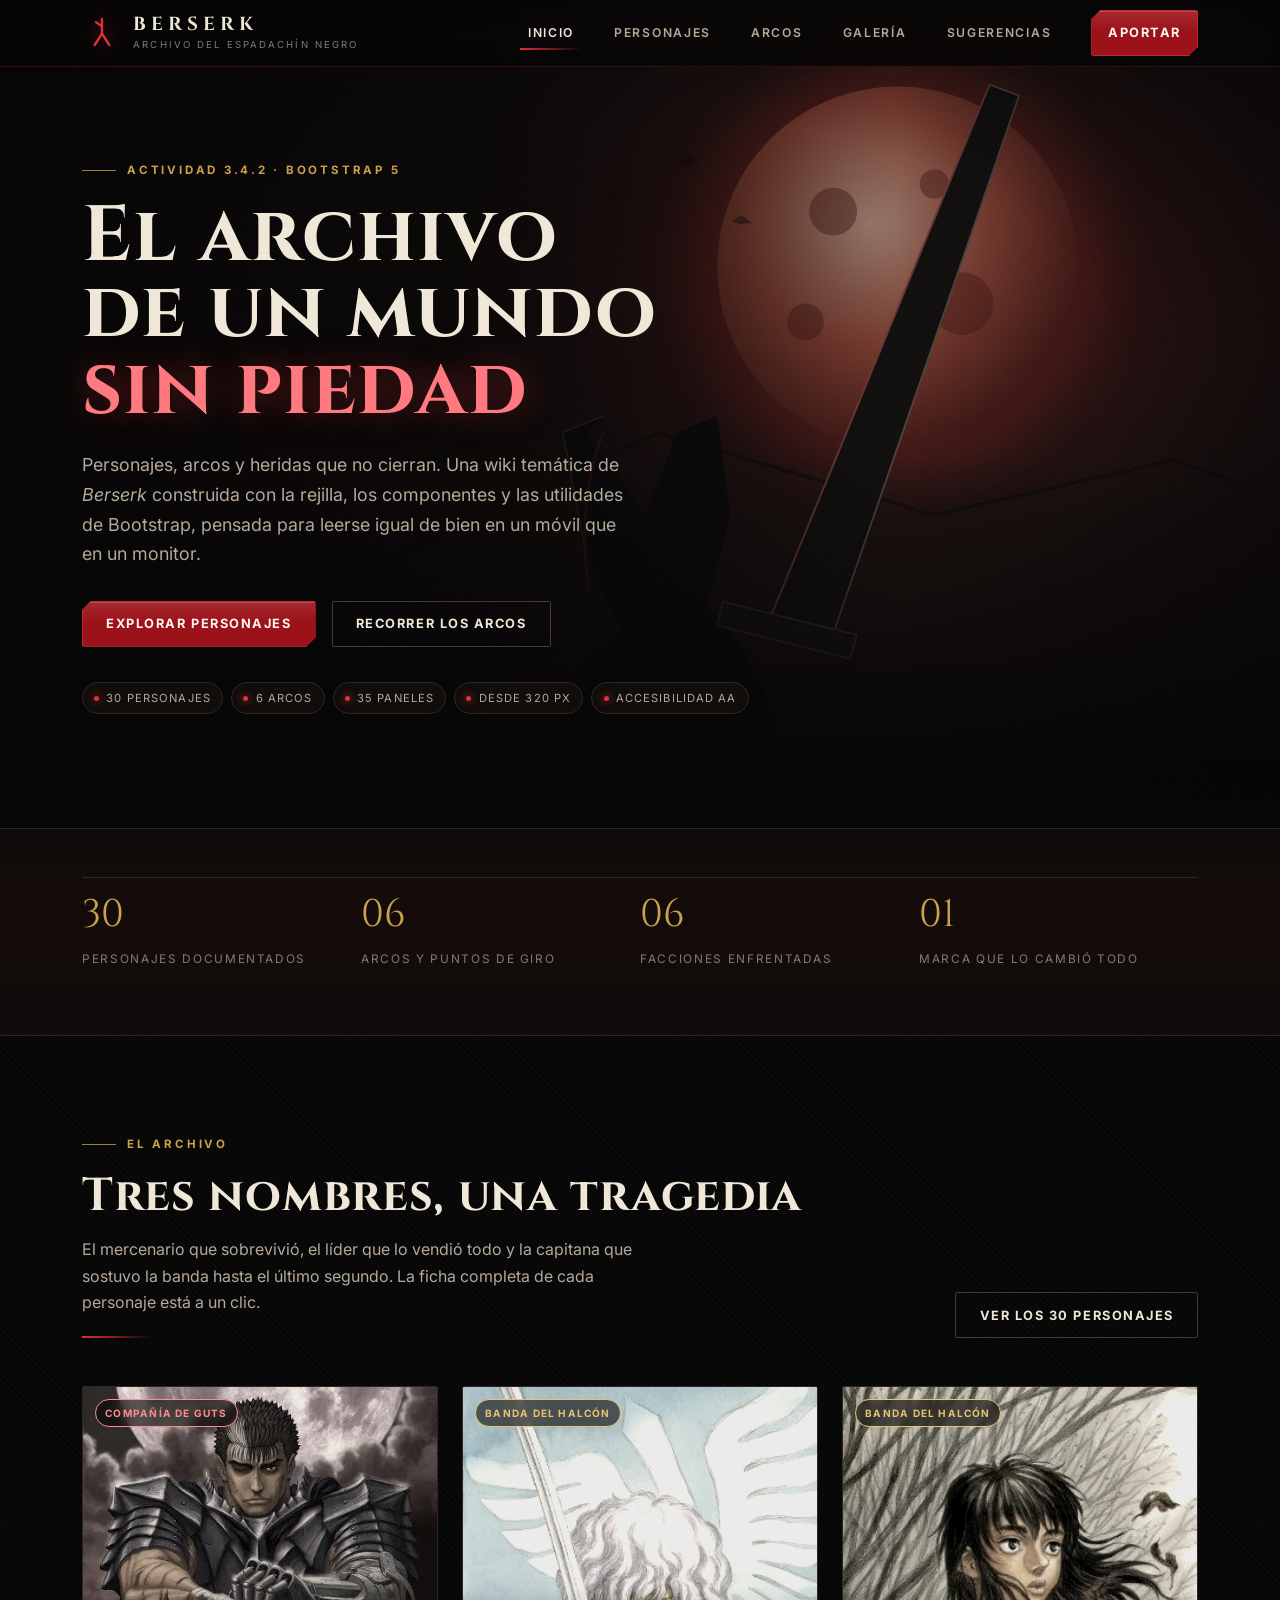
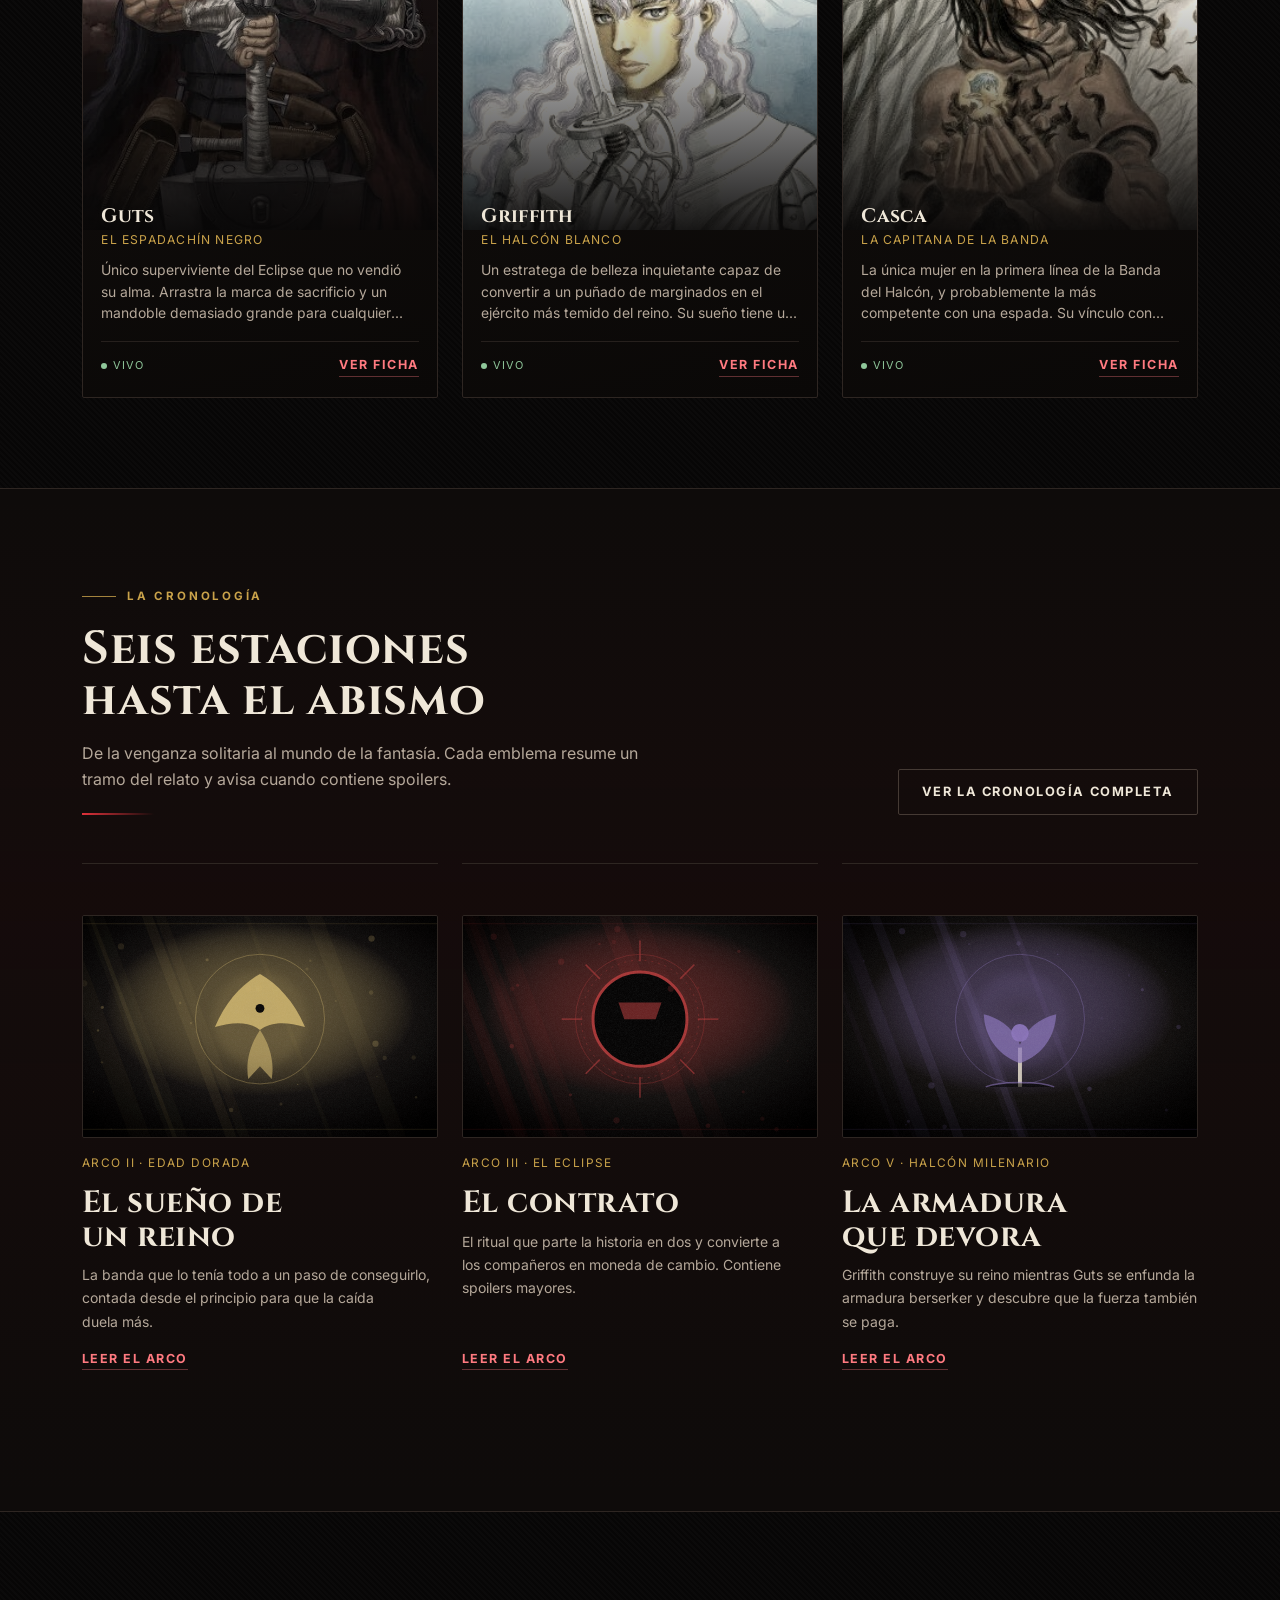
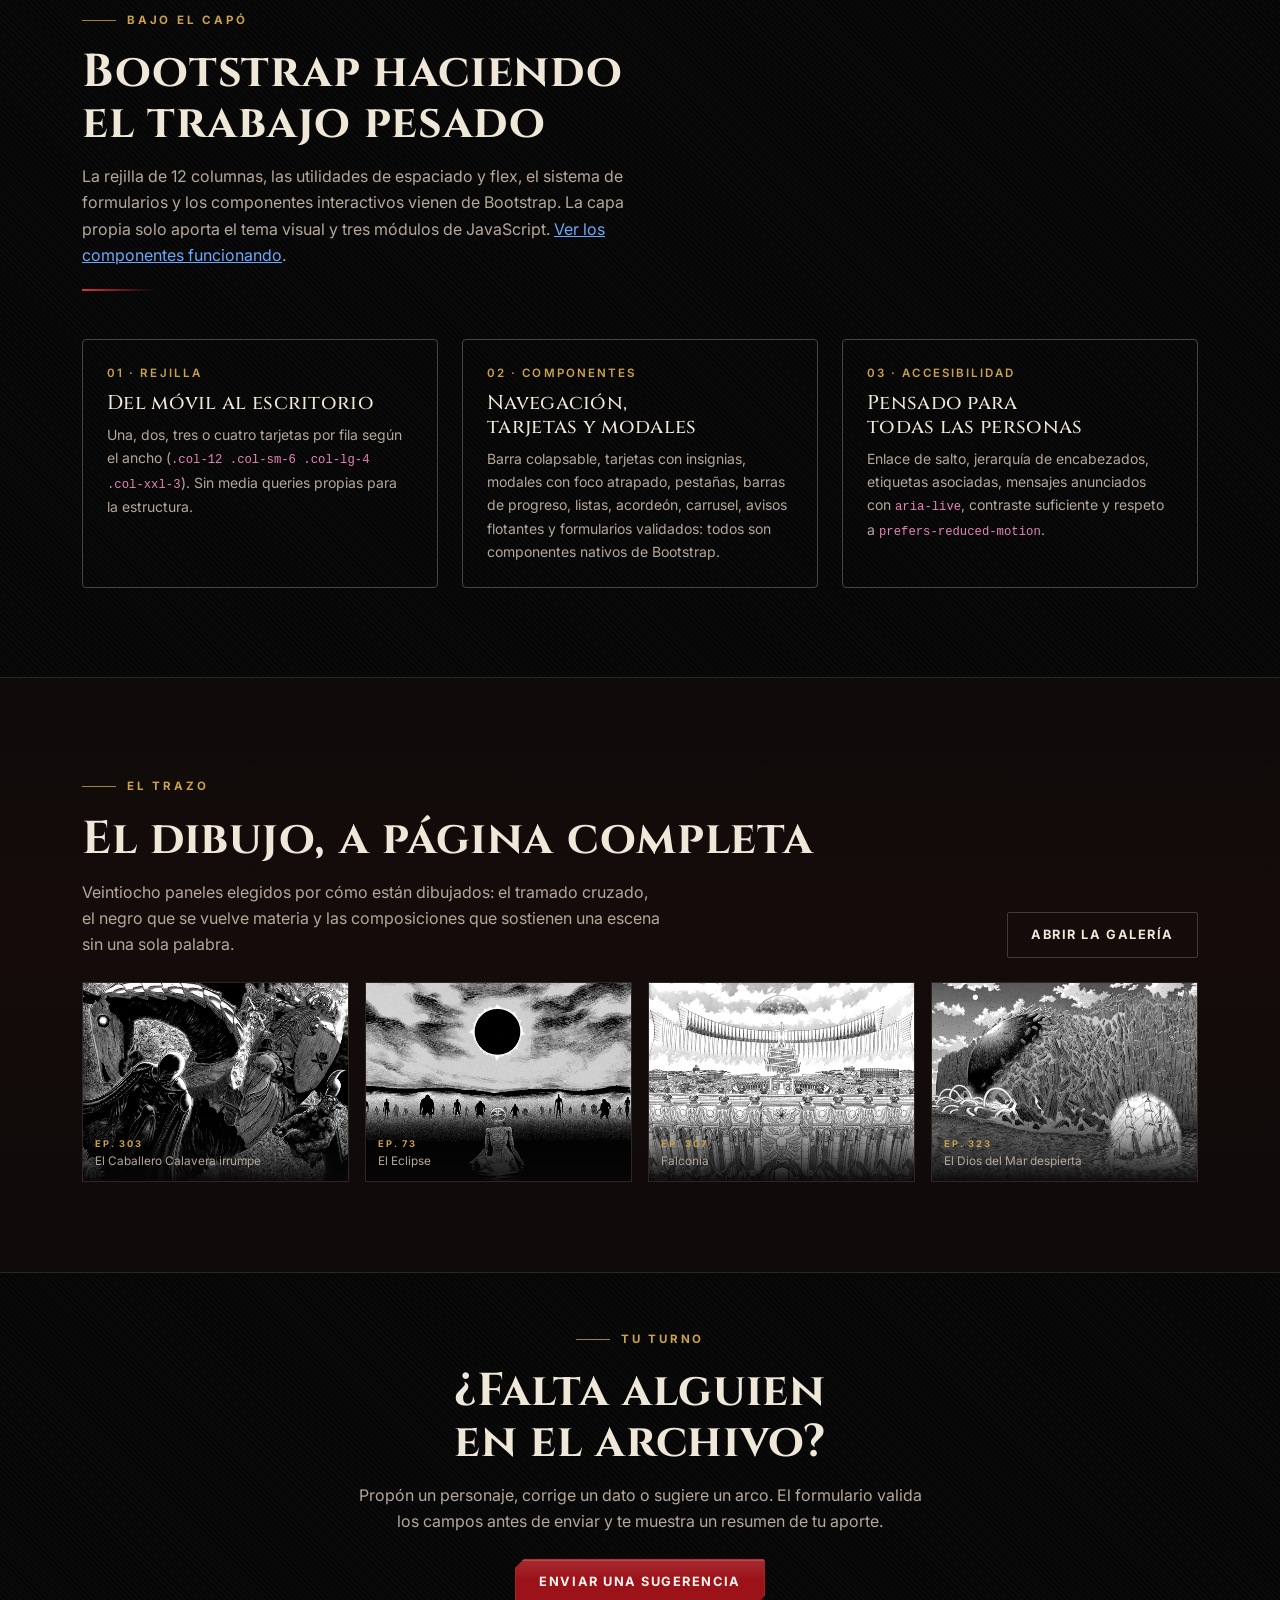
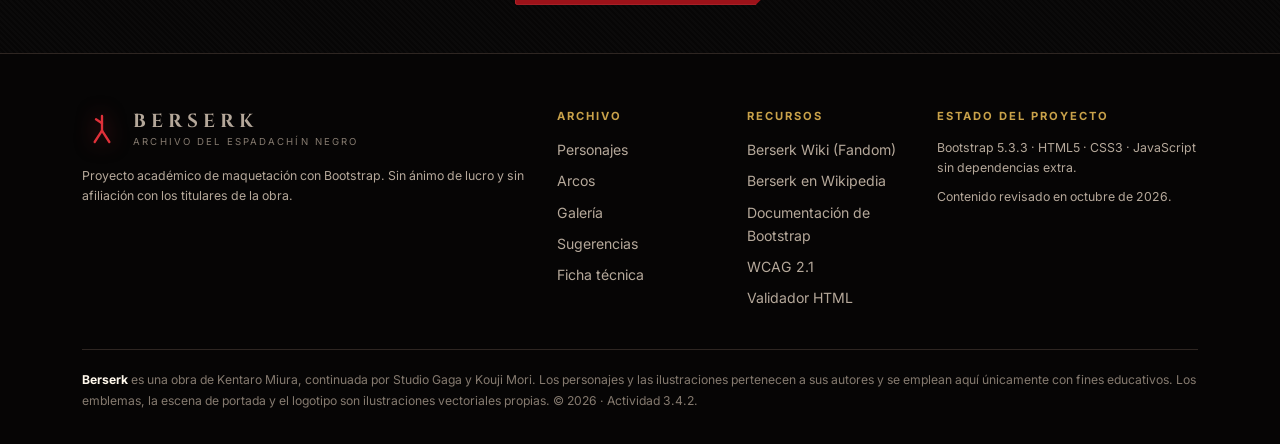
<file: index.html>
<!DOCTYPE html>
<html lang="es" data-bs-theme="dark">
<head>
  <meta charset="utf-8">
  <meta name="viewport" content="width=device-width, initial-scale=1">
  <title>Archivo del Espadachín Negro · Wiki de Berserk</title>
  <meta name="description" content="Archivo ilustrado de Berserk: personajes, arcos argumentales y formulario de sugerencias. Interfaz responsiva construida con Bootstrap 5.3.3 para la actividad 3.4.2.">
  <meta name="author" content="Luis · Actividad 3.4.2">
  <meta name="theme-color" content="#070606">

  <!-- Open Graph: cómo se verá el enlace al compartirlo -->
  <meta property="og:type" content="website">
  <meta property="og:title" content="Archivo del Espadachín Negro · Wiki de Berserk">
  <meta property="og:description" content="Personajes, arcos y formularios de una wiki temática de Berserk hecha con Bootstrap.">
  <meta property="og:image" content="assets/img/heroe.svg">

  <link rel="icon" href="assets/img/favicon.svg" type="image/svg+xml">

  <!-- Tipografías: Cinzel para títulos e Inter para texto. Si no hay conexión,
       el navegador usa las familias de reserva declaradas en la hoja de estilos. -->
  <link rel="preconnect" href="https://fonts.googleapis.com">
  <link rel="preconnect" href="https://fonts.gstatic.com" crossorigin>
  <link href="https://fonts.googleapis.com/css2?family=Cinzel:wght@600;700&family=Inter:wght@400;500;600;700&display=swap" rel="stylesheet">

  <!-- Bootstrap 5.3.3 alojado en el propio proyecto: funciona sin conexión. -->
  <link rel="stylesheet" href="assets/vendor/bootstrap.min.css">
  <link rel="stylesheet" href="assets/css/estilos.css">
  <!-- Marca que JavaScript está activo: sin él, el contenido se muestra sin animaciones. -->
  <script>document.documentElement.classList.add("js");</script>
</head>
<body>
  <a class="emi-skip" href="#contenido">Saltar al contenido principal</a>

  <!-- =====================================================================
       CABECERA Y NAVEGACIÓN
       ===================================================================== -->
  <header>
    <nav class="navbar navbar-expand-lg fixed-top emi-navbar" aria-label="Navegación principal">
      <div class="container">
        <a class="navbar-brand emi-marca" href="index.html" aria-label="Archivo del Espadachín Negro, ir al inicio">
          <svg class="emi-marca__sello" viewBox="0 0 120 120" aria-hidden="true" focusable="false">
            <g fill="none" stroke="currentColor" stroke-width="7" stroke-linecap="round" stroke-linejoin="round">
              <path d="M60 18 L60 62"/><path d="M60 62 L38 96"/><path d="M60 62 L82 96"/><path d="M60 40 L42 28"/>
            </g>
          </svg>
          <span class="emi-marca__texto">
            <span class="emi-marca__titulo">Berserk</span>
            <span class="emi-marca__sub">Archivo del Espadachín Negro</span>
          </span>
        </a>

        <button class="navbar-toggler" type="button" data-bs-toggle="collapse" data-bs-target="#menuPrincipal"
                aria-controls="menuPrincipal" aria-expanded="false" aria-label="Abrir o cerrar el menú">
          <span class="navbar-toggler-icon"></span>
        </button>

        <div class="collapse navbar-collapse" id="menuPrincipal">
          <ul class="navbar-nav ms-auto align-items-lg-center gap-lg-4">
            <li class="nav-item"><a class="nav-link" href="index.html" aria-current="page">Inicio</a></li>
            <li class="nav-item"><a class="nav-link" href="personajes.html">Personajes</a></li>
            <li class="nav-item"><a class="nav-link" href="arcos.html">Arcos</a></li>
            <li class="nav-item"><a class="nav-link" href="galeria.html">Galería</a></li>
            <li class="nav-item"><a class="nav-link" href="sugerencias.html">Sugerencias</a></li>
            <li class="nav-item ms-lg-2">
              <a class="btn btn-sangre btn-sm px-3" href="sugerencias.html">Aportar</a>
            </li>
          </ul>
        </div>
      </div>
    </nav>
  </header>

  <main id="contenido">
    <!-- ===================================================================
         PORTADA
         =================================================================== -->
    <section class="emi-hero" aria-labelledby="tituloPortada">
      <div class="container">
        <div class="row">
          <div class="col-12 col-lg-10 col-xl-8">
            <div class="emi-hero__contenido">
              <p class="emi-eyebrow">Actividad 3.4.2 · Bootstrap 5</p>
              <h1 id="tituloPortada">El archivo de un mundo <em>sin piedad</em></h1>
              <p class="emi-hero__entradilla">
                Personajes, arcos y heridas que no cierran. Una wiki temática de
                <cite>Berserk</cite> construida con la rejilla, los componentes y las utilidades
                de Bootstrap, pensada para leerse igual de bien en un móvil que en un monitor.
              </p>

              <div class="d-flex flex-column flex-sm-row gap-3 emi-acciones">
                <a class="btn btn-sangre" href="personajes.html">Explorar personajes</a>
                <a class="btn btn-fantasma" href="arcos.html">Recorrer los arcos</a>
              </div>

              <ul class="emi-chips" aria-label="Datos del proyecto">
                <li class="emi-chip">30 personajes</li>
                <li class="emi-chip">6 arcos</li>
                <li class="emi-chip">35 paneles</li>
                <li class="emi-chip">Desde 320 px</li>
                <li class="emi-chip">Accesibilidad AA</li>
              </ul>
            </div>
          </div>
        </div>
      </div>
    </section>

    <!-- ===================================================================
         CIFRAS DEL ARCHIVO
         =================================================================== -->
    <section class="emi-seccion--alterna py-4 py-md-5" aria-label="Cifras del archivo">
      <div class="container">
        <div class="row g-0">
          <div class="col-6 col-lg-3">
            <div class="emi-dato reveal">
              <p class="emi-dato__cifra">30</p>
              <p class="emi-dato__texto">Personajes documentados</p>
            </div>
          </div>
          <div class="col-6 col-lg-3">
            <div class="emi-dato reveal">
              <p class="emi-dato__cifra">06</p>
              <p class="emi-dato__texto">Arcos y puntos de giro</p>
            </div>
          </div>
          <div class="col-6 col-lg-3">
            <div class="emi-dato reveal">
              <p class="emi-dato__cifra">06</p>
              <p class="emi-dato__texto">Facciones enfrentadas</p>
            </div>
          </div>
          <div class="col-6 col-lg-3">
            <div class="emi-dato reveal">
              <p class="emi-dato__cifra">01</p>
              <p class="emi-dato__texto">Marca que lo cambió todo</p>
            </div>
          </div>
        </div>
      </div>
    </section>

    <!-- ===================================================================
         PERSONAJES DESTACADOS
         =================================================================== -->
    <section class="emi-seccion" id="destacados" aria-labelledby="tituloDestacados">
      <div class="container">
        <div class="row align-items-end gy-4 mb-4 mb-lg-5">
          <div class="col-12 col-lg-8">
            <p class="emi-eyebrow">El archivo</p>
            <h2 class="emi-titulo" id="tituloDestacados">Tres nombres, una tragedia</h2>
            <p class="emi-seccion__intro mb-0">
              El mercenario que sobrevivió, el líder que lo vendió todo y la capitana
              que sostuvo la banda hasta el último segundo. La ficha completa de cada
              personaje está a un clic.
            </p>
            <hr class="emi-filete">
          </div>
          <div class="col-12 col-lg-4 text-lg-end">
            <a class="btn btn-fantasma" href="personajes.html">Ver los 30 personajes</a>
          </div>
        </div>

        <div class="row g-4">
          <div class="col-12 col-md-6 col-lg-4 reveal">
            <article class="card-archivo">
              <div class="card-archivo__media">
                <img src="assets/img/personajes/guts.jpg" alt="Guts, el Espadachín Negro, con su armadura y su enorme espada"
                     width="400" height="500" loading="lazy" decoding="async">
                <span class="emi-badge emi-badge--guts emi-badge--posicion">Compañía de Guts</span>
              </div>
              <div class="card-archivo__cuerpo">
                <h3 class="card-archivo__nombre">Guts</h3>
                <p class="card-archivo__epiteto">El Espadachín Negro</p>
                <p class="card-archivo__resumen">
                  Único superviviente del Eclipse que no vendió su alma. Arrastra la marca
                  de sacrificio y un mandoble demasiado grande para cualquier otra persona.
                </p>
                <div class="card-archivo__pie">
                  <span class="emi-estado emi-estado--vivo">Vivo</span>
                  <a class="btn-enlace" href="personajes.html#guts">Ver ficha</a>
                </div>
              </div>
            </article>
          </div>

          <div class="col-12 col-md-6 col-lg-4 reveal">
            <article class="card-archivo">
              <div class="card-archivo__media">
                <img src="assets/img/personajes/griffith.jpg" alt="Griffith, el Halcón Blanco, con armadura blanca y espada"
                     width="400" height="500" loading="lazy" decoding="async">
                <span class="emi-badge emi-badge--halcon emi-badge--posicion">Banda del Halcón</span>
              </div>
              <div class="card-archivo__cuerpo">
                <h3 class="card-archivo__nombre">Griffith</h3>
                <p class="card-archivo__epiteto">El Halcón Blanco</p>
                <p class="card-archivo__resumen">
                  Un estratega de belleza inquietante capaz de convertir a un puñado de
                  marginados en el ejército más temido del reino. Su sueño tiene un precio.
                </p>
                <div class="card-archivo__pie">
                  <span class="emi-estado emi-estado--vivo">Vivo</span>
                  <a class="btn-enlace" href="personajes.html#griffith">Ver ficha</a>
                </div>
              </div>
            </article>
          </div>

          <div class="col-12 col-md-6 col-lg-4 reveal">
            <article class="card-archivo">
              <div class="card-archivo__media">
                <img src="assets/img/personajes/casca.jpg" alt="Casca junto a Puck, con su armadura y mirada cansada"
                     width="400" height="500" loading="lazy" decoding="async">
                <span class="emi-badge emi-badge--halcon emi-badge--posicion">Banda del Halcón</span>
              </div>
              <div class="card-archivo__cuerpo">
                <h3 class="card-archivo__nombre">Casca</h3>
                <p class="card-archivo__epiteto">La Capitana de la Banda</p>
                <p class="card-archivo__resumen">
                  La única mujer en la primera línea de la Banda del Halcón, y probablemente
                  la más competente con una espada. Su vínculo con Guts cambia el rumbo.
                </p>
                <div class="card-archivo__pie">
                  <span class="emi-estado emi-estado--vivo">Vivo</span>
                  <a class="btn-enlace" href="personajes.html#casca">Ver ficha</a>
                </div>
              </div>
            </article>
          </div>
        </div>
      </div>
    </section>

    <!-- ===================================================================
         ARCOS DESTACADOS
         =================================================================== -->
    <section class="emi-seccion emi-seccion--alterna" id="arcos-destacados" aria-labelledby="tituloArcos">
      <div class="container">
        <div class="row align-items-end gy-4 mb-4 mb-lg-5">
          <div class="col-12 col-lg-8">
            <p class="emi-eyebrow">La cronología</p>
            <h2 class="emi-titulo" id="tituloArcos">Seis estaciones hasta el abismo</h2>
            <p class="emi-seccion__intro mb-0">
              De la venganza solitaria al mundo de la fantasía. Cada emblema resume un
              tramo del relato y avisa cuando contiene spoilers.
            </p>
            <hr class="emi-filete">
          </div>
          <div class="col-12 col-lg-4 text-lg-end">
            <a class="btn btn-fantasma" href="arcos.html">Ver la cronología completa</a>
          </div>
        </div>

        <div class="row g-4">
          <div class="col-12 col-md-4 reveal">
            <article class="arco h-100 d-flex flex-column">
              <div class="arco__imagen mb-3">
                <img src="assets/img/arcos/edad-dorada.svg" alt="Emblema con la silueta de un halcón"
                     width="800" height="450" loading="lazy" decoding="async">
              </div>
              <p class="arco__meta">Arco II · Edad Dorada</p>
              <h3 class="arco__titulo">El sueño de un reino</h3>
              <p class="emi-texto-tenue small mb-3">
                La banda que lo tenía todo a un paso de conseguirlo, contada desde el
                principio para que la caída duela más.
              </p>
              <a class="btn-enlace mt-auto align-self-start" href="arcos.html#edad-dorada">Leer el arco</a>
            </article>
          </div>

          <div class="col-12 col-md-4 reveal">
            <article class="arco h-100 d-flex flex-column">
              <div class="arco__imagen mb-3">
                <img src="assets/img/arcos/eclipse.svg" alt="Emblema de un eclipse con corona de rayos"
                     width="800" height="450" loading="lazy" decoding="async">
              </div>
              <p class="arco__meta">Arco III · El Eclipse</p>
              <h3 class="arco__titulo">El contrato</h3>
              <p class="emi-texto-tenue small mb-3">
                El ritual que parte la historia en dos y convierte a los compañeros en
                moneda de cambio. Contiene spoilers mayores.
              </p>
              <a class="btn-enlace mt-auto align-self-start" href="arcos.html#eclipse">Leer el arco</a>
            </article>
          </div>

          <div class="col-12 col-md-4 reveal">
            <article class="arco h-100 d-flex flex-column">
              <div class="arco__imagen mb-3">
                <img src="assets/img/arcos/halcon-milenario.svg" alt="Emblema con un árbol y una luna creciente"
                     width="800" height="450" loading="lazy" decoding="async">
              </div>
              <p class="arco__meta">Arco V · Halcón Milenario</p>
              <h3 class="arco__titulo">La armadura que devora</h3>
              <p class="emi-texto-tenue small mb-3">
                Griffith construye su reino mientras Guts se enfunda la armadura berserker
                y descubre que la fuerza también se paga.
              </p>
              <a class="btn-enlace mt-auto align-self-start" href="arcos.html#halcon-milenario">Leer el arco</a>
            </article>
          </div>
        </div>
      </div>
    </section>

    <!-- ===================================================================
         CÓMO ESTÁ CONSTRUIDO (rastro técnico para la evaluación)
         =================================================================== -->
    <section class="emi-seccion" id="tecnica" aria-labelledby="tituloTecnica">
      <div class="container">
        <div class="row gy-4 mb-4 mb-lg-5">
          <div class="col-12 col-lg-8">
            <p class="emi-eyebrow">Bajo el capó</p>
            <h2 class="emi-titulo" id="tituloTecnica">Bootstrap haciendo el trabajo pesado</h2>
            <p class="emi-seccion__intro mb-0">
              La rejilla de 12 columnas, las utilidades de espaciado y flex, el sistema de
              formularios y los componentes interactivos vienen de Bootstrap. La capa
              propia solo aporta el tema visual y tres módulos de JavaScript.
              <a href="personajes.html#radiografia">Ver los componentes funcionando</a>.
            </p>
            <hr class="emi-filete">
          </div>
        </div>

        <div class="row g-4">
          <div class="col-12 col-md-4 reveal">
            <div class="h-100 p-4 border border-secondary-subtle rounded-1">
              <p class="emi-mini emi-texto-oro mb-2">01 · Rejilla</p>
              <h3 class="h5 mb-2">Del móvil al escritorio</h3>
              <p class="emi-texto-tenue small mb-0">
                Una, dos, tres o cuatro tarjetas por fila según el ancho
                (<code>.col-12 .col-sm-6 .col-lg-4 .col-xxl-3</code>). Sin media queries
                propias para la estructura.
              </p>
            </div>
          </div>
          <div class="col-12 col-md-4 reveal">
            <div class="h-100 p-4 border border-secondary-subtle rounded-1">
              <p class="emi-mini emi-texto-oro mb-2">02 · Componentes</p>
              <h3 class="h5 mb-2">Navegación, tarjetas y modales</h3>
              <p class="emi-texto-tenue small mb-0">
                Barra colapsable, tarjetas con insignias, modales con foco atrapado,
                pestañas, barras de progreso, listas, acordeón, carrusel, avisos flotantes
                y formularios validados: todos son componentes nativos de Bootstrap.
              </p>
            </div>
          </div>
          <div class="col-12 col-md-4 reveal">
            <div class="h-100 p-4 border border-secondary-subtle rounded-1">
              <p class="emi-mini emi-texto-oro mb-2">03 · Accesibilidad</p>
              <h3 class="h5 mb-2">Pensado para todas las personas</h3>
              <p class="emi-texto-tenue small mb-0">
                Enlace de salto, jerarquía de encabezados, etiquetas asociadas, mensajes
                anunciados con <code>aria-live</code>, contraste suficiente y respeto a
                <code>prefers-reduced-motion</code>.
              </p>
            </div>
          </div>
        </div>
      </div>
    </section>

    <!-- ===================================================================
         GALERÍA (avance)
         =================================================================== -->
    <section class="emi-seccion emi-seccion--alterna" id="galeria-avance" aria-labelledby="tituloGaleria">
      <div class="container">
        <div class="row align-items-end gy-3 mb-4">
          <div class="col-12 col-lg-8">
            <p class="emi-eyebrow">El trazo</p>
            <h2 class="emi-titulo" id="tituloGaleria">El dibujo, a página completa</h2>
            <p class="emi-seccion__intro mb-0">
              Veintiocho paneles elegidos por cómo están dibujados: el tramado cruzado, el
              negro que se vuelve materia y las composiciones que sostienen una escena sin
              una sola palabra.
            </p>
          </div>
          <div class="col-12 col-lg-4 text-lg-end">
            <a class="btn btn-fantasma" href="galeria.html">Abrir la galería</a>
          </div>
        </div>

        <div class="row g-3">
          <div class="col-6 col-lg-3">
            <a class="emi-avance" href="galeria.html?panel=skull-knight-femto">
              <img src="assets/img/paneles/skull-knight-femto-min.webp"
                   alt="El Caballero Calavera frente a Femto" width="520" height="383" loading="lazy" decoding="async">
              <span class="emi-avance__pie"><strong>Ep. 303</strong> El Caballero Calavera irrumpe</span>
            </a>
          </div>
          <div class="col-6 col-lg-3">
            <a class="emi-avance" href="galeria.html?panel=eclipse">
              <img src="assets/img/paneles/eclipse-min.webp"
                   alt="El Eclipse: un sol negro sobre un campo de figuras" width="520" height="466" loading="lazy" decoding="async">
              <span class="emi-avance__pie"><strong>Ep. 73</strong> El Eclipse</span>
            </a>
          </div>
          <div class="col-6 col-lg-3">
            <a class="emi-avance" href="galeria.html?panel=falconia">
              <img src="assets/img/paneles/falconia-min.webp"
                   alt="Vista panorámica de Falconia" width="520" height="369" loading="lazy" decoding="async">
              <span class="emi-avance__pie"><strong>Ep. 307</strong> Falconia</span>
            </a>
          </div>
          <div class="col-6 col-lg-3">
            <a class="emi-avance" href="galeria.html?panel=dios-del-mar">
              <img src="assets/img/paneles/dios-del-mar-min.webp"
                   alt="El Dios del Mar rompe la superficie" width="520" height="370" loading="lazy" decoding="async">
              <span class="emi-avance__pie"><strong>Ep. 323</strong> El Dios del Mar despierta</span>
            </a>
          </div>
        </div>
      </div>
    </section>

    <!-- ===================================================================
         LLAMADA A LA ACCIÓN
         =================================================================== -->
    <section class="py-5" aria-labelledby="tituloCta">
      <div class="container">
        <div class="row justify-content-center text-center">
          <div class="col-12 col-lg-8 reveal">
            <p class="emi-eyebrow justify-content-center">Tu turno</p>
            <h2 class="emi-titulo" id="tituloCta">¿Falta alguien en el archivo?</h2>
            <p class="emi-seccion__intro mx-auto mb-4">
              Propón un personaje, corrige un dato o sugiere un arco. El formulario valida
              los campos antes de enviar y te muestra un resumen de tu aporte.
            </p>
            <a class="btn btn-sangre" href="sugerencias.html">Enviar una sugerencia</a>
          </div>
        </div>
      </div>
    </section>
  </main>

  <!-- =====================================================================
       PIE DE PÁGINA
       ===================================================================== -->
  <footer class="emi-footer">
    <div class="container">
      <div class="row g-4">
        <div class="col-12 col-lg-5">
          <a class="emi-marca mb-3" href="index.html" aria-label="Archivo del Espadachín Negro, ir al inicio">
            <svg class="emi-marca__sello" viewBox="0 0 120 120" aria-hidden="true" focusable="false">
              <g fill="none" stroke="currentColor" stroke-width="7" stroke-linecap="round" stroke-linejoin="round">
                <path d="M60 18 L60 62"/><path d="M60 62 L38 96"/><path d="M60 62 L82 96"/><path d="M60 40 L42 28"/>
              </g>
            </svg>
            <span class="emi-marca__texto">
              <span class="emi-marca__titulo">Berserk</span>
              <span class="emi-marca__sub">Archivo del Espadachín Negro</span>
            </span>
          </a>
          <p class="small mb-0">
            Proyecto académico de maquetación con Bootstrap. Sin ánimo de lucro y sin
            afiliación con los titulares de la obra.
          </p>
        </div>

        <div class="col-6 col-lg-2">
          <h2>Archivo</h2>
          <ul class="emi-footer__lista">
            <li><a href="personajes.html">Personajes</a></li>
            <li><a href="arcos.html">Arcos</a></li>
            <li><a href="galeria.html">Galería</a></li>
            <li><a href="sugerencias.html">Sugerencias</a></li>
            <li><a href="index.html#tecnica">Ficha técnica</a></li>
          </ul>
        </div>

        <div class="col-6 col-lg-2">
          <h2>Recursos</h2>
          <ul class="emi-footer__lista">
            <li><a href="https://berserk.fandom.com/wiki/Berserk_Wiki" target="_blank" rel="noopener noreferrer">Berserk Wiki (Fandom)</a></li>
            <li><a href="https://es.wikipedia.org/wiki/Berserk_(manga)" target="_blank" rel="noopener noreferrer">Berserk en Wikipedia</a></li>
            <li><a href="https://getbootstrap.com/docs/5.3/" target="_blank" rel="noopener noreferrer">Documentación de Bootstrap</a></li>
            <li><a href="https://www.w3.org/WAI/WCAG21/quickref/" target="_blank" rel="noopener noreferrer">WCAG 2.1</a></li>
            <li><a href="https://validator.w3.org/" target="_blank" rel="noopener noreferrer">Validador HTML</a></li>
          </ul>
        </div>

        <div class="col-12 col-lg-3">
          <h2>Estado del proyecto</h2>
          <p class="small mb-2">Bootstrap 5.3.3 · HTML5 · CSS3 · JavaScript sin dependencias extra.</p>
          <p class="small mb-0">
            Contenido revisado en <time datetime="2026-10-26">octubre de 2026</time>.
          </p>
        </div>
      </div>

      <p class="emi-footer__legal mb-0">
        <strong>Berserk</strong> es una obra de Kentaro Miura, continuada por Studio Gaga y
        Kouji Mori. Los personajes y las ilustraciones pertenecen a sus autores y se emplean
        aquí únicamente con fines educativos. Los emblemas, la escena de portada y el
        logotipo son ilustraciones vectoriales propias. © <span data-anio>2026</span> ·
        Actividad 3.4.2.
      </p>
    </div>
  </footer>

  <script src="assets/vendor/bootstrap.bundle.min.js"></script>
  <script src="assets/js/datos.js"></script>
  <script src="assets/js/comun.js"></script>
</body>
</html>
</file>
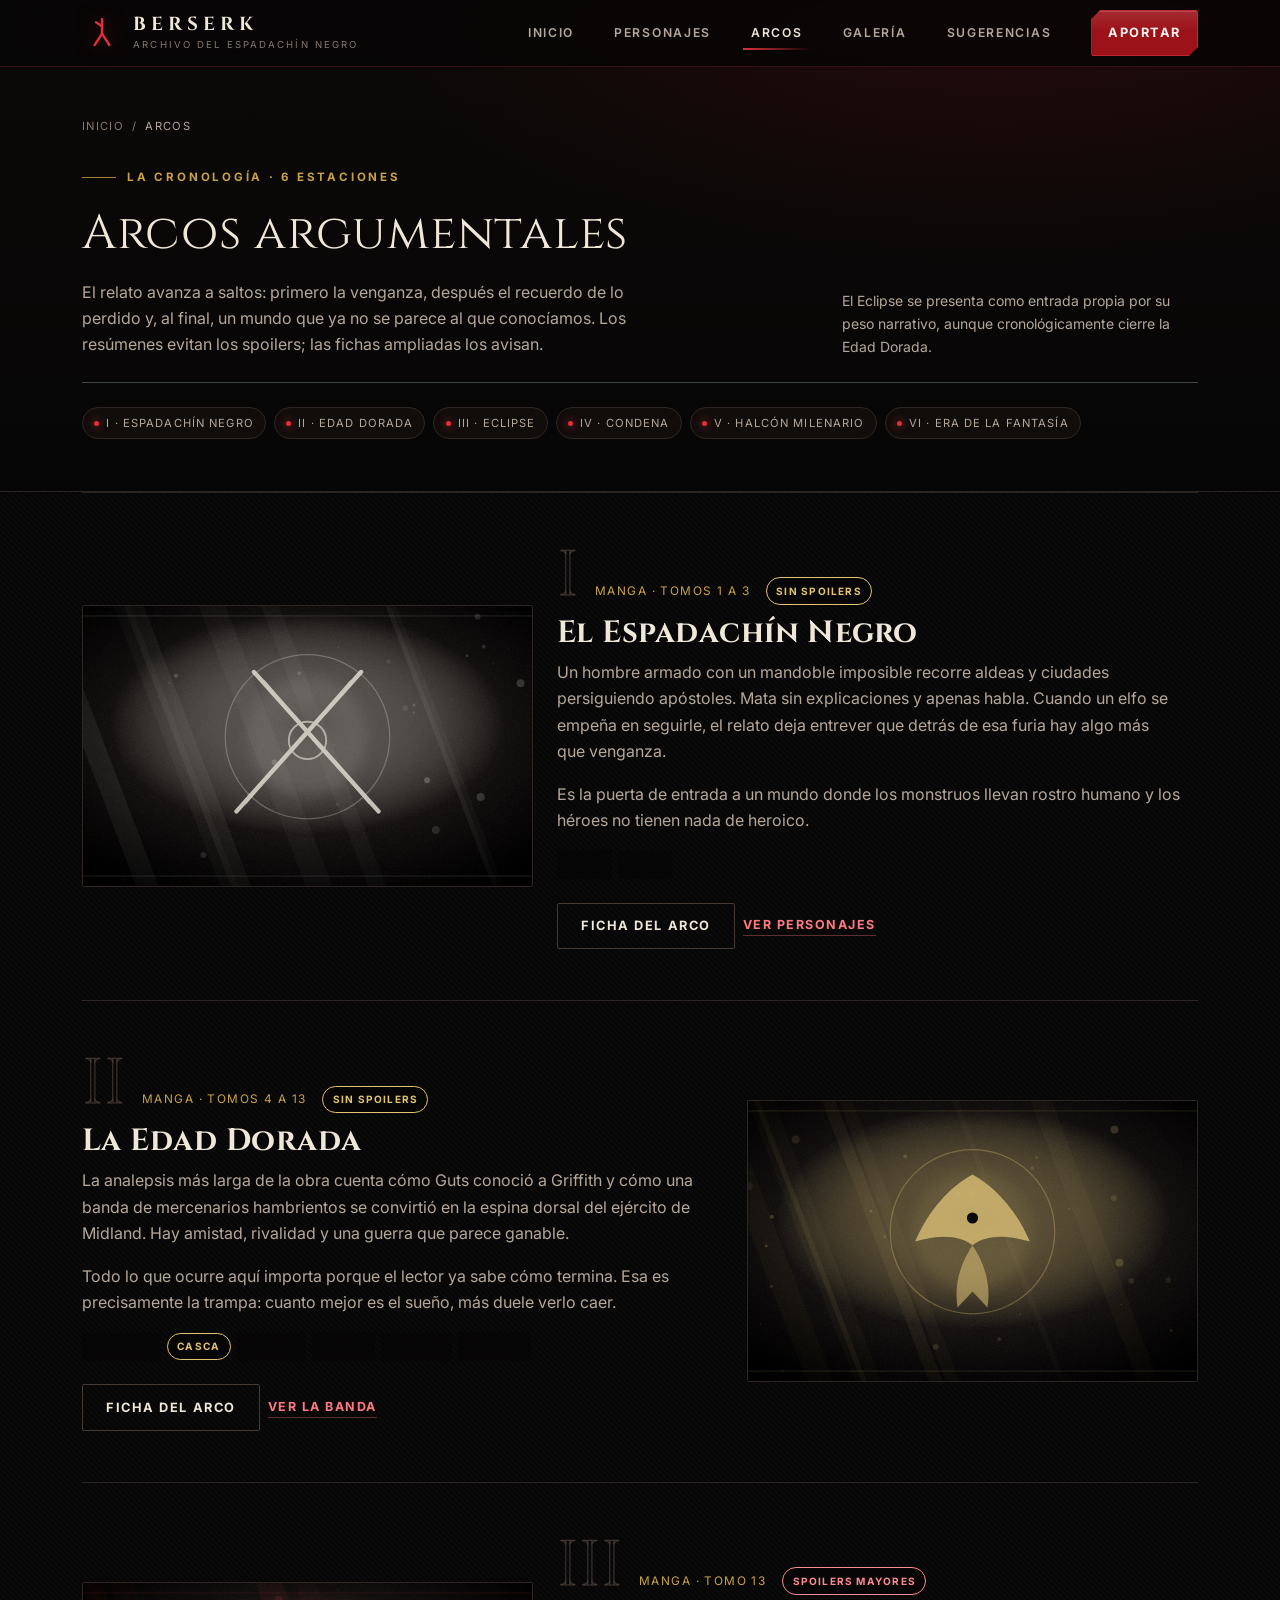
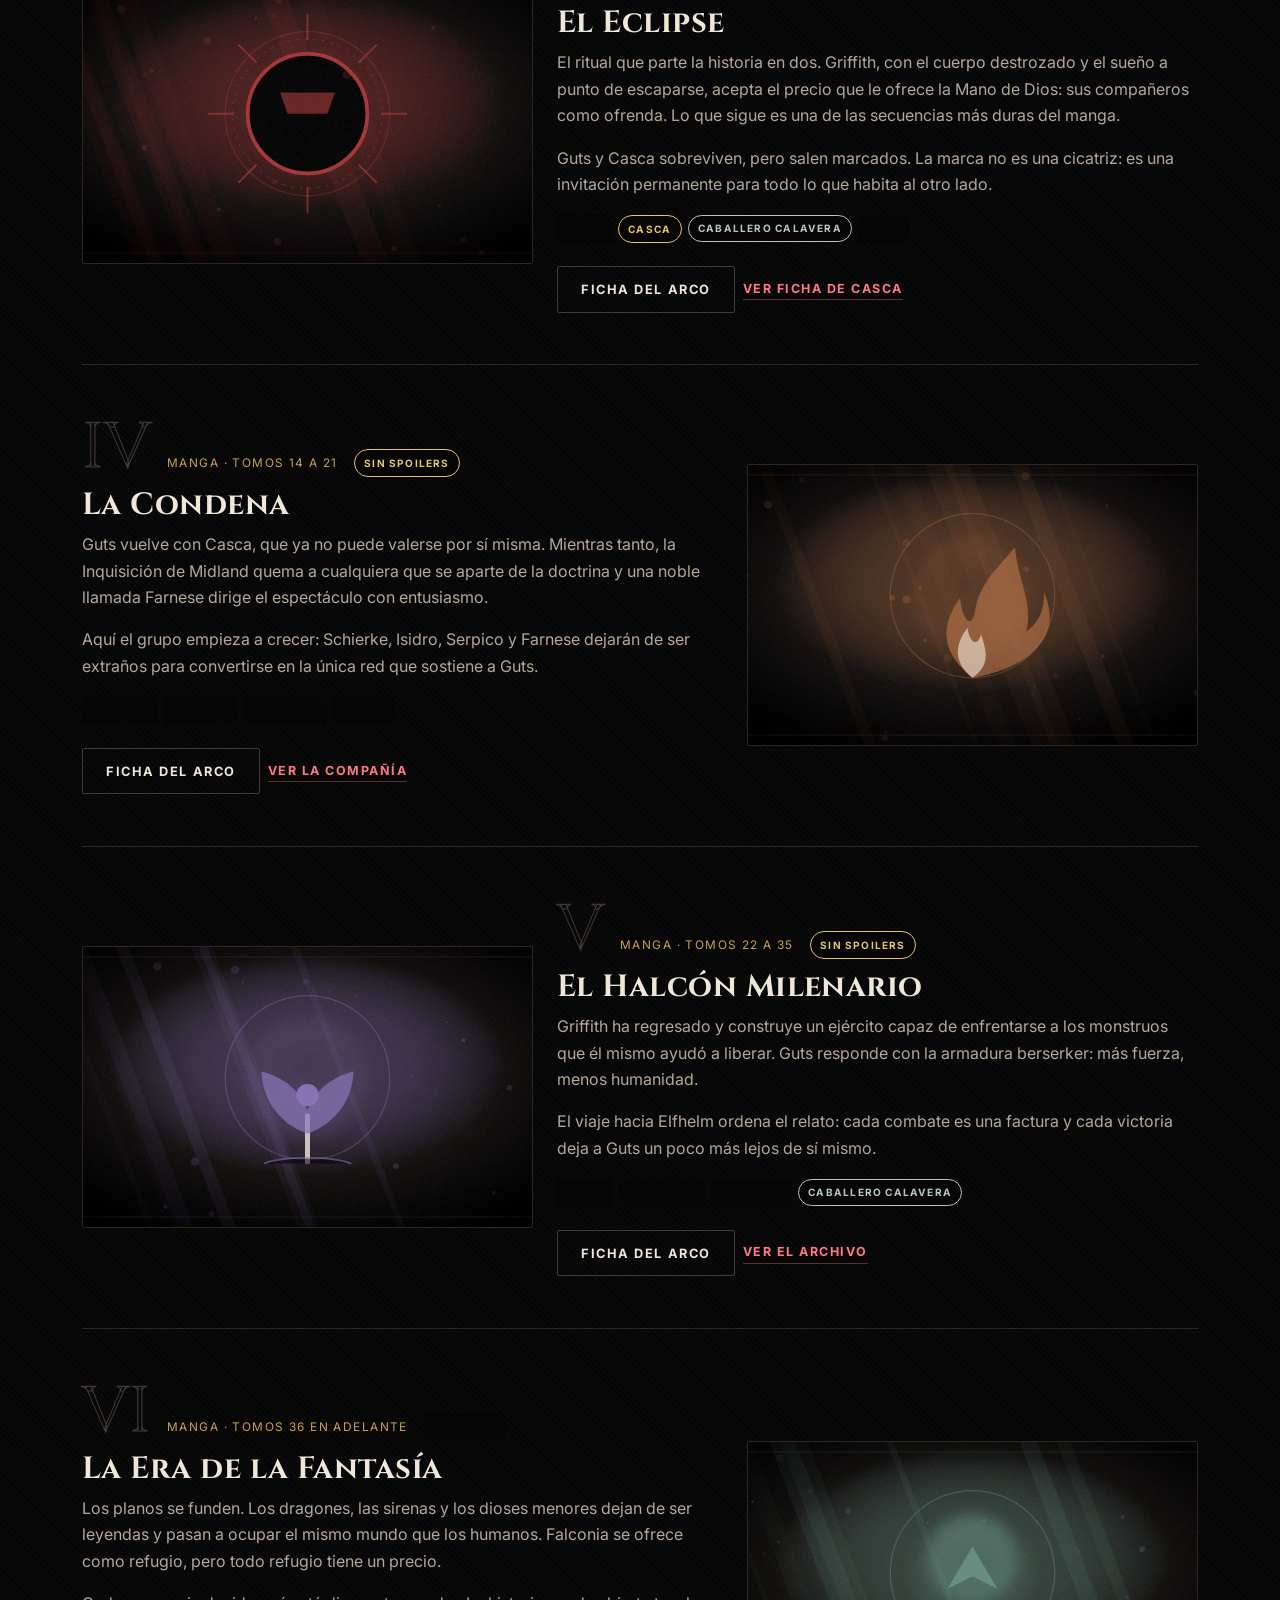
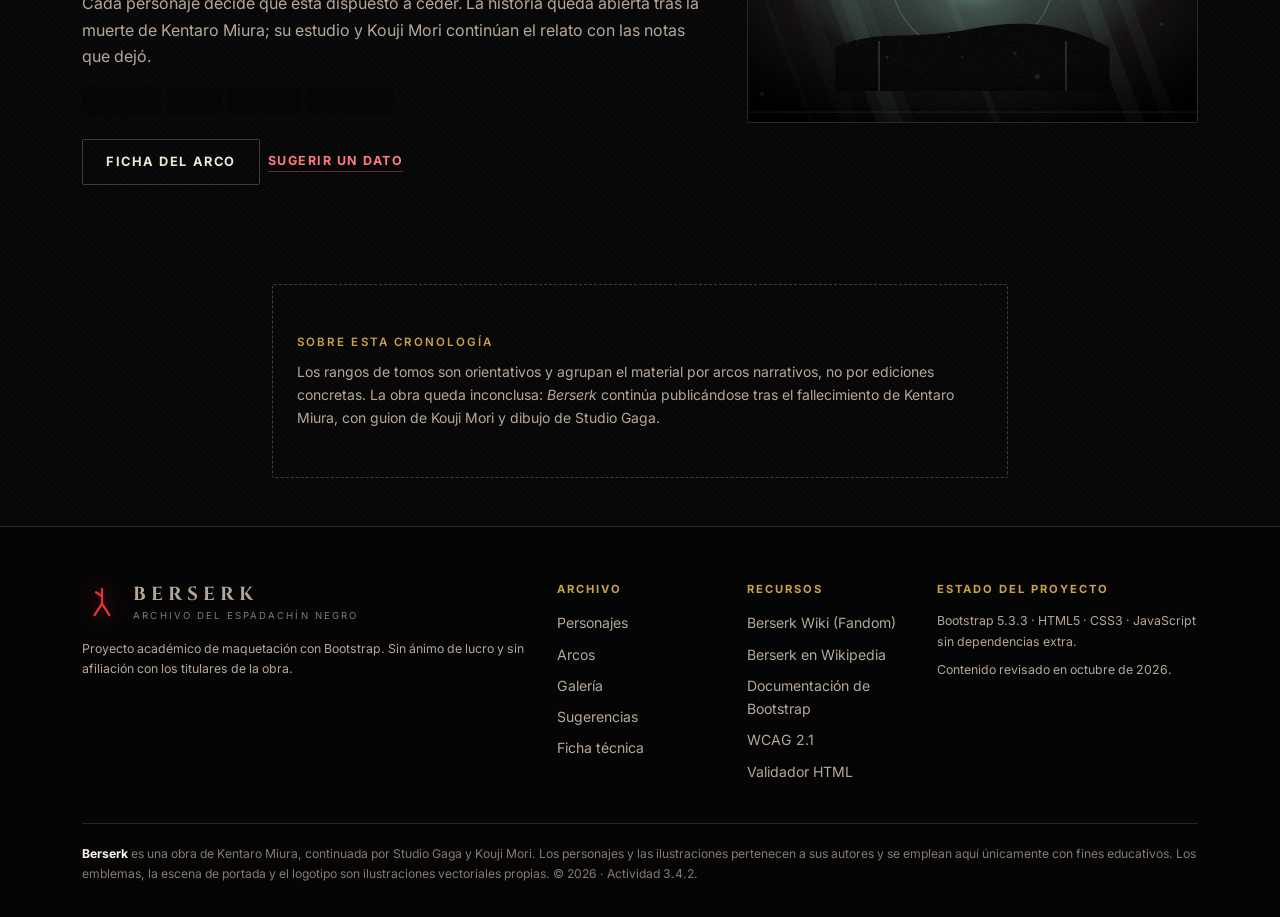
<file: arcos.html>
<!DOCTYPE html>
<html lang="es" data-bs-theme="dark">
<head>
  <meta charset="utf-8">
  <meta name="viewport" content="width=device-width, initial-scale=1">
  <title>Arcos argumentales · Archivo del Espadachín Negro</title>
  <meta name="description" content="Cronología de los arcos de Berserk: Espadachín Negro, Edad Dorada, Eclipse, Condena, Halcón Milenario y Era de la Fantasía, con fichas ampliadas en modal.">
  <meta name="author" content="Luis · Actividad 3.4.2">
  <meta name="theme-color" content="#070606">
  <link rel="icon" href="assets/img/favicon.svg" type="image/svg+xml">
  <link rel="preconnect" href="https://fonts.googleapis.com">
  <link rel="preconnect" href="https://fonts.gstatic.com" crossorigin>
  <link href="https://fonts.googleapis.com/css2?family=Cinzel:wght@600;700&family=Inter:wght@400;500;600;700&display=swap" rel="stylesheet">
  <link rel="stylesheet" href="assets/vendor/bootstrap.min.css">
  <link rel="stylesheet" href="assets/css/estilos.css">
  <!-- Marca que JavaScript está activo: sin él, el contenido se muestra sin animaciones. -->
  <script>document.documentElement.classList.add("js");</script>
</head>
<body>
  <a class="emi-skip" href="#contenido">Saltar al contenido principal</a>

  <header>
    <nav class="navbar navbar-expand-lg fixed-top emi-navbar" aria-label="Navegación principal">
      <div class="container">
        <a class="navbar-brand emi-marca" href="index.html" aria-label="Archivo del Espadachín Negro, ir al inicio">
          <svg class="emi-marca__sello" viewBox="0 0 120 120" aria-hidden="true" focusable="false">
            <g fill="none" stroke="currentColor" stroke-width="7" stroke-linecap="round" stroke-linejoin="round">
              <path d="M60 18 L60 62"/><path d="M60 62 L38 96"/><path d="M60 62 L82 96"/><path d="M60 40 L42 28"/>
            </g>
          </svg>
          <span class="emi-marca__texto">
            <span class="emi-marca__titulo">Berserk</span>
            <span class="emi-marca__sub">Archivo del Espadachín Negro</span>
          </span>
        </a>

        <button class="navbar-toggler" type="button" data-bs-toggle="collapse" data-bs-target="#menuPrincipal"
                aria-controls="menuPrincipal" aria-expanded="false" aria-label="Abrir o cerrar el menú">
          <span class="navbar-toggler-icon"></span>
        </button>

        <div class="collapse navbar-collapse" id="menuPrincipal">
          <ul class="navbar-nav ms-auto align-items-lg-center gap-lg-4">
            <li class="nav-item"><a class="nav-link" href="index.html">Inicio</a></li>
            <li class="nav-item"><a class="nav-link" href="personajes.html">Personajes</a></li>
            <li class="nav-item"><a class="nav-link" href="arcos.html" aria-current="page">Arcos</a></li>
            <li class="nav-item"><a class="nav-link" href="galeria.html">Galería</a></li>
            <li class="nav-item"><a class="nav-link" href="sugerencias.html">Sugerencias</a></li>
            <li class="nav-item ms-lg-2">
              <a class="btn btn-sangre btn-sm px-3" href="sugerencias.html">Aportar</a>
            </li>
          </ul>
        </div>
      </div>
    </nav>
  </header>

  <main id="contenido">
    <!-- ===================================================================
         CABECERA DE PÁGINA
         =================================================================== -->
    <section class="emi-cabecera-pagina">
      <div class="container">
        <nav aria-label="Ruta de navegación">
          <ol class="breadcrumb emi-breadcrumb">
            <li class="breadcrumb-item"><a href="index.html">Inicio</a></li>
            <li class="breadcrumb-item active" aria-current="page">Arcos</li>
          </ol>
        </nav>

        <div class="row gy-4 align-items-end">
          <div class="col-12 col-lg-8">
            <p class="emi-eyebrow">La cronología · 6 estaciones</p>
            <h1 class="display-5 mb-3">Arcos argumentales</h1>
            <p class="emi-seccion__intro mb-0">
              El relato avanza a saltos: primero la venganza, después el recuerdo de lo
              perdido y, al final, un mundo que ya no se parece al que conocíamos. Los
              resúmenes evitan los spoilers; las fichas ampliadas los avisan.
            </p>
          </div>
          <div class="col-12 col-lg-4">
            <p class="small emi-texto-tenue mb-0">
              El Eclipse se presenta como entrada propia por su peso narrativo, aunque
              cronológicamente cierre la Edad Dorada.
            </p>
          </div>
        </div>

        <!-- Índice rápido -->
        <nav class="emi-indice-arcos mt-4 pt-4 border-top border-secondary-subtle" aria-label="Índice de arcos">
          <ul class="list-unstyled d-flex flex-wrap gap-2 mb-0">
            <li><a class="emi-chip text-decoration-none" href="#espadachin-negro">I · Espadachín Negro</a></li>
            <li><a class="emi-chip text-decoration-none" href="#edad-dorada">II · Edad Dorada</a></li>
            <li><a class="emi-chip text-decoration-none" href="#eclipse">III · Eclipse</a></li>
            <li><a class="emi-chip text-decoration-none" href="#condena">IV · Condena</a></li>
            <li><a class="emi-chip text-decoration-none" href="#halcon-milenario">V · Halcón Milenario</a></li>
            <li><a class="emi-chip text-decoration-none" href="#fantasia">VI · Era de la Fantasía</a></li>
          </ul>
        </nav>
      </div>
    </section>

    <div class="container pb-5">
      <!-- =================================================================
           I. ESPADACHÍN NEGRO
           ================================================================= -->
      <article class="arco" id="espadachin-negro" aria-labelledby="titulo-espadachin">
        <div class="row align-items-center g-4">
          <div class="col-12 col-lg-5">
            <div class="arco__imagen">
              <img src="assets/img/arcos/espadachin-negro.svg" alt="Emblema con dos espadas cruzadas"
                   width="800" height="450" loading="lazy" decoding="async">
            </div>
          </div>
          <div class="col-12 col-lg-7">
            <div class="d-flex flex-wrap align-items-baseline gap-3 mb-2">
              <span class="arco__numero" aria-hidden="true">I</span>
              <p class="arco__meta mb-0">Manga · tomos 1 a 3</p>
              <span class="emi-badge emi-badge--halcon">Sin spoilers</span>
            </div>
            <h2 class="arco__titulo" id="titulo-espadachin">El Espadachín Negro</h2>
            <p class="emi-texto-tenue">
              Un hombre armado con un mandoble imposible recorre aldeas y ciudades
              persiguiendo apóstoles. Mata sin explicaciones y apenas habla. Cuando un elfo
              se empeña en seguirle, el relato deja entrever que detrás de esa furia hay
              algo más que venganza.
            </p>
            <p class="emi-texto-tenue mb-3">
              Es la puerta de entrada a un mundo donde los monstruos llevan rostro humano y
              los héroes no tienen nada de heroico.
            </p>
            <ul class="emi-etiquetas list-unstyled mb-4">
              <li><a class="emi-badge emi-badge--guts text-decoration-none" href="personajes.html#guts">Guts</a></li>
              <li><a class="emi-badge emi-badge--guts text-decoration-none" href="personajes.html#puck">Puck</a></li>
            </ul>
            <div class="d-flex flex-wrap gap-2">
              <button class="btn btn-fantasma btn-sm" type="button" data-arco="espadachin-negro">Ficha del arco</button>
              <a class="btn-enlace align-self-center" href="personajes.html">Ver personajes</a>
            </div>
          </div>
        </div>
      </article>

      <!-- =================================================================
           II. EDAD DORADA
           ================================================================= -->
      <article class="arco" id="edad-dorada" aria-labelledby="titulo-edad">
        <div class="row align-items-center g-4">
          <div class="col-12 col-lg-5 order-lg-2">
            <div class="arco__imagen">
              <img src="assets/img/arcos/edad-dorada.svg" alt="Emblema con la silueta de un halcón"
                   width="800" height="450" loading="lazy" decoding="async">
            </div>
          </div>
          <div class="col-12 col-lg-7">
            <div class="d-flex flex-wrap align-items-baseline gap-3 mb-2">
              <span class="arco__numero" aria-hidden="true">II</span>
              <p class="arco__meta mb-0">Manga · tomos 4 a 13</p>
              <span class="emi-badge emi-badge--halcon">Sin spoilers</span>
            </div>
            <h2 class="arco__titulo" id="titulo-edad">La Edad Dorada</h2>
            <p class="emi-texto-tenue">
              La analepsis más larga de la obra cuenta cómo Guts conoció a Griffith y cómo
              una banda de mercenarios hambrientos se convirtió en la espina dorsal del
              ejército de Midland. Hay amistad, rivalidad y una guerra que parece ganable.
            </p>
            <p class="emi-texto-tenue mb-3">
              Todo lo que ocurre aquí importa porque el lector ya sabe cómo termina. Esa es
              precisamente la trampa: cuanto mejor es el sueño, más duele verlo caer.
            </p>
            <ul class="emi-etiquetas list-unstyled mb-4">
              <li><a class="emi-badge emi-badge--halcon text-decoration-none" href="personajes.html#griffith">Griffith</a></li>
              <li><a class="emi-badge emi-badge--halcon text-decoration-none" href="personajes.html#casca">Casca</a></li>
              <li><a class="emi-badge emi-badge--halcon text-decoration-none" href="personajes.html#judeau">Judeau</a></li>
              <li><a class="emi-badge emi-badge--halcon text-decoration-none" href="personajes.html#pippin">Pippin</a></li>
              <li><a class="emi-badge emi-badge--halcon text-decoration-none" href="personajes.html#corkus">Corkus</a></li>
              <li><a class="emi-badge emi-badge--halcon text-decoration-none" href="personajes.html#rickert">Rickert</a></li>
            </ul>
            <div class="d-flex flex-wrap gap-2">
              <button class="btn btn-fantasma btn-sm" type="button" data-arco="edad-dorada">Ficha del arco</button>
              <a class="btn-enlace align-self-center" href="personajes.html?faccion=halcon">Ver la banda</a>
            </div>
          </div>
        </div>
      </article>

      <!-- =================================================================
           III. ECLIPSE
           ================================================================= -->
      <article class="arco arco--spoiler" id="eclipse" aria-labelledby="titulo-eclipse">
        <div class="row align-items-center g-4">
          <div class="col-12 col-lg-5">
            <div class="arco__imagen">
              <img src="assets/img/arcos/eclipse.svg" alt="Emblema de un eclipse con corona de rayos"
                   width="800" height="450" loading="lazy" decoding="async">
            </div>
          </div>
          <div class="col-12 col-lg-7">
            <div class="d-flex flex-wrap align-items-baseline gap-3 mb-2">
              <span class="arco__numero" aria-hidden="true">III</span>
              <p class="arco__meta mb-0">Manga · tomo 13</p>
              <span class="emi-badge emi-badge--guts">Spoilers mayores</span>
            </div>
            <h2 class="arco__titulo" id="titulo-eclipse">El Eclipse</h2>
            <p class="emi-texto-tenue">
              El ritual que parte la historia en dos. Griffith, con el cuerpo destrozado y
              el sueño a punto de escaparse, acepta el precio que le ofrece la Mano de Dios:
              sus compañeros como ofrenda. Lo que sigue es una de las secuencias más duras
              del manga.
            </p>
            <p class="emi-texto-tenue mb-3">
              Guts y Casca sobreviven, pero salen marcados. La marca no es una cicatriz: es
              una invitación permanente para todo lo que habita al otro lado.
            </p>
            <ul class="emi-etiquetas list-unstyled mb-4">
              <li><a class="emi-badge emi-badge--guts text-decoration-none" href="personajes.html#guts">Guts</a></li>
              <li><a class="emi-badge emi-badge--halcon text-decoration-none" href="personajes.html#casca">Casca</a></li>
              <li><a class="emi-badge emi-badge--solitario text-decoration-none" href="personajes.html#skullknight">Caballero Calavera</a></li>
              <li><a class="emi-badge emi-badge--mano text-decoration-none" href="personajes.html#void">Void</a></li>
            </ul>
            <div class="d-flex flex-wrap gap-2">
              <button class="btn btn-fantasma btn-sm" type="button" data-arco="eclipse">Ficha del arco</button>
              <a class="btn-enlace align-self-center" href="personajes.html#casca">Ver ficha de Casca</a>
            </div>
          </div>
        </div>
      </article>

      <!-- =================================================================
           IV. CONDENA
           ================================================================= -->
      <article class="arco" id="condena" aria-labelledby="titulo-condena">
        <div class="row align-items-center g-4">
          <div class="col-12 col-lg-5 order-lg-2">
            <div class="arco__imagen">
              <img src="assets/img/arcos/condena.svg" alt="Emblema con una llama inquisitorial"
                   width="800" height="450" loading="lazy" decoding="async">
            </div>
          </div>
          <div class="col-12 col-lg-7">
            <div class="d-flex flex-wrap align-items-baseline gap-3 mb-2">
              <span class="arco__numero" aria-hidden="true">IV</span>
              <p class="arco__meta mb-0">Manga · tomos 14 a 21</p>
              <span class="emi-badge emi-badge--halcon">Sin spoilers</span>
            </div>
            <h2 class="arco__titulo" id="titulo-condena">La Condena</h2>
            <p class="emi-texto-tenue">
              Guts vuelve con Casca, que ya no puede valerse por sí misma. Mientras tanto,
              la Inquisición de Midland quema a cualquiera que se aparte de la doctrina y
              una noble llamada Farnese dirige el espectáculo con entusiasmo.
            </p>
            <p class="emi-texto-tenue mb-3">
              Aquí el grupo empieza a crecer: Schierke, Isidro, Serpico y Farnese dejarán de
              ser extraños para convertirse en la única red que sostiene a Guts.
            </p>
            <ul class="emi-etiquetas list-unstyled mb-4">
              <li><a class="emi-badge emi-badge--guts text-decoration-none" href="personajes.html#farnese">Farnese</a></li>
              <li><a class="emi-badge emi-badge--guts text-decoration-none" href="personajes.html#serpico">Serpico</a></li>
              <li><a class="emi-badge emi-badge--guts text-decoration-none" href="personajes.html#schierke">Schierke</a></li>
              <li><a class="emi-badge emi-badge--guts text-decoration-none" href="personajes.html#isidro">Isidro</a></li>
            </ul>
            <div class="d-flex flex-wrap gap-2">
              <button class="btn btn-fantasma btn-sm" type="button" data-arco="condena">Ficha del arco</button>
              <a class="btn-enlace align-self-center" href="personajes.html?faccion=guts">Ver la compañía</a>
            </div>
          </div>
        </div>
      </article>

      <!-- =================================================================
           V. HALCÓN MILENARIO
           ================================================================= -->
      <article class="arco" id="halcon-milenario" aria-labelledby="titulo-halcon">
        <div class="row align-items-center g-4">
          <div class="col-12 col-lg-5">
            <div class="arco__imagen">
              <img src="assets/img/arcos/halcon-milenario.svg" alt="Emblema con un árbol y una luna creciente"
                   width="800" height="450" loading="lazy" decoding="async">
            </div>
          </div>
          <div class="col-12 col-lg-7">
            <div class="d-flex flex-wrap align-items-baseline gap-3 mb-2">
              <span class="arco__numero" aria-hidden="true">V</span>
              <p class="arco__meta mb-0">Manga · tomos 22 a 35</p>
              <span class="emi-badge emi-badge--halcon">Sin spoilers</span>
            </div>
            <h2 class="arco__titulo" id="titulo-halcon">El Halcón Milenario</h2>
            <p class="emi-texto-tenue">
              Griffith ha regresado y construye un ejército capaz de enfrentarse a los
              monstruos que él mismo ayudó a liberar. Guts responde con la armadura
              berserker: más fuerza, menos humanidad.
            </p>
            <p class="emi-texto-tenue mb-3">
              El viaje hacia Elfhelm ordena el relato: cada combate es una factura y cada
              victoria deja a Guts un poco más lejos de sí mismo.
            </p>
            <ul class="emi-etiquetas list-unstyled mb-4">
              <li><a class="emi-badge emi-badge--apostol text-decoration-none" href="personajes.html#zodd">Zodd</a></li>
              <li><a class="emi-badge emi-badge--apostol text-decoration-none" href="personajes.html#grunbeld">Grunbeld</a></li>
              <li><a class="emi-badge emi-badge--guts text-decoration-none" href="personajes.html#schierke">Schierke</a></li>
              <li><a class="emi-badge emi-badge--solitario text-decoration-none" href="personajes.html#skullknight">Caballero Calavera</a></li>
            </ul>
            <div class="d-flex flex-wrap gap-2">
              <button class="btn btn-fantasma btn-sm" type="button" data-arco="halcon-milenario">Ficha del arco</button>
              <a class="btn-enlace align-self-center" href="personajes.html">Ver el archivo</a>
            </div>
          </div>
        </div>
      </article>

      <!-- =================================================================
           VI. ERA DE LA FANTASÍA
           ================================================================= -->
      <article class="arco arco--spoiler" id="fantasia" aria-labelledby="titulo-fantasia">
        <div class="row align-items-center g-4">
          <div class="col-12 col-lg-5 order-lg-2">
            <div class="arco__imagen">
              <img src="assets/img/arcos/fantasia.svg" alt="Emblema de un acantilado bajo una luna"
                   width="800" height="450" loading="lazy" decoding="async">
            </div>
          </div>
          <div class="col-12 col-lg-7">
            <div class="d-flex flex-wrap align-items-baseline gap-3 mb-2">
              <span class="arco__numero" aria-hidden="true">VI</span>
              <p class="arco__meta mb-0">Manga · tomos 36 en adelante</p>
              <span class="emi-badge emi-badge--guts">Spoilers</span>
            </div>
            <h2 class="arco__titulo" id="titulo-fantasia">La Era de la Fantasía</h2>
            <p class="emi-texto-tenue">
              Los planos se funden. Los dragones, las sirenas y los dioses menores dejan de
              ser leyendas y pasan a ocupar el mismo mundo que los humanos. Falconia se
              ofrece como refugio, pero todo refugio tiene un precio.
            </p>
            <p class="emi-texto-tenue mb-3">
              Cada personaje decide qué está dispuesto a ceder. La historia queda abierta
              tras la muerte de Kentaro Miura; su estudio y Kouji Mori continúan el relato
              con las notas que dejó.
            </p>
            <ul class="emi-etiquetas list-unstyled mb-4">
              <li><a class="emi-badge emi-badge--halcon text-decoration-none" href="personajes.html#griffith">Griffith</a></li>
              <li><a class="emi-badge emi-badge--guts text-decoration-none" href="personajes.html#guts">Guts</a></li>
              <li><a class="emi-badge emi-badge--halcon text-decoration-none" href="personajes.html#rickert">Rickert</a></li>
              <li><a class="emi-badge emi-badge--apostol text-decoration-none" href="personajes.html#grunbeld">Grunbeld</a></li>
            </ul>
            <div class="d-flex flex-wrap gap-2">
              <button class="btn btn-fantasma btn-sm" type="button" data-arco="fantasia">Ficha del arco</button>
              <a class="btn-enlace align-self-center" href="sugerencias.html">Sugerir un dato</a>
            </div>
          </div>
        </div>
      </article>

      <!-- Nota de cierre -->
      <div class="row justify-content-center pt-5">
        <div class="col-12 col-lg-8">
          <div class="emi-vacio text-start">
            <p class="emi-mini emi-texto-oro mb-2">Sobre esta cronología</p>
            <p class="mb-0 small">
              Los rangos de tomos son orientativos y agrupan el material por arcos narrativos,
              no por ediciones concretas. La obra queda inconclusa: <em>Berserk</em> continúa
              publicándose tras el fallecimiento de Kentaro Miura, con guion de Kouji Mori y
              dibujo de Studio Gaga.
            </p>
          </div>
        </div>
      </div>
    </div>
  </main>

  <!-- =====================================================================
       MODAL DE ARCO
       ===================================================================== -->
  <div class="modal fade modal-archivo" id="modalArco" tabindex="-1" aria-labelledby="modalArcoLabel">
    <div class="modal-dialog modal-lg modal-dialog-centered modal-dialog-scrollable">
      <div class="modal-content">
        <div class="modal-header">
          <div>
            <p class="emi-texto-oro emi-mini mb-1" id="arcoNumero">Arco</p>
            <h2 class="modal-title h3" id="modalArcoLabel">Ficha del arco</h2>
            <p class="small emi-texto-tenue mb-0" id="arcoMeta"></p>
          </div>
          <button type="button" class="btn-close" data-bs-dismiss="modal" aria-label="Cerrar la ficha del arco"></button>
        </div>

        <div class="modal-body">
          <img class="w-100 rounded-1 border border-secondary-subtle mb-4" id="arcoImagen" alt=""
               width="800" height="450" style="aspect-ratio: 16 / 9; object-fit: cover;">

          <div class="alert alert-danger border-danger-subtle bg-transparent py-2 px-3 small" id="arcoSpoiler" hidden>
            <strong>Aviso:</strong> este arco contiene revelaciones importantes de la trama.
          </div>

          <p class="mb-4" id="arcoDetalle"></p>

          <h3 class="emi-mini emi-texto-oro mb-3">Personajes presentes</h3>
          <ul class="emi-etiquetas list-unstyled mb-0" id="arcoPersonajes"></ul>
        </div>

        <div class="modal-footer">
          <a class="btn btn-fantasma btn-sm" href="personajes.html">Abrir el catálogo</a>
          <button type="button" class="btn btn-sangre btn-sm" data-bs-dismiss="modal">Volver a la cronología</button>
        </div>
      </div>
    </div>
  </div>

  <!-- =====================================================================
       PIE DE PÁGINA
       ===================================================================== -->
  <footer class="emi-footer">
    <div class="container">
      <div class="row g-4">
        <div class="col-12 col-lg-5">
          <a class="emi-marca mb-3" href="index.html" aria-label="Archivo del Espadachín Negro, ir al inicio">
            <svg class="emi-marca__sello" viewBox="0 0 120 120" aria-hidden="true" focusable="false">
              <g fill="none" stroke="currentColor" stroke-width="7" stroke-linecap="round" stroke-linejoin="round">
                <path d="M60 18 L60 62"/><path d="M60 62 L38 96"/><path d="M60 62 L82 96"/><path d="M60 40 L42 28"/>
              </g>
            </svg>
            <span class="emi-marca__texto">
              <span class="emi-marca__titulo">Berserk</span>
              <span class="emi-marca__sub">Archivo del Espadachín Negro</span>
            </span>
          </a>
          <p class="small mb-0">
            Proyecto académico de maquetación con Bootstrap. Sin ánimo de lucro y sin
            afiliación con los titulares de la obra.
          </p>
        </div>

        <div class="col-6 col-lg-2">
          <h2>Archivo</h2>
          <ul class="emi-footer__lista">
            <li><a href="personajes.html">Personajes</a></li>
            <li><a href="arcos.html">Arcos</a></li>
            <li><a href="galeria.html">Galería</a></li>
            <li><a href="sugerencias.html">Sugerencias</a></li>
            <li><a href="index.html#tecnica">Ficha técnica</a></li>
          </ul>
        </div>

        <div class="col-6 col-lg-2">
          <h2>Recursos</h2>
          <ul class="emi-footer__lista">
            <li><a href="https://berserk.fandom.com/wiki/Berserk_Wiki" target="_blank" rel="noopener noreferrer">Berserk Wiki (Fandom)</a></li>
            <li><a href="https://es.wikipedia.org/wiki/Berserk_(manga)" target="_blank" rel="noopener noreferrer">Berserk en Wikipedia</a></li>
            <li><a href="https://getbootstrap.com/docs/5.3/" target="_blank" rel="noopener noreferrer">Documentación de Bootstrap</a></li>
            <li><a href="https://www.w3.org/WAI/WCAG21/quickref/" target="_blank" rel="noopener noreferrer">WCAG 2.1</a></li>
            <li><a href="https://validator.w3.org/" target="_blank" rel="noopener noreferrer">Validador HTML</a></li>
          </ul>
        </div>

        <div class="col-12 col-lg-3">
          <h2>Estado del proyecto</h2>
          <p class="small mb-2">Bootstrap 5.3.3 · HTML5 · CSS3 · JavaScript sin dependencias extra.</p>
          <p class="small mb-0">
            Contenido revisado en <time datetime="2026-10-26">octubre de 2026</time>.
          </p>
        </div>
      </div>

      <p class="emi-footer__legal mb-0">
        <strong>Berserk</strong> es una obra de Kentaro Miura, continuada por Studio Gaga y
        Kouji Mori. Los personajes y las ilustraciones pertenecen a sus autores y se emplean
        aquí únicamente con fines educativos. Los emblemas, la escena de portada y el
        logotipo son ilustraciones vectoriales propias. © <span data-anio>2026</span> ·
        Actividad 3.4.2.
      </p>
    </div>
  </footer>

  <script src="assets/vendor/bootstrap.bundle.min.js"></script>
  <script src="assets/js/datos.js"></script>
  <script src="assets/js/comun.js"></script>
  <script src="assets/js/arcos.js"></script>
</body>
</html>
</file>
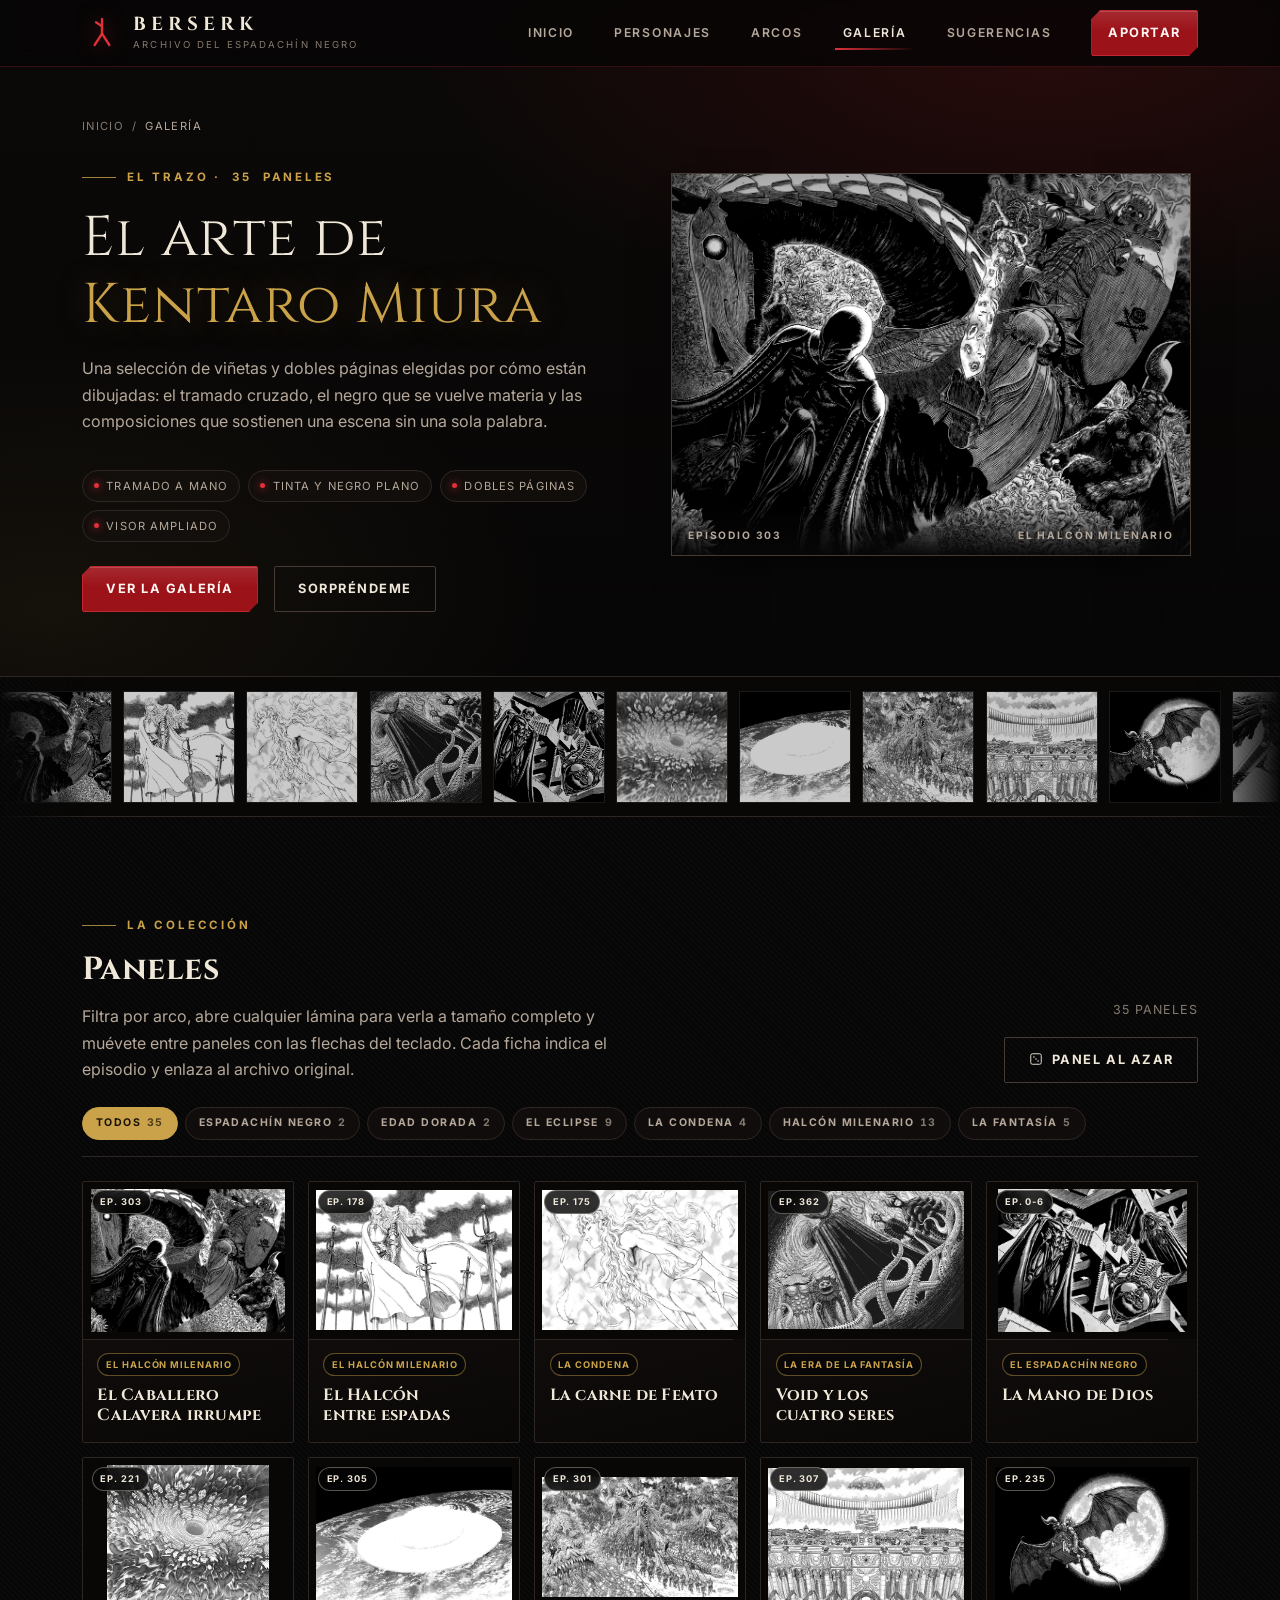
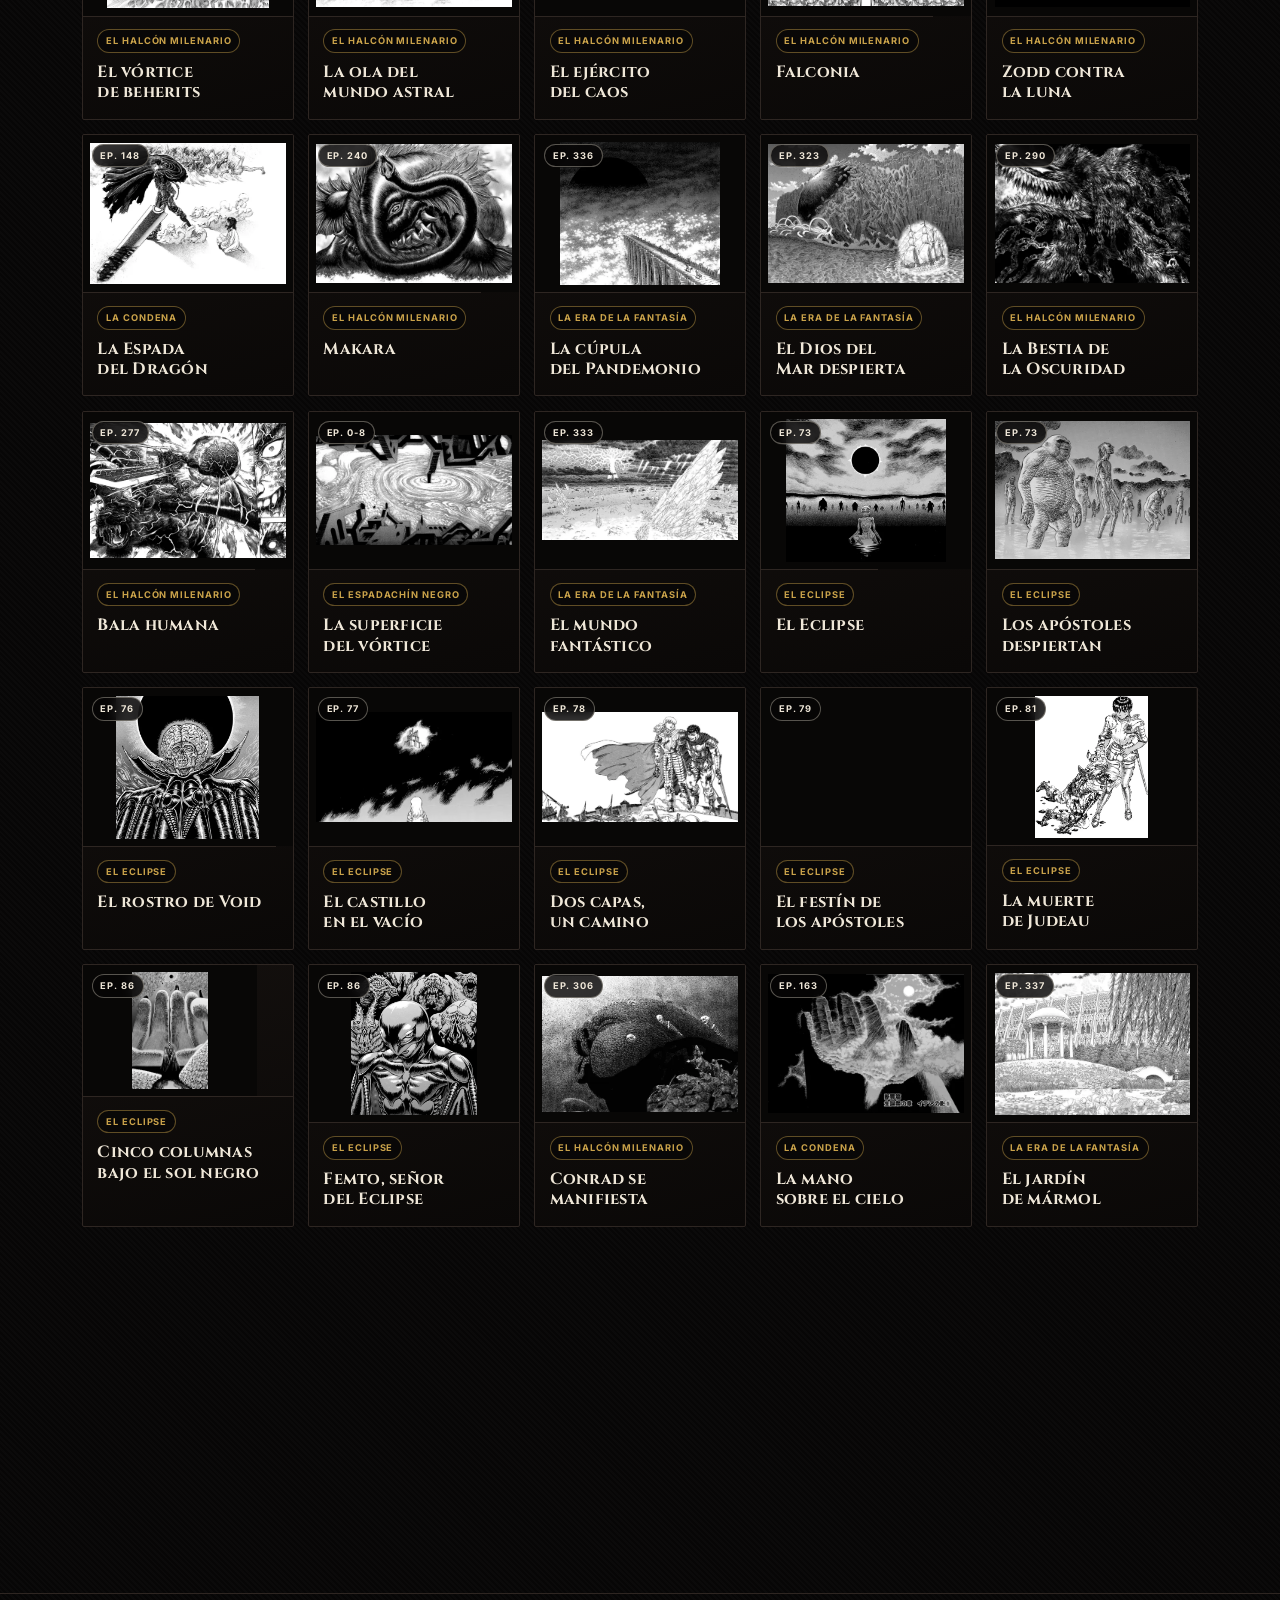
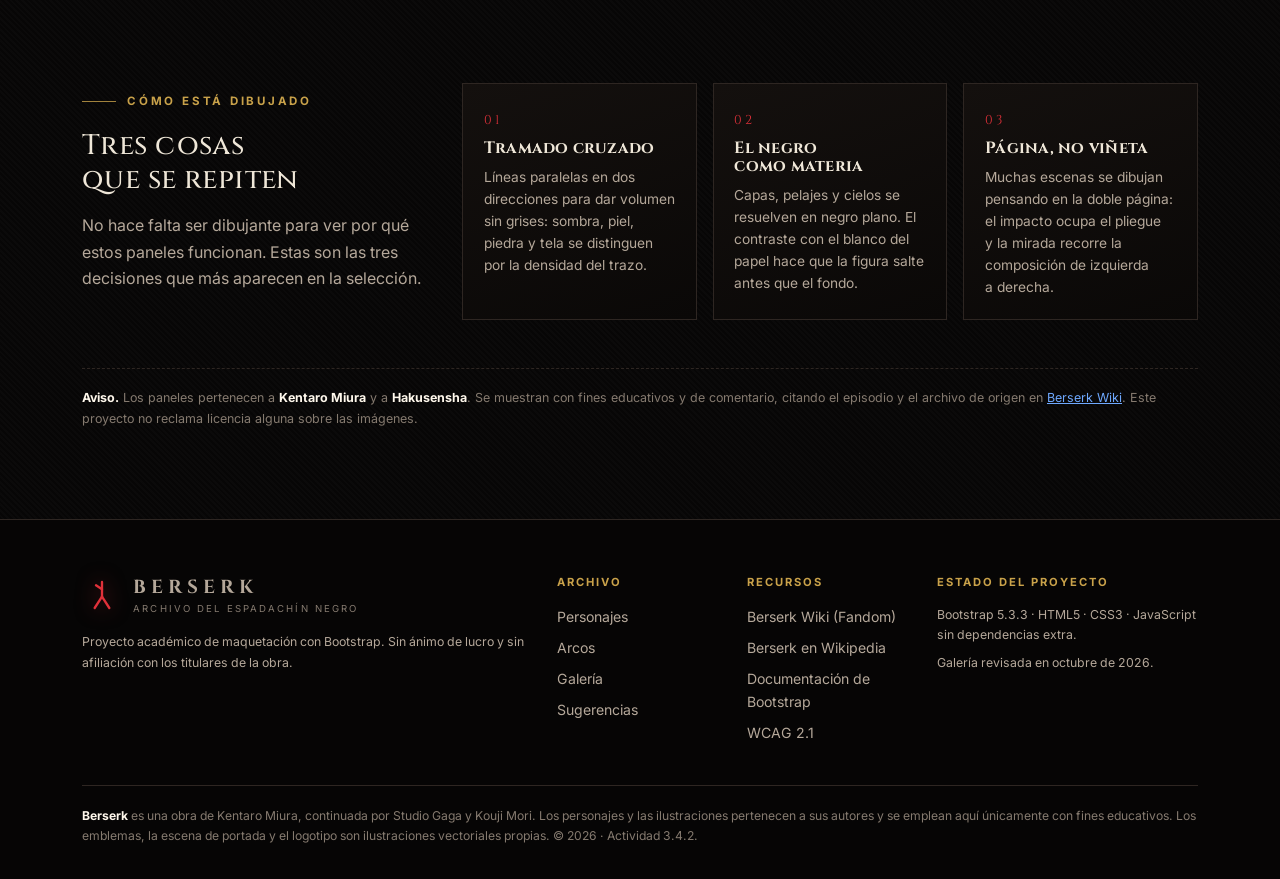
<file: galeria.html>
<!DOCTYPE html>
<html lang="es" data-bs-theme="dark">
<head>
  <meta charset="utf-8">
  <meta name="viewport" content="width=device-width, initial-scale=1">
  <title>Galería de paneles · Archivo del Espadachín Negro</title>
  <meta name="description" content="Galería de 35 paneles del manga de Berserk elegidos por su dibujo: tramado, composición y escenas clave de Kentaro Miura, con filtros por arco y visor ampliado.">
  <meta name="author" content="Luis · Actividad 3.4.2">
  <meta name="theme-color" content="#070606">
  <link rel="icon" href="assets/img/favicon.svg" type="image/svg+xml">
  <link rel="preconnect" href="https://fonts.googleapis.com">
  <link rel="preconnect" href="https://fonts.gstatic.com" crossorigin>
  <link href="https://fonts.googleapis.com/css2?family=Cinzel:wght@600;700&family=Inter:wght@400;500;600;700&display=swap" rel="stylesheet">
  <link rel="stylesheet" href="assets/vendor/bootstrap.min.css">
  <link rel="stylesheet" href="assets/css/estilos.css">
  <!-- Marca que JavaScript está activo: sin él, el contenido se muestra sin animaciones. -->
  <script>document.documentElement.classList.add("js");</script>
</head>
<body>
  <a class="emi-skip" href="#contenido">Saltar al contenido principal</a>

  <header>
    <nav class="navbar navbar-expand-lg fixed-top emi-navbar" aria-label="Navegación principal">
      <div class="container">
        <a class="navbar-brand emi-marca" href="index.html" aria-label="Archivo del Espadachín Negro, ir al inicio">
          <svg class="emi-marca__sello" viewBox="0 0 120 120" aria-hidden="true" focusable="false">
            <g fill="none" stroke="currentColor" stroke-width="7" stroke-linecap="round" stroke-linejoin="round">
              <path d="M60 18 L60 62"/><path d="M60 62 L38 96"/><path d="M60 62 L82 96"/><path d="M60 40 L42 28"/>
            </g>
          </svg>
          <span class="emi-marca__texto">
            <span class="emi-marca__titulo">Berserk</span>
            <span class="emi-marca__sub">Archivo del Espadachín Negro</span>
          </span>
        </a>

        <button class="navbar-toggler" type="button" data-bs-toggle="collapse" data-bs-target="#menuPrincipal"
                aria-controls="menuPrincipal" aria-expanded="false" aria-label="Abrir o cerrar el menú">
          <span class="navbar-toggler-icon"></span>
        </button>

        <div class="collapse navbar-collapse" id="menuPrincipal">
          <ul class="navbar-nav ms-auto align-items-lg-center gap-lg-4">
            <li class="nav-item"><a class="nav-link" href="index.html">Inicio</a></li>
            <li class="nav-item"><a class="nav-link" href="personajes.html">Personajes</a></li>
            <li class="nav-item"><a class="nav-link" href="arcos.html">Arcos</a></li>
            <li class="nav-item"><a class="nav-link" href="galeria.html" aria-current="page">Galería</a></li>
            <li class="nav-item"><a class="nav-link" href="sugerencias.html">Sugerencias</a></li>
            <li class="nav-item ms-lg-2">
              <a class="btn btn-sangre btn-sm px-3" href="sugerencias.html">Aportar</a>
            </li>
          </ul>
        </div>
      </div>
    </nav>
  </header>

  <main id="contenido">
    <!-- ===================================================================
         PORTADA DE LA GALERÍA
         =================================================================== -->
    <section class="emi-galeria-hero">
      <div class="container">
        <div class="row align-items-center g-5">
          <div class="col-12 col-lg-6">
            <nav aria-label="Ruta de navegación">
              <ol class="breadcrumb emi-breadcrumb">
                <li class="breadcrumb-item"><a href="index.html">Inicio</a></li>
                <li class="breadcrumb-item active" aria-current="page">Galería</li>
              </ol>
            </nav>

            <p class="emi-eyebrow">El trazo · <span id="totalPaneles">28</span> paneles</p>
            <h1 class="display-4 mb-3">El arte de<br><em>Kentaro Miura</em></h1>
            <p class="emi-seccion__intro mb-4">
              Una selección de viñetas y dobles páginas elegidas por cómo están dibujadas:
              el tramado cruzado, el negro que se vuelve materia y las composiciones que
              sostienen una escena sin una sola palabra.
            </p>

            <ul class="emi-chips mb-4">
              <li class="emi-chip">Tramado a mano</li>
              <li class="emi-chip">Tinta y negro plano</li>
              <li class="emi-chip">Dobles páginas</li>
              <li class="emi-chip">Visor ampliado</li>
            </ul>

            <div class="d-flex flex-wrap gap-3">
              <a class="btn btn-sangre" href="#galeria">Ver la galería</a>
              <button class="btn btn-fantasma" type="button" id="botonAleatorio">Sorpréndeme</button>
            </div>
          </div>

          <div class="col-12 col-lg-6">
            <figure class="emi-galeria-hero__lamina reveal">
              <img src="assets/img/paneles/skull-knight-femto.webp"
                   alt="El Caballero Calavera se planta ante Femto en una doble página del episodio 303."
                   width="1100" height="811" fetchpriority="high" decoding="async">
              <figcaption class="emi-galeria-hero__pie">
                <span>Episodio 303</span>
                <span>El Halcón Milenario</span>
              </figcaption>
            </figure>
          </div>
        </div>
      </div>
    </section>

    <!-- Cinta decorativa: retratos en movimiento continuo (aria-hidden). -->
    <div class="emi-cinta" aria-hidden="true">
      <div class="emi-cinta__pista" id="cintaPaneles"></div>
    </div>

    <!-- ===================================================================
         GALERÍA
         =================================================================== -->
    <section class="emi-seccion" id="galeria">
      <div class="container">
        <div class="row align-items-end gy-3 mb-4">
          <div class="col-12 col-lg-8">
            <p class="emi-eyebrow">La colección</p>
            <h2 class="mb-3">Paneles</h2>
            <p class="emi-seccion__intro mb-0">
              Filtra por arco, abre cualquier lámina para verla a tamaño completo y muévete
              entre paneles con las flechas del teclado. Cada ficha indica el episodio y
              enlaza al archivo original.
            </p>
          </div>
          <div class="col-12 col-lg-4 text-lg-end">
            <p class="emi-contador mb-3" id="contadorPaneles" role="status" aria-live="polite">35 paneles</p>
            <button class="btn btn-fantasma btn-sm" type="button" id="botonAleatorioDos">
              <svg class="emi-icono" viewBox="0 0 24 24" width="14" height="14" aria-hidden="true" focusable="false"><rect x="3" y="3" width="18" height="18" rx="3" fill="none" stroke="currentColor" stroke-width="1.6"/><circle cx="8.5" cy="8.5" r="1.3" fill="currentColor"/><circle cx="15.5" cy="15.5" r="1.3" fill="currentColor"/><circle cx="12" cy="12" r="1.3" fill="currentColor"/></svg> Panel al azar
            </button>
          </div>
        </div>

        <div class="emi-toolbar-galeria mb-4">
          <div class="emi-filtros" id="filtrosPaneles" role="group" aria-label="Filtrar paneles por arco"></div>
        </div>

        <div class="emi-rejilla-paneles" id="rejillaPaneles"></div>

        <p class="emi-vacio" id="vacioPaneles" hidden>
          No hay paneles de ese arco. <button class="btn-enlace" type="button" data-limpiar>Ver todos</button>
        </p>

        <noscript>
          <p class="emi-aviso">Activa JavaScript para ver la galería. Las imágenes también están
            en <code>assets/img/paneles/</code>.</p>
        </noscript>
      </div>
    </section>

    <!-- ===================================================================
         SOBRE EL TRAZO
         =================================================================== -->
    <section class="emi-seccion emi-seccion--borde" id="trazo">
      <div class="container">
        <div class="row gy-4">
          <div class="col-12 col-lg-4">
            <p class="emi-eyebrow">Cómo está dibujado</p>
            <h2 class="h3 mb-3">Tres cosas que se repiten</h2>
            <p class="emi-seccion__intro mb-0">
              No hace falta ser dibujante para ver por qué estos paneles funcionan.
              Estas son las tres decisiones que más aparecen en la selección.
            </p>
          </div>

          <div class="col-12 col-lg-8">
            <div class="row g-3">
              <div class="col-12 col-md-4">
                <article class="emi-trazo reveal">
                  <span class="emi-trazo__num">01</span>
                  <h3>Tramado cruzado</h3>
                  <p>Líneas paralelas en dos direcciones para dar volumen sin grises: sombra,
                    piel, piedra y tela se distinguen por la densidad del trazo.</p>
                </article>
              </div>
              <div class="col-12 col-md-4">
                <article class="emi-trazo reveal">
                  <span class="emi-trazo__num">02</span>
                  <h3>El negro como materia</h3>
                  <p>Capas, pelajes y cielos se resuelven en negro plano. El contraste con el
                    blanco del papel hace que la figura salte antes que el fondo.</p>
                </article>
              </div>
              <div class="col-12 col-md-4">
                <article class="emi-trazo reveal">
                  <span class="emi-trazo__num">03</span>
                  <h3>Página, no viñeta</h3>
                  <p>Muchas escenas se dibujan pensando en la doble página: el impacto ocupa
                    el pliegue y la mirada recorre la composición de izquierda a derecha.</p>
                </article>
              </div>
            </div>
          </div>
        </div>

        <p class="emi-nota-legal mt-5 mb-0">
          <strong>Aviso.</strong> Los paneles pertenecen a <strong>Kentaro Miura</strong> y a
          <strong>Hakusensha</strong>. Se muestran con fines educativos y de comentario, citando
          el episodio y el archivo de origen en
          <a href="https://berserk.fandom.com/wiki/Berserk_Wiki" target="_blank" rel="noopener noreferrer">Berserk Wiki</a>.
          Este proyecto no reclama licencia alguna sobre las imágenes.
        </p>
      </div>
    </section>
  </main>

  <!-- =====================================================================
       VISOR AMPLIADO
       ===================================================================== -->
  <div class="modal fade modal-panel" id="modalPanel" tabindex="-1" aria-labelledby="tituloPanel" aria-hidden="true">
    <div class="modal-dialog modal-xl modal-dialog-centered modal-dialog-scrollable">
      <div class="modal-content">
        <div class="modal-header">
          <div>
            <p class="emi-eyebrow mb-1" id="metaPanel">Episodio 303 · El Halcón Milenario</p>
            <h2 class="modal-title h4 mb-0" id="tituloPanel">Panel</h2>
          </div>
          <button type="button" class="btn-close" data-bs-dismiss="modal" aria-label="Cerrar el visor"></button>
        </div>

        <div class="modal-body">
          <figure class="emi-visor">
            <img id="imagenPanel" src="assets/img/paneles/skull-knight-femto.webp" alt="" width="1100" height="811">
            <figcaption class="emi-visor__pie">
              <p class="mb-0" id="descripcionPanel"></p>
            </figcaption>
          </figure>
        </div>

        <div class="modal-footer emi-visor__acciones">
          <div class="d-flex align-items-center gap-2">
            <button class="btn btn-fantasma btn-sm" type="button" id="panelAnterior" aria-label="Panel anterior">←</button>
            <span class="emi-visor__cuenta" id="cuentaPanel">1 / 28</span>
            <button class="btn btn-fantasma btn-sm" type="button" id="panelSiguiente" aria-label="Panel siguiente">→</button>
          </div>
          <a class="btn-enlace" id="fuentePanel" href="https://berserk.fandom.com/wiki/Berserk_Wiki"
             target="_blank" rel="noopener noreferrer">Ver el archivo original ↗</a>
        </div>
      </div>
    </div>
  </div>

  <!-- =====================================================================
       PIE DE PÁGINA
       ===================================================================== -->
  <footer class="emi-footer">
    <div class="container">
      <div class="row g-4">
        <div class="col-12 col-lg-5">
          <a class="emi-marca mb-3" href="index.html" aria-label="Archivo del Espadachín Negro, ir al inicio">
            <svg class="emi-marca__sello" viewBox="0 0 120 120" aria-hidden="true" focusable="false">
              <g fill="none" stroke="currentColor" stroke-width="7" stroke-linecap="round" stroke-linejoin="round">
                <path d="M60 18 L60 62"/><path d="M60 62 L38 96"/><path d="M60 62 L82 96"/><path d="M60 40 L42 28"/>
              </g>
            </svg>
            <span class="emi-marca__texto">
              <span class="emi-marca__titulo">Berserk</span>
              <span class="emi-marca__sub">Archivo del Espadachín Negro</span>
            </span>
          </a>
          <p class="small mb-0">
            Proyecto académico de maquetación con Bootstrap. Sin ánimo de lucro y sin
            afiliación con los titulares de la obra.
          </p>
        </div>

        <div class="col-6 col-lg-2">
          <h2>Archivo</h2>
          <ul class="emi-footer__lista">
            <li><a href="personajes.html">Personajes</a></li>
            <li><a href="arcos.html">Arcos</a></li>
            <li><a href="galeria.html">Galería</a></li>
            <li><a href="sugerencias.html">Sugerencias</a></li>
          </ul>
        </div>

        <div class="col-6 col-lg-2">
          <h2>Recursos</h2>
          <ul class="emi-footer__lista">
            <li><a href="https://berserk.fandom.com/wiki/Berserk_Wiki" target="_blank" rel="noopener noreferrer">Berserk Wiki (Fandom)</a></li>
            <li><a href="https://es.wikipedia.org/wiki/Berserk_(manga)" target="_blank" rel="noopener noreferrer">Berserk en Wikipedia</a></li>
            <li><a href="https://getbootstrap.com/docs/5.3/" target="_blank" rel="noopener noreferrer">Documentación de Bootstrap</a></li>
            <li><a href="https://www.w3.org/WAI/WCAG21/quickref/" target="_blank" rel="noopener noreferrer">WCAG 2.1</a></li>
          </ul>
        </div>

        <div class="col-12 col-lg-3">
          <h2>Estado del proyecto</h2>
          <p class="small mb-2">Bootstrap 5.3.3 · HTML5 · CSS3 · JavaScript sin dependencias extra.</p>
          <p class="small mb-0">
            Galería revisada en <time datetime="2026-10-27">octubre de 2026</time>.
          </p>
        </div>
      </div>

      <p class="emi-footer__legal mb-0">
        <strong>Berserk</strong> es una obra de Kentaro Miura, continuada por Studio Gaga y
        Kouji Mori. Los personajes y las ilustraciones pertenecen a sus autores y se emplean
        aquí únicamente con fines educativos. Los emblemas, la escena de portada y el
        logotipo son ilustraciones vectoriales propias. © <span data-anio>2026</span> ·
        Actividad 3.4.2.
      </p>
    </div>
  </footer>

  <script src="assets/vendor/bootstrap.bundle.min.js"></script>
  <script src="assets/js/datos.js"></script>
  <script src="assets/js/paneles.js"></script>
  <script src="assets/js/comun.js"></script>
  <script src="assets/js/galeria.js"></script>
</body>
</html>
</file>
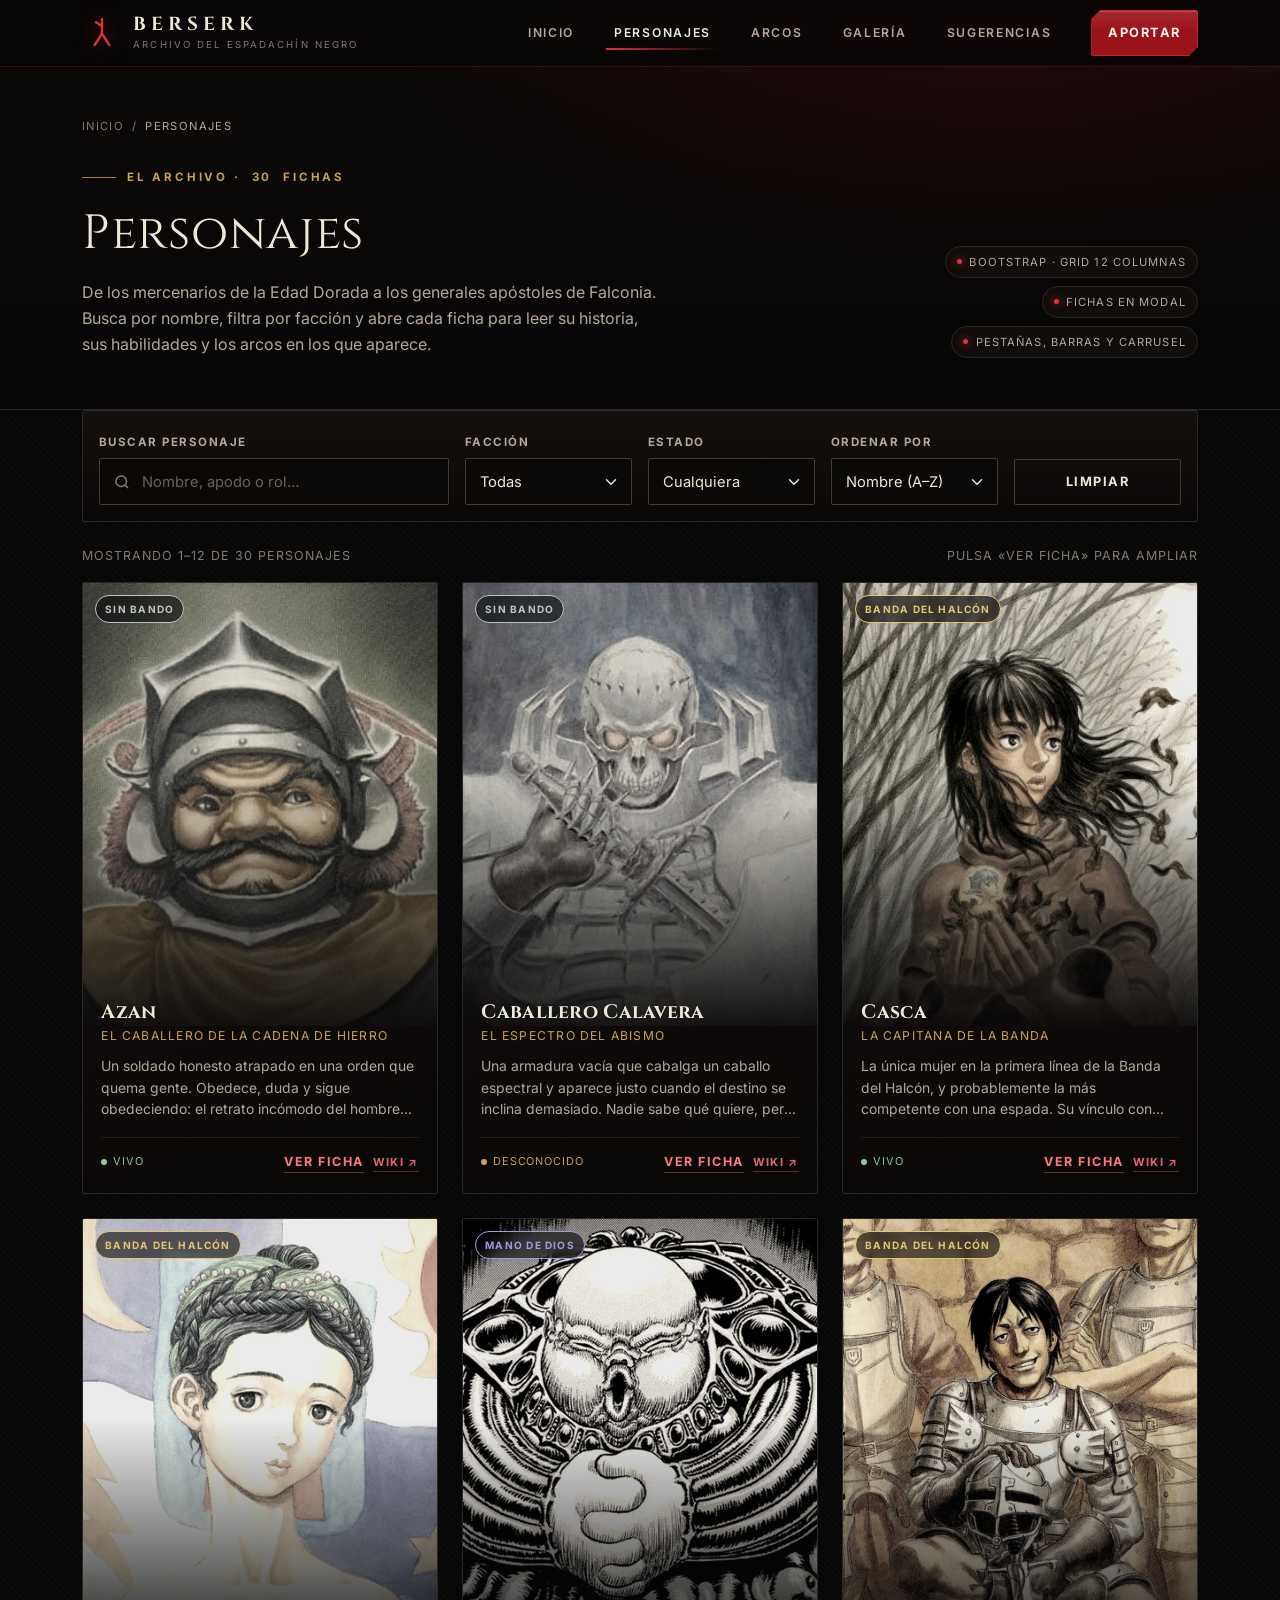
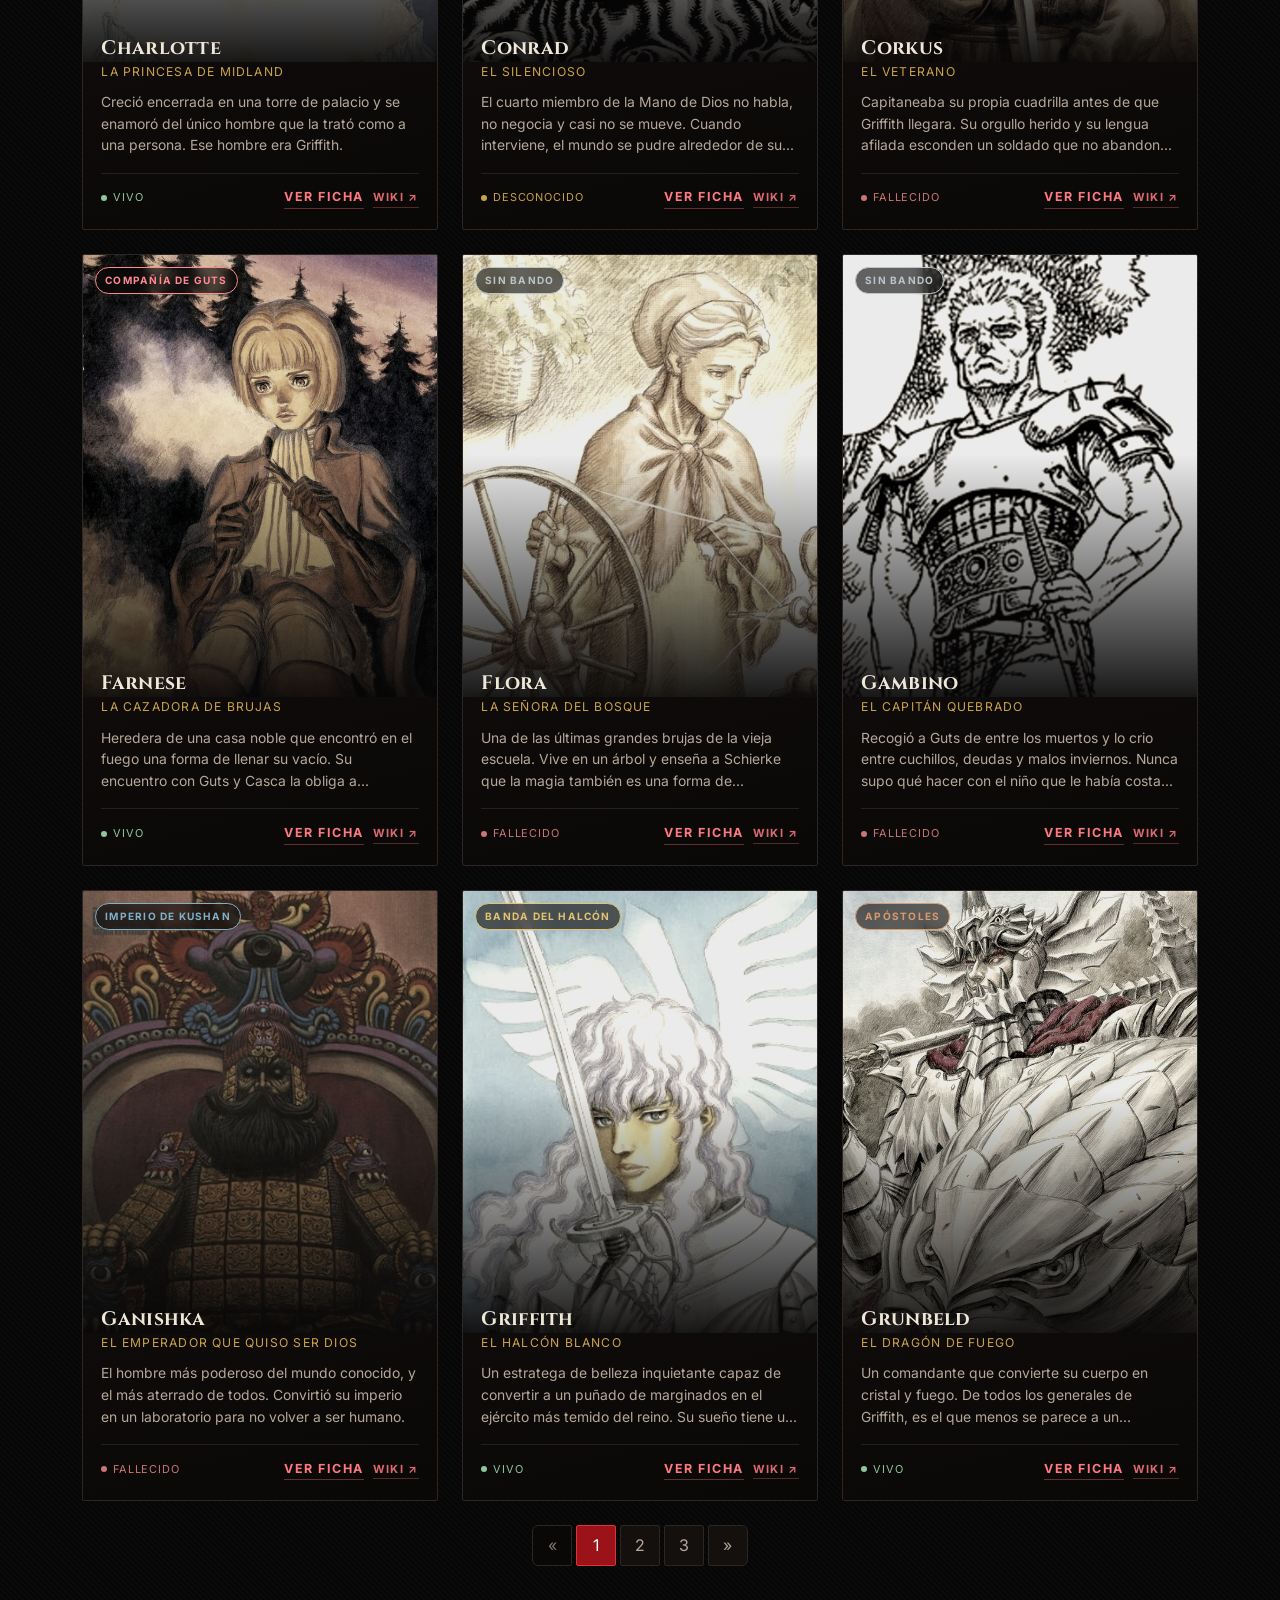
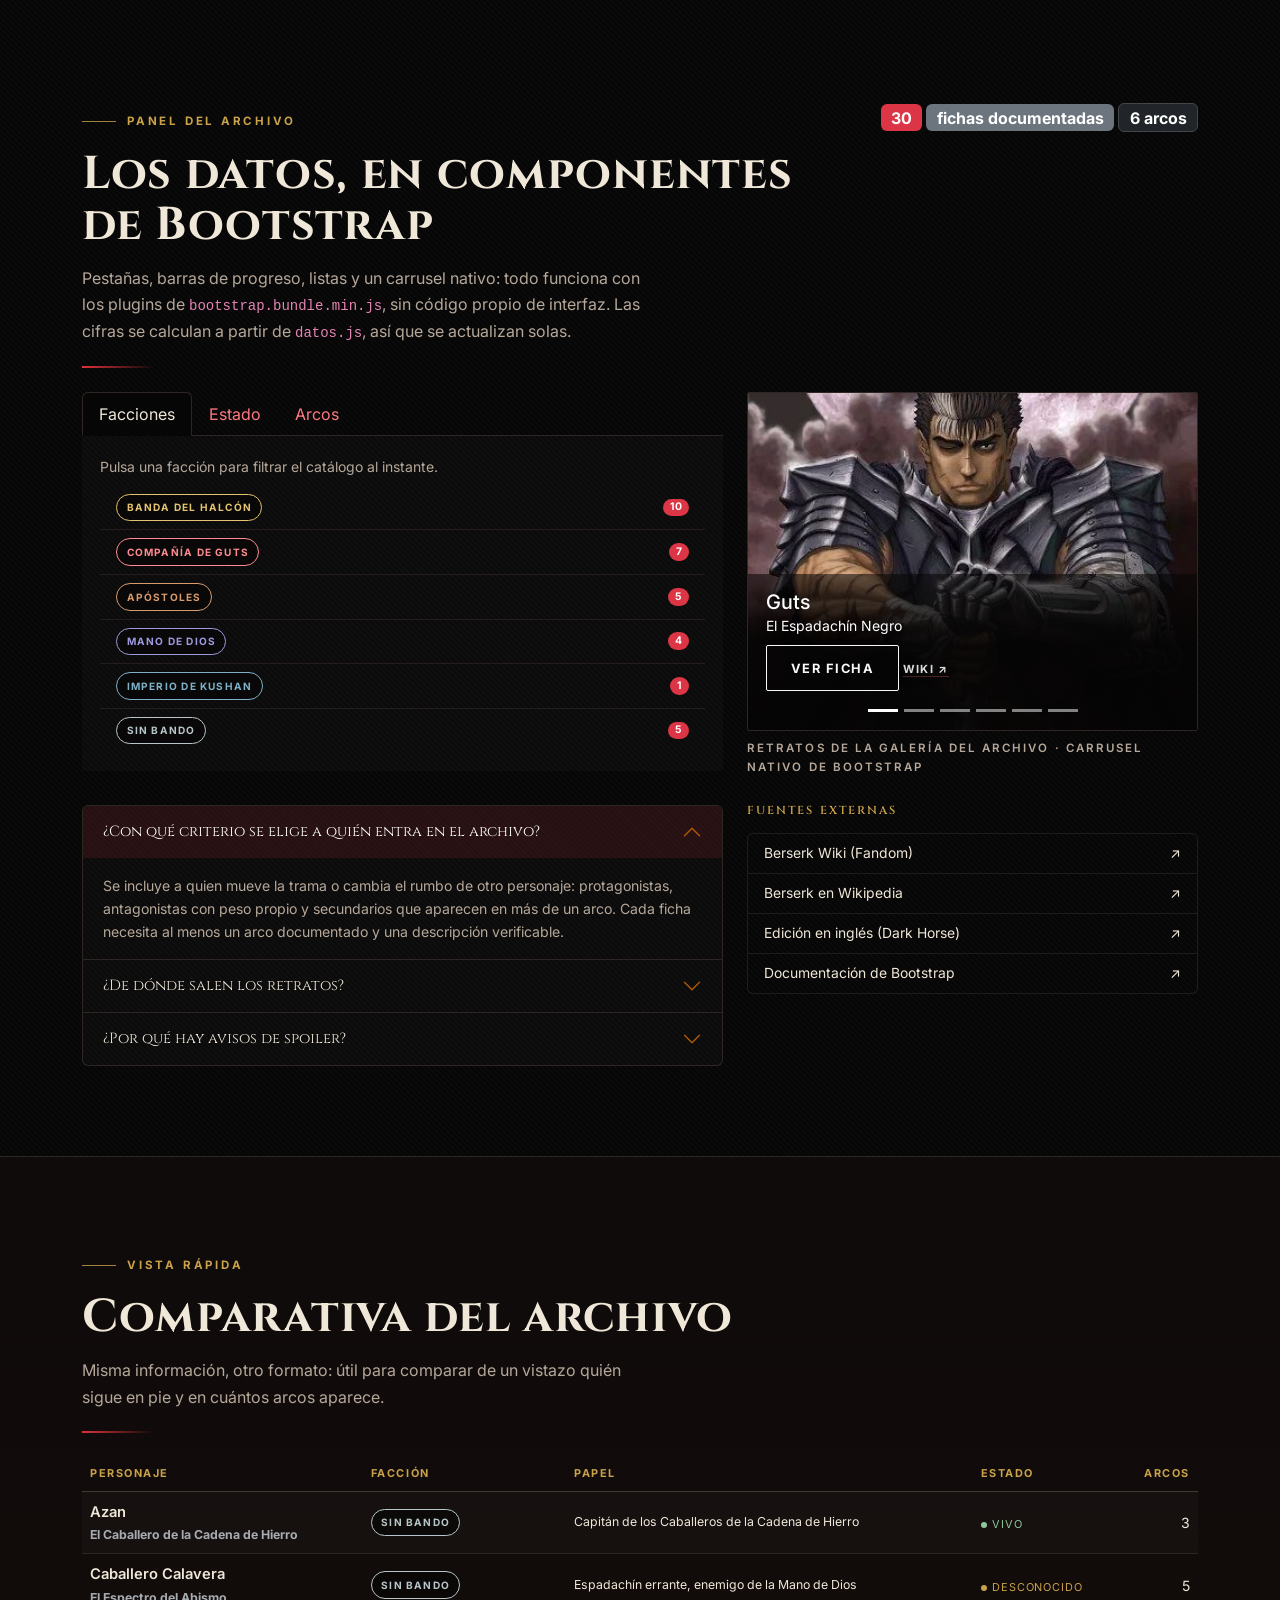
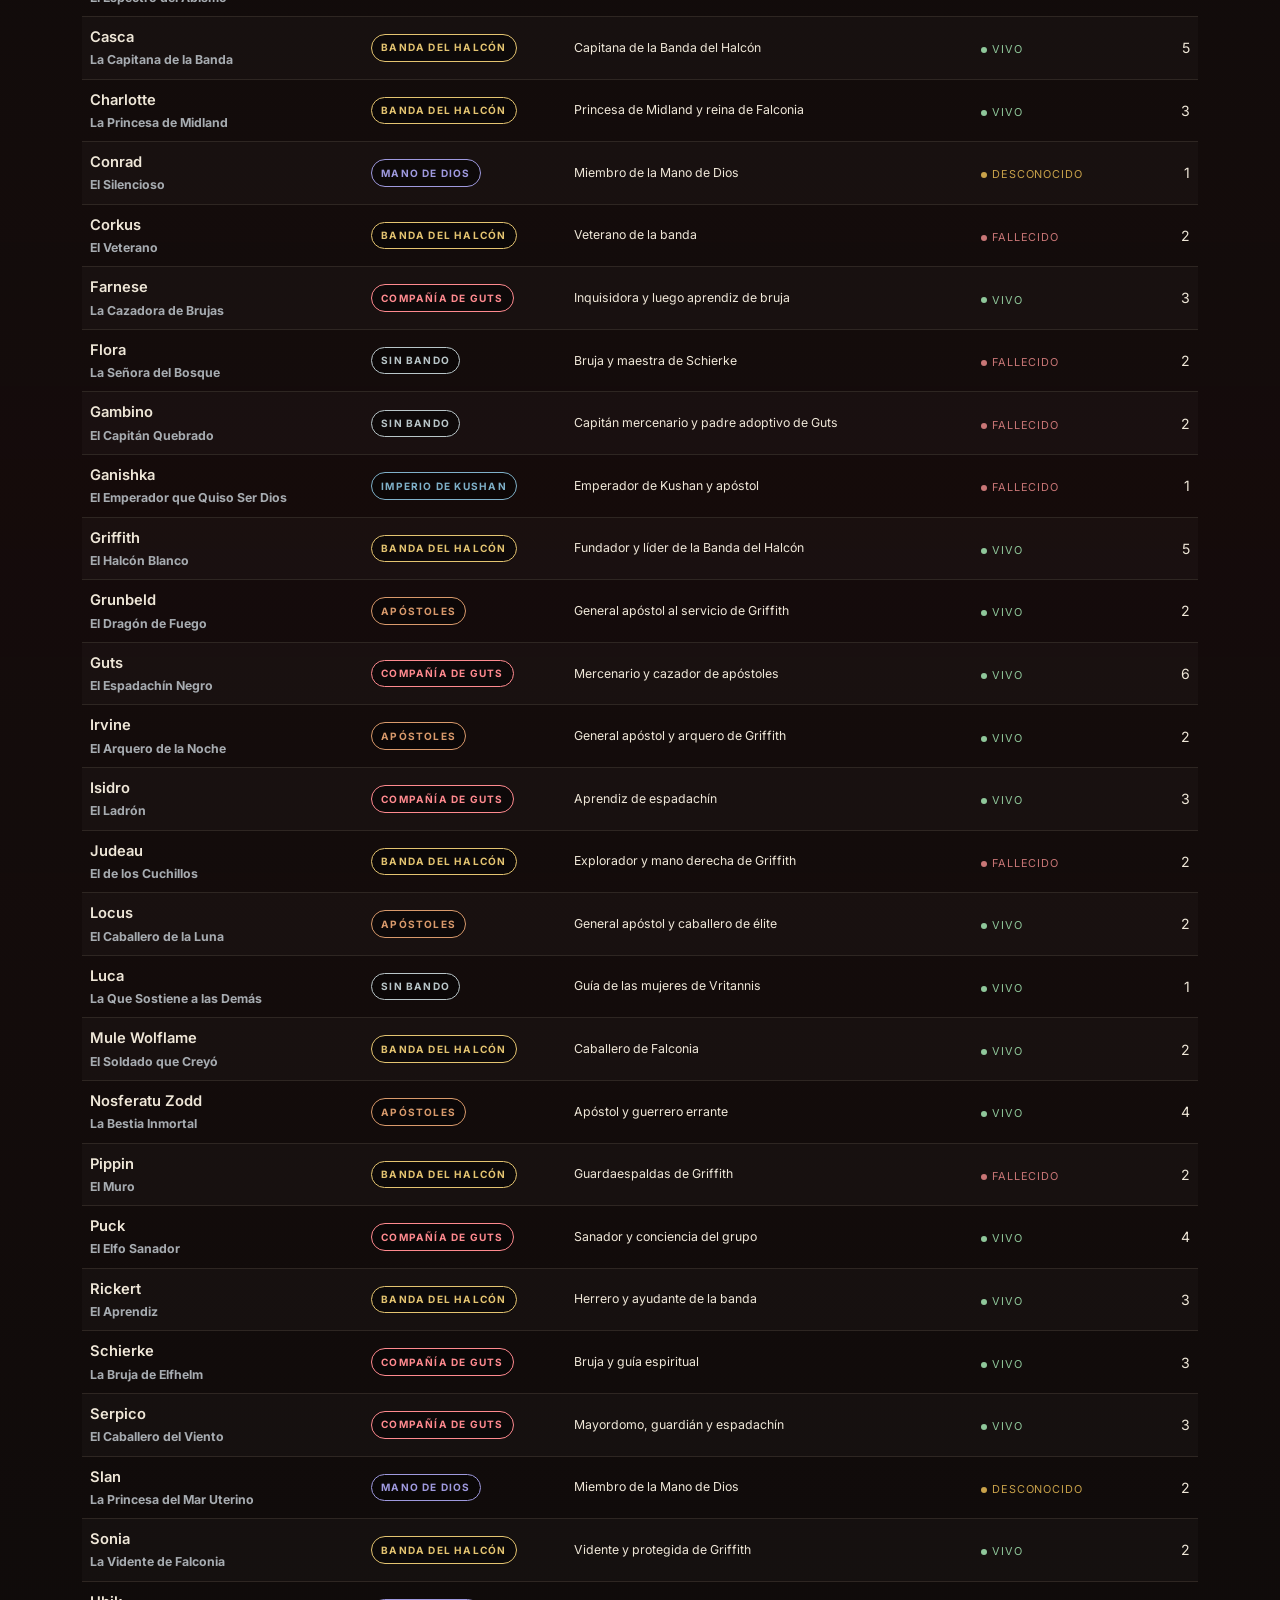
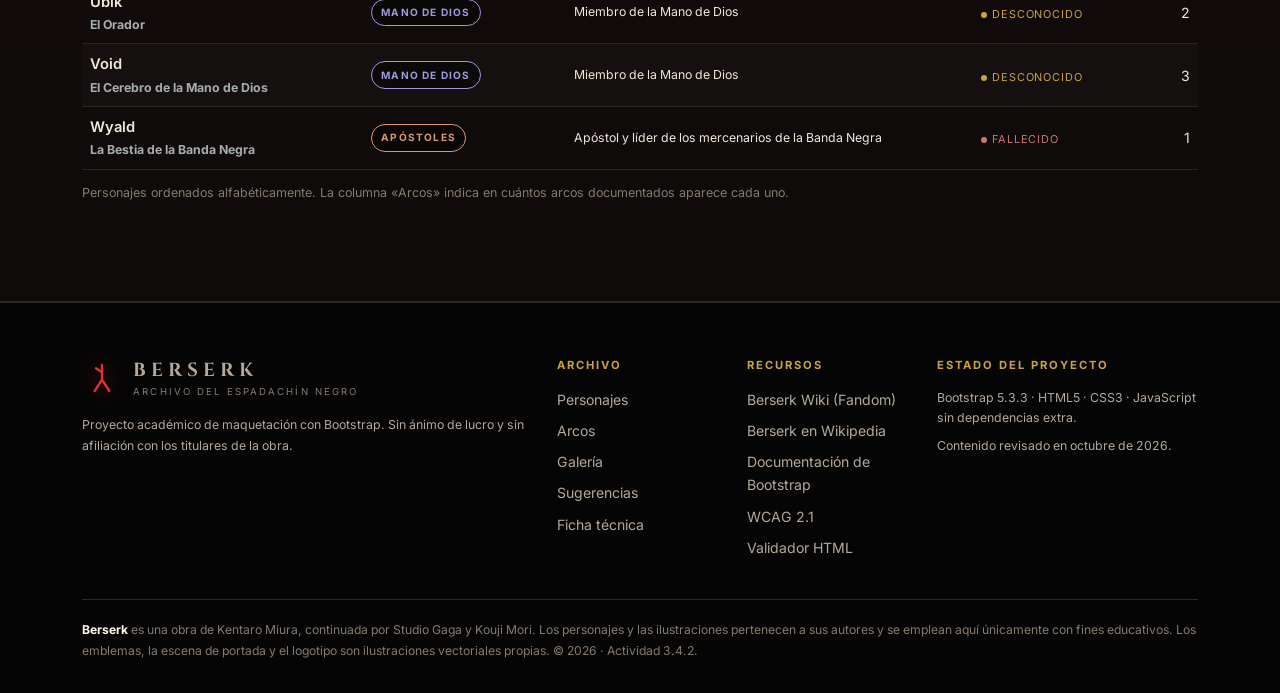
<file: personajes.html>
<!DOCTYPE html>
<html lang="es" data-bs-theme="dark">
<head>
  <meta charset="utf-8">
  <meta name="viewport" content="width=device-width, initial-scale=1">
  <title>Personajes · Archivo del Espadachín Negro</title>
  <meta name="description" content="Catálogo de personajes de Berserk con filtros por facción y estado, fichas ampliadas en modal y tabla comparativa. Interfaz responsiva con Bootstrap 5.">
  <meta name="author" content="Luis · Actividad 3.4.2">
  <meta name="theme-color" content="#070606">
  <link rel="icon" href="assets/img/favicon.svg" type="image/svg+xml">
  <link rel="preconnect" href="https://fonts.googleapis.com">
  <link rel="preconnect" href="https://fonts.gstatic.com" crossorigin>
  <link href="https://fonts.googleapis.com/css2?family=Cinzel:wght@600;700&family=Inter:wght@400;500;600;700&display=swap" rel="stylesheet">
  <link rel="stylesheet" href="assets/vendor/bootstrap.min.css">
  <link rel="stylesheet" href="assets/css/estilos.css">
  <!-- Marca que JavaScript está activo: sin él, el contenido se muestra sin animaciones. -->
  <script>document.documentElement.classList.add("js");</script>
</head>
<body>
  <a class="emi-skip" href="#contenido">Saltar al contenido principal</a>

  <header>
    <nav class="navbar navbar-expand-lg fixed-top emi-navbar" aria-label="Navegación principal">
      <div class="container">
        <a class="navbar-brand emi-marca" href="index.html" aria-label="Archivo del Espadachín Negro, ir al inicio">
          <svg class="emi-marca__sello" viewBox="0 0 120 120" aria-hidden="true" focusable="false">
            <g fill="none" stroke="currentColor" stroke-width="7" stroke-linecap="round" stroke-linejoin="round">
              <path d="M60 18 L60 62"/><path d="M60 62 L38 96"/><path d="M60 62 L82 96"/><path d="M60 40 L42 28"/>
            </g>
          </svg>
          <span class="emi-marca__texto">
            <span class="emi-marca__titulo">Berserk</span>
            <span class="emi-marca__sub">Archivo del Espadachín Negro</span>
          </span>
        </a>

        <button class="navbar-toggler" type="button" data-bs-toggle="collapse" data-bs-target="#menuPrincipal"
                aria-controls="menuPrincipal" aria-expanded="false" aria-label="Abrir o cerrar el menú">
          <span class="navbar-toggler-icon"></span>
        </button>

        <div class="collapse navbar-collapse" id="menuPrincipal">
          <ul class="navbar-nav ms-auto align-items-lg-center gap-lg-4">
            <li class="nav-item"><a class="nav-link" href="index.html">Inicio</a></li>
            <li class="nav-item"><a class="nav-link" href="personajes.html" aria-current="page">Personajes</a></li>
            <li class="nav-item"><a class="nav-link" href="arcos.html">Arcos</a></li>
            <li class="nav-item"><a class="nav-link" href="galeria.html">Galería</a></li>
            <li class="nav-item"><a class="nav-link" href="sugerencias.html">Sugerencias</a></li>
            <li class="nav-item ms-lg-2">
              <a class="btn btn-sangre btn-sm px-3" href="sugerencias.html">Aportar</a>
            </li>
          </ul>
        </div>
      </div>
    </nav>
  </header>

  <main id="contenido">
    <!-- ===================================================================
         CABECERA DE PÁGINA
         =================================================================== -->
    <section class="emi-cabecera-pagina">
      <div class="container">
        <nav aria-label="Ruta de navegación">
          <ol class="breadcrumb emi-breadcrumb">
            <li class="breadcrumb-item"><a href="index.html">Inicio</a></li>
            <li class="breadcrumb-item active" aria-current="page">Personajes</li>
          </ol>
        </nav>

        <div class="row align-items-end gy-3">
          <div class="col-12 col-lg-8">
            <p class="emi-eyebrow">El archivo · <span id="totalFichas">30</span> fichas</p>
            <h1 class="display-5 mb-3">Personajes</h1>
            <p class="emi-seccion__intro mb-0">
              De los mercenarios de la Edad Dorada a los generales apóstoles de Falconia.
              Busca por nombre, filtra por facción y abre cada ficha para leer su historia,
              sus habilidades y los arcos en los que aparece.
            </p>
          </div>
          <div class="col-12 col-lg-4">
            <div class="d-flex flex-column flex-sm-row flex-lg-column gap-2 justify-content-lg-end text-lg-end">
              <span class="emi-chip align-self-start align-self-lg-end">Bootstrap · grid 12 columnas</span>
              <span class="emi-chip align-self-start align-self-lg-end">Fichas en modal</span>
              <span class="emi-chip align-self-start align-self-lg-end">Pestañas, barras y carrusel</span>
            </div>
          </div>
        </div>
      </div>
    </section>

    <!-- ===================================================================
         FILTROS + CATÁLOGO
         =================================================================== -->
    <section class="pb-5" id="resultados" aria-labelledby="tituloCatalogo">
      <div class="container">
        <h2 class="visually-hidden" id="tituloCatalogo">Catálogo de personajes</h2>

        <form class="emi-toolbar mb-4" role="search" onsubmit="return false;">
          <div class="row g-3 align-items-end">
            <div class="col-12 col-lg-4">
              <label class="form-label" for="buscador">Buscar personaje</label>
              <div class="emi-buscador">
                <svg class="emi-buscador__icono" viewBox="0 0 24 24" fill="none" stroke="currentColor"
                     stroke-width="2" aria-hidden="true" focusable="false">
                  <circle cx="11" cy="11" r="7"/><path d="m20 20-3.5-3.5"/>
                </svg>
                <input type="search" class="form-control" id="buscador" name="buscador"
                       placeholder="Nombre, apodo o rol…" autocomplete="off">
              </div>
            </div>

            <div class="col-6 col-lg-2">
              <label class="form-label" for="filtroFaccion">Facción</label>
              <select class="form-select" id="filtroFaccion" name="faccion">
                <option value="">Todas</option>
              </select>
            </div>

            <div class="col-6 col-lg-2">
              <label class="form-label" for="filtroEstado">Estado</label>
              <select class="form-select" id="filtroEstado" name="estado">
                <option value="">Cualquiera</option>
                <option value="vivo">Vivo</option>
                <option value="fallecido">Fallecido</option>
                <option value="desconocido">Desconocido</option>
              </select>
            </div>

            <div class="col-6 col-lg-2">
              <label class="form-label" for="filtroOrden">Ordenar por</label>
              <select class="form-select" id="filtroOrden" name="orden">
                <option value="nombre">Nombre (A–Z)</option>
                <option value="nombre-desc">Nombre (Z–A)</option>
                <option value="faccion">Facción</option>
                <option value="estado">Estado</option>
              </select>
            </div>

            <div class="col-6 col-lg-2 d-grid">
              <button class="btn btn-fantasma" type="button" data-limpiar-filtros>Limpiar</button>
            </div>
          </div>
        </form>

        <div class="d-flex flex-wrap justify-content-between align-items-center gap-2 mb-3">
          <p class="emi-contador mb-0" id="contadorResultados" role="status" aria-live="polite">
            Cargando personajes…
          </p>
          <p class="emi-contador mb-0 d-none d-sm-block">Pulsa «Ver ficha» para ampliar</p>
        </div>

        <div class="row g-4" id="rejillaPersonajes">
          <!-- Las tarjetas se generan con catalogo.js a partir de datos.js -->
        </div>

        <div class="emi-vacio mt-2" id="estadoVacio" hidden>
          <p class="h5 mb-2">No hay nadie con esos criterios</p>
          <p class="mb-3">Prueba con otro nombre o quita los filtros para ver el archivo completo.</p>
          <button class="btn btn-fantasma" type="button" data-limpiar-filtros>Quitar filtros</button>
        </div>

        <nav class="mt-4 d-flex justify-content-center" aria-label="Paginación del catálogo">
          <ul class="pagination mb-0" id="paginacion"></ul>
        </nav>

        <noscript>
          <div class="alert alert-warning mt-4" role="alert">
            Para filtrar y abrir las fichas necesitas activar JavaScript. La tabla comparativa
            de abajo sigue siendo legible sin él.
          </div>
        </noscript>
      </div>
    </section>

    <!-- ===================================================================
         PANEL DEL ARCHIVO — componentes Bootstrap en vivo
         =================================================================== -->
    <section class="emi-seccion" id="radiografia" aria-labelledby="tituloRadiografia">
      <div class="container">
        <div class="row gy-3 mb-4">
          <div class="col-12 col-lg-8">
            <p class="emi-eyebrow">Panel del archivo</p>
            <h2 class="emi-titulo" id="tituloRadiografia">Los datos, en componentes de Bootstrap</h2>
            <p class="emi-seccion__intro mb-0">
              Pestañas, barras de progreso, listas y un carrusel nativo: todo funciona con los
              plugins de <code>bootstrap.bundle.min.js</code>, sin código propio de interfaz.
              Las cifras se calculan a partir de <code>datos.js</code>, así que se actualizan solas.
            </p>
            <hr class="emi-filete">
          </div>
          <div class="col-12 col-lg-4 text-lg-end">
            <span class="badge text-bg-danger fs-6" data-total-fichas>30</span>
            <span class="badge text-bg-secondary fs-6">fichas documentadas</span>
            <span class="badge text-bg-dark fs-6 border border-secondary-subtle">6 arcos</span>
          </div>
        </div>

        <div class="row g-4">
          <div class="col-12 col-lg-7">
            <ul class="nav nav-tabs" id="tabsArchivo" role="tablist">
              <li class="nav-item" role="presentation">
                <button class="nav-link active" id="tabFaccionesBoton" data-bs-toggle="tab"
                        data-bs-target="#tabFacciones" type="button" role="tab"
                        aria-controls="tabFacciones" aria-selected="true">Facciones</button>
              </li>
              <li class="nav-item" role="presentation">
                <button class="nav-link" id="tabEstadosBoton" data-bs-toggle="tab"
                        data-bs-target="#tabEstados" type="button" role="tab"
                        aria-controls="tabEstados" aria-selected="false">Estado</button>
              </li>
              <li class="nav-item" role="presentation">
                <button class="nav-link" id="tabArcosBoton" data-bs-toggle="tab"
                        data-bs-target="#tabArcos" type="button" role="tab"
                        aria-controls="tabArcos" aria-selected="false">Arcos</button>
              </li>
            </ul>

            <div class="tab-content emi-panel__contenido" id="contenidoArchivo">
              <div class="tab-pane fade show active" id="tabFacciones" role="tabpanel"
                   aria-labelledby="tabFaccionesBoton" tabindex="0">
                <p class="small emi-texto-tenue mb-2">
                  Pulsa una facción para filtrar el catálogo al instante.
                </p>
                <ul class="list-group list-group-flush" id="listaFacciones"></ul>
              </div>

              <div class="tab-pane fade" id="tabEstados" role="tabpanel"
                   aria-labelledby="tabEstadosBoton" tabindex="0">
                <p class="small emi-texto-tenue mb-3">
                  Proporción de fichas según su situación en la historia.
                </p>
                <div class="vstack gap-3" id="barrasEstado"></div>
              </div>

              <div class="tab-pane fade" id="tabArcos" role="tabpanel"
                   aria-labelledby="tabArcosBoton" tabindex="0">
                <p class="small emi-texto-tenue mb-2">
                  Cada arco enlaza a su cronología y muestra cuántas fichas lo mencionan.
                </p>
                <div class="list-group" id="listaArcos"></div>
              </div>
            </div>
          </div>

          <div class="col-12 col-lg-5">
            <div id="carruselRetratos" class="carousel slide emi-carrusel" data-bs-ride="carousel">
              <div class="carousel-indicators" id="carruselIndicadores"></div>
              <div class="carousel-inner" id="carruselDiapositivas"></div>
              <button class="carousel-control-prev" type="button" data-bs-target="#carruselRetratos"
                      data-bs-slide="prev">
                <span class="carousel-control-prev-icon" aria-hidden="true"></span>
                <span class="visually-hidden">Retrato anterior</span>
              </button>
              <button class="carousel-control-next" type="button" data-bs-target="#carruselRetratos"
                      data-bs-slide="next">
                <span class="carousel-control-next-icon" aria-hidden="true"></span>
                <span class="visually-hidden">Siguiente retrato</span>
              </button>
            </div>
            <p class="emi-mini emi-texto-tenue mt-2 mb-0">
              Retratos de la galería del archivo · carrusel nativo de Bootstrap
            </p>
          </div>
        </div>

        <div class="row g-4 mt-1">
          <div class="col-12 col-lg-7">
            <div class="accordion emi-acordeon" id="acordeonArchivo">
              <div class="accordion-item">
                <h3 class="accordion-header" id="acordeonUnoCabecera">
                  <button class="accordion-button" type="button" data-bs-toggle="collapse"
                          data-bs-target="#acordeonUno" aria-expanded="true" aria-controls="acordeonUno">
                    ¿Con qué criterio se elige a quién entra en el archivo?
                  </button>
                </h3>
                <div id="acordeonUno" class="accordion-collapse collapse show"
                     aria-labelledby="acordeonUnoCabecera" data-bs-parent="#acordeonArchivo">
                  <div class="accordion-body">
                    Se incluye a quien mueve la trama o cambia el rumbo de otro personaje: protagonistas,
                    antagonistas con peso propio y secundarios que aparecen en más de un arco. Cada ficha
                    necesita al menos un arco documentado y una descripción verificable.
                  </div>
                </div>
              </div>

              <div class="accordion-item">
                <h3 class="accordion-header" id="acordeonDosCabecera">
                  <button class="accordion-button collapsed" type="button" data-bs-toggle="collapse"
                          data-bs-target="#acordeonDos" aria-expanded="false" aria-controls="acordeonDos">
                    ¿De dónde salen los retratos?
                  </button>
                </h3>
                <div id="acordeonDos" class="accordion-collapse collapse"
                     aria-labelledby="acordeonDosCabecera" data-bs-parent="#acordeonArchivo">
                  <div class="accordion-body">
                    De la galería pública de <strong>Berserk Wiki</strong> (Fandom), reescalados a 400 px de
                    ancho. Cada ficha enlaza a su artículo original con el botón «Wiki», que abre en una
                    pestaña nueva. Los emblemas de los arcos, la portada y el logotipo sí son ilustraciones
                    vectoriales propias.
                  </div>
                </div>
              </div>

              <div class="accordion-item">
                <h3 class="accordion-header" id="acordeonTresCabecera">
                  <button class="accordion-button collapsed" type="button" data-bs-toggle="collapse"
                          data-bs-target="#acordeonTres" aria-expanded="false" aria-controls="acordeonTres">
                    ¿Por qué hay avisos de spoiler?
                  </button>
                </h3>
                <div id="acordeonTres" class="accordion-collapse collapse"
                     aria-labelledby="acordeonTresCabecera" data-bs-parent="#acordeonArchivo">
                  <div class="accordion-body">
                    Porque el archivo cuenta el Eclipse, la caída de Griffith y el destino de media Banda
                    del Halcón sin rodeos. Las fichas marcadas muestran un aviso rojo antes de leer:
                    el resto del catálogo se puede recorrer sin destripar los giros principales.
                  </div>
                </div>
              </div>
            </div>
          </div>

          <div class="col-12 col-lg-5">
            <h3 class="emi-mini emi-texto-oro text-uppercase mb-3">Fuentes externas</h3>
            <div class="list-group emi-fuentes">
              <a class="list-group-item list-group-item-action d-flex justify-content-between align-items-center gap-3"
                 href="https://berserk.fandom.com/wiki/Berserk_Wiki" target="_blank" rel="noopener noreferrer">
                <span>Berserk Wiki (Fandom)</span><span aria-hidden="true">↗</span>
              </a>
              <a class="list-group-item list-group-item-action d-flex justify-content-between align-items-center gap-3"
                 href="https://es.wikipedia.org/wiki/Berserk_(manga)" target="_blank" rel="noopener noreferrer">
                <span>Berserk en Wikipedia</span><span aria-hidden="true">↗</span>
              </a>
              <a class="list-group-item list-group-item-action d-flex justify-content-between align-items-center gap-3"
                 href="https://www.darkhorse.com/Search/berserk" target="_blank" rel="noopener noreferrer">
                <span>Edición en inglés (Dark Horse)</span><span aria-hidden="true">↗</span>
              </a>
              <a class="list-group-item list-group-item-action d-flex justify-content-between align-items-center gap-3"
                 href="https://getbootstrap.com/docs/5.3/components/carousel/" target="_blank" rel="noopener noreferrer">
                <span>Documentación de Bootstrap</span><span aria-hidden="true">↗</span>
              </a>
            </div>
          </div>
        </div>
      </div>
    </section>

    <!-- ===================================================================
         TABLA COMPARATIVA
         =================================================================== -->
    <section class="emi-seccion emi-seccion--alterna" aria-labelledby="tituloTabla">
      <div class="container">
        <div class="row gy-3 mb-4">
          <div class="col-12 col-lg-8">
            <p class="emi-eyebrow">Vista rápida</p>
            <h2 class="emi-titulo" id="tituloTabla">Comparativa del archivo</h2>
            <p class="emi-seccion__intro mb-0">
              Misma información, otro formato: útil para comparar de un vistazo quién sigue
              en pie y en cuántos arcos aparece.
            </p>
            <hr class="emi-filete">
          </div>
        </div>

        <div class="table-responsive">
          <table class="table table-archivo table-striped table-hover align-middle">
            <caption>
              Personajes ordenados alfabéticamente. La columna «Arcos» indica en cuántos
              arcos documentados aparece cada uno.
            </caption>
            <thead>
              <tr>
                <th scope="col">Personaje</th>
                <th scope="col">Facción</th>
                <th scope="col">Papel</th>
                <th scope="col">Estado</th>
                <th scope="col" class="text-end">Arcos</th>
              </tr>
            </thead>
            <tbody id="cuerpoTabla">
              <!-- Se completa con catalogo.js -->
            </tbody>
          </table>
        </div>
      </div>
    </section>
  </main>

  <!-- =====================================================================
       MODAL DE FICHA
       ===================================================================== -->
  <div class="modal fade modal-archivo" id="modalPersonaje" tabindex="-1"
       aria-labelledby="modalPersonajeLabel" aria-describedby="personajeEpiteto">
    <div class="modal-dialog modal-lg modal-dialog-centered modal-dialog-scrollable">
      <div class="modal-content">
        <div class="modal-header align-items-start">
          <div>
            <h2 class="modal-title h3 mb-1" id="modalPersonajeLabel">Ficha del personaje</h2>
            <p class="emi-texto-oro emi-mini mb-0" id="personajeEpiteto"></p>
          </div>
          <button type="button" class="btn-close" data-bs-dismiss="modal" aria-label="Cerrar la ficha"></button>
        </div>

        <div class="modal-body">
          <div class="row g-4">
            <div class="col-12 col-md-5">
              <img class="modal-archivo__retrato" id="personajeRetrato" alt="" width="400" height="500">
              <div class="d-flex flex-wrap gap-2 mt-3" id="personajeFacciones"></div>
              <div class="mt-2" id="personajeEstado"></div>
            </div>

            <div class="col-12 col-md-7">
              <div class="alert alert-danger border-danger-subtle bg-transparent py-2 px-3 small" id="personajeSpoiler" hidden>
                <strong>Aviso:</strong> esta ficha revela giros importantes de la trama.
              </div>

              <div class="small" id="personajeDescripcion"></div>

              <h3 class="emi-mini emi-texto-oro mt-4 mb-2">Habilidades</h3>
              <ul class="emi-lista-habilidades" id="personajeHabilidades"></ul>

              <h3 class="emi-mini emi-texto-oro mt-4 mb-2">Datos</h3>
              <ul class="emi-lista-datos" id="personajeDatos"></ul>

              <h3 class="emi-mini emi-texto-oro mt-4 mb-2">Arcos</h3>
              <ul class="emi-etiquetas list-unstyled mb-0" id="personajeArcos"></ul>
            </div>
          </div>
        </div>

        <div class="modal-footer flex-wrap gap-2">
          <a class="btn btn-fantasma btn-sm" id="personajeWiki" href="https://berserk.fandom.com/wiki/Berserk_Wiki"
             target="_blank" rel="noopener noreferrer">Wiki ↗</a>
          <a class="btn btn-fantasma btn-sm" href="arcos.html">Ver los arcos</a>
          <a class="btn btn-sangre btn-sm" href="sugerencias.html">Sugerir una corrección</a>
          <button type="button" class="btn btn-fantasma btn-sm ms-auto" data-bs-dismiss="modal">Cerrar</button>
        </div>
      </div>
    </div>
  </div>

  <!-- Aviso flotante de Bootstrap al cambiar los filtros -->
  <div class="toast-container position-fixed bottom-0 end-0 p-3">
    <div class="toast" id="avisoFiltros" role="status" aria-live="polite" aria-atomic="true">
      <div class="toast-header">
        <strong class="me-auto">Catálogo</strong>
        <small>ahora</small>
        <button type="button" class="btn-close" data-bs-dismiss="toast" aria-label="Cerrar el aviso"></button>
      </div>
      <div class="toast-body">Filtros aplicados.</div>
    </div>
  </div>

  <!-- =====================================================================
       PIE DE PÁGINA
       ===================================================================== -->
  <footer class="emi-footer">
    <div class="container">
      <div class="row g-4">
        <div class="col-12 col-lg-5">
          <a class="emi-marca mb-3" href="index.html" aria-label="Archivo del Espadachín Negro, ir al inicio">
            <svg class="emi-marca__sello" viewBox="0 0 120 120" aria-hidden="true" focusable="false">
              <g fill="none" stroke="currentColor" stroke-width="7" stroke-linecap="round" stroke-linejoin="round">
                <path d="M60 18 L60 62"/><path d="M60 62 L38 96"/><path d="M60 62 L82 96"/><path d="M60 40 L42 28"/>
              </g>
            </svg>
            <span class="emi-marca__texto">
              <span class="emi-marca__titulo">Berserk</span>
              <span class="emi-marca__sub">Archivo del Espadachín Negro</span>
            </span>
          </a>
          <p class="small mb-0">
            Proyecto académico de maquetación con Bootstrap. Sin ánimo de lucro y sin
            afiliación con los titulares de la obra.
          </p>
        </div>

        <div class="col-6 col-lg-2">
          <h2>Archivo</h2>
          <ul class="emi-footer__lista">
            <li><a href="personajes.html">Personajes</a></li>
            <li><a href="arcos.html">Arcos</a></li>
            <li><a href="galeria.html">Galería</a></li>
            <li><a href="sugerencias.html">Sugerencias</a></li>
            <li><a href="index.html#tecnica">Ficha técnica</a></li>
          </ul>
        </div>

        <div class="col-6 col-lg-2">
          <h2>Recursos</h2>
          <ul class="emi-footer__lista">
            <li><a href="https://berserk.fandom.com/wiki/Berserk_Wiki" target="_blank" rel="noopener noreferrer">Berserk Wiki (Fandom)</a></li>
            <li><a href="https://es.wikipedia.org/wiki/Berserk_(manga)" target="_blank" rel="noopener noreferrer">Berserk en Wikipedia</a></li>
            <li><a href="https://getbootstrap.com/docs/5.3/" target="_blank" rel="noopener noreferrer">Documentación de Bootstrap</a></li>
            <li><a href="https://www.w3.org/WAI/WCAG21/quickref/" target="_blank" rel="noopener noreferrer">WCAG 2.1</a></li>
            <li><a href="https://validator.w3.org/" target="_blank" rel="noopener noreferrer">Validador HTML</a></li>
          </ul>
        </div>

        <div class="col-12 col-lg-3">
          <h2>Estado del proyecto</h2>
          <p class="small mb-2">Bootstrap 5.3.3 · HTML5 · CSS3 · JavaScript sin dependencias extra.</p>
          <p class="small mb-0">
            Contenido revisado en <time datetime="2026-10-26">octubre de 2026</time>.
          </p>
        </div>
      </div>

      <p class="emi-footer__legal mb-0">
        <strong>Berserk</strong> es una obra de Kentaro Miura, continuada por Studio Gaga y
        Kouji Mori. Los personajes y las ilustraciones pertenecen a sus autores y se emplean
        aquí únicamente con fines educativos. Los emblemas, la escena de portada y el
        logotipo son ilustraciones vectoriales propias. © <span data-anio>2026</span> ·
        Actividad 3.4.2.
      </p>
    </div>
  </footer>

  <script src="assets/vendor/bootstrap.bundle.min.js"></script>
  <script src="assets/js/datos.js"></script>
  <script src="assets/js/comun.js"></script>
  <script src="assets/js/catalogo.js"></script>
</body>
</html>
</file>
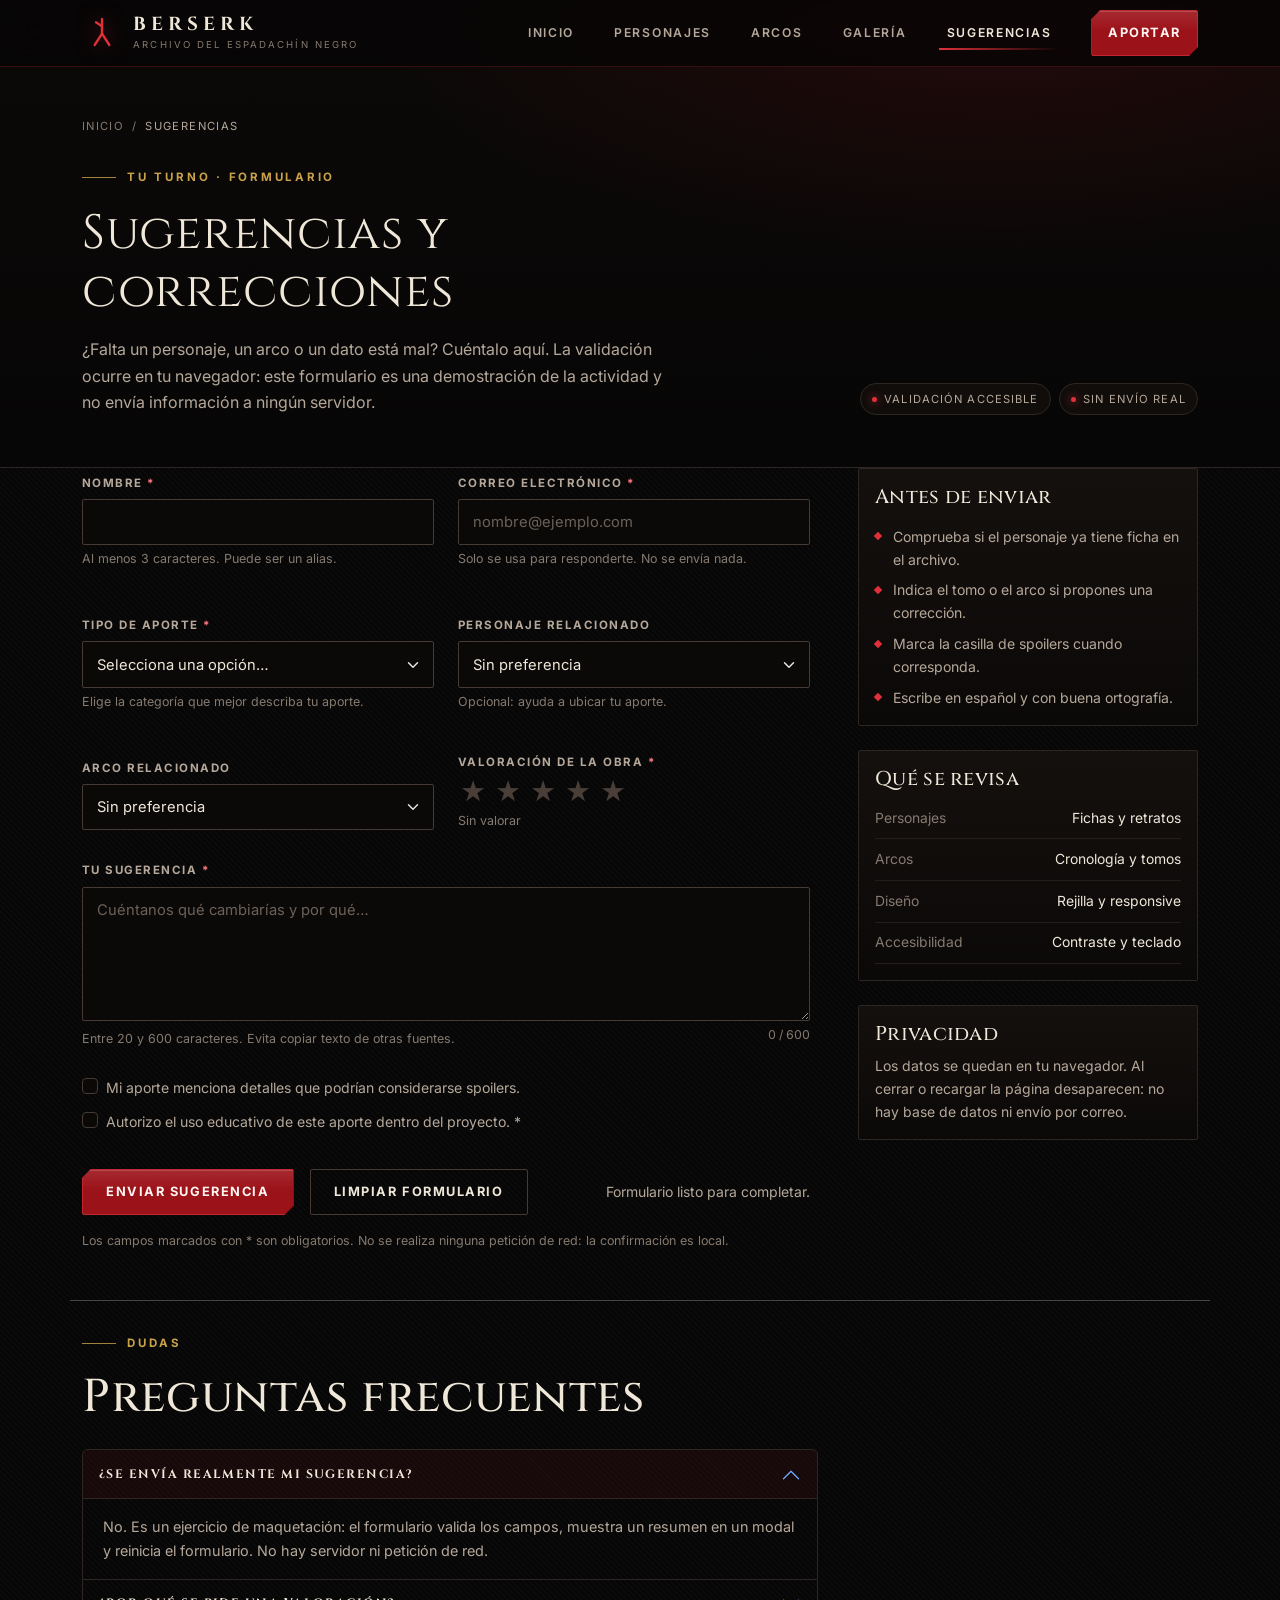
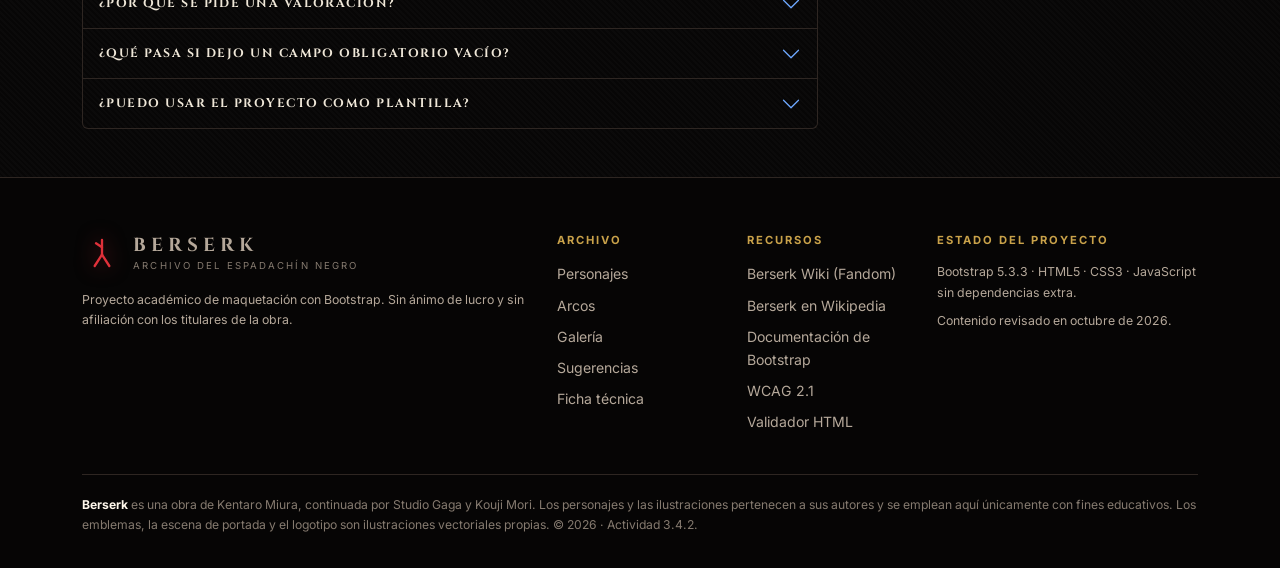
<file: sugerencias.html>
<!DOCTYPE html>
<html lang="es" data-bs-theme="dark">
<head>
  <meta charset="utf-8">
  <meta name="viewport" content="width=device-width, initial-scale=1">
  <title>Sugerencias · Archivo del Espadachín Negro</title>
  <meta name="description" content="Formulario de sugerencias del archivo de Berserk: validación accesible, contador de caracteres y confirmación en modal. Maquetado con Bootstrap 5.">
  <meta name="author" content="Luis · Actividad 3.4.2">
  <meta name="theme-color" content="#070606">
  <link rel="icon" href="assets/img/favicon.svg" type="image/svg+xml">
  <link rel="preconnect" href="https://fonts.googleapis.com">
  <link rel="preconnect" href="https://fonts.gstatic.com" crossorigin>
  <link href="https://fonts.googleapis.com/css2?family=Cinzel:wght@600;700&family=Inter:wght@400;500;600;700&display=swap" rel="stylesheet">
  <link rel="stylesheet" href="assets/vendor/bootstrap.min.css">
  <link rel="stylesheet" href="assets/css/estilos.css">
  <!-- Marca que JavaScript está activo: sin él, el contenido se muestra sin animaciones. -->
  <script>document.documentElement.classList.add("js");</script>
</head>
<body>
  <a class="emi-skip" href="#contenido">Saltar al contenido principal</a>

  <header>
    <nav class="navbar navbar-expand-lg fixed-top emi-navbar" aria-label="Navegación principal">
      <div class="container">
        <a class="navbar-brand emi-marca" href="index.html" aria-label="Archivo del Espadachín Negro, ir al inicio">
          <svg class="emi-marca__sello" viewBox="0 0 120 120" aria-hidden="true" focusable="false">
            <g fill="none" stroke="currentColor" stroke-width="7" stroke-linecap="round" stroke-linejoin="round">
              <path d="M60 18 L60 62"/><path d="M60 62 L38 96"/><path d="M60 62 L82 96"/><path d="M60 40 L42 28"/>
            </g>
          </svg>
          <span class="emi-marca__texto">
            <span class="emi-marca__titulo">Berserk</span>
            <span class="emi-marca__sub">Archivo del Espadachín Negro</span>
          </span>
        </a>

        <button class="navbar-toggler" type="button" data-bs-toggle="collapse" data-bs-target="#menuPrincipal"
                aria-controls="menuPrincipal" aria-expanded="false" aria-label="Abrir o cerrar el menú">
          <span class="navbar-toggler-icon"></span>
        </button>

        <div class="collapse navbar-collapse" id="menuPrincipal">
          <ul class="navbar-nav ms-auto align-items-lg-center gap-lg-4">
            <li class="nav-item"><a class="nav-link" href="index.html">Inicio</a></li>
            <li class="nav-item"><a class="nav-link" href="personajes.html">Personajes</a></li>
            <li class="nav-item"><a class="nav-link" href="arcos.html">Arcos</a></li>
            <li class="nav-item"><a class="nav-link" href="galeria.html">Galería</a></li>
            <li class="nav-item"><a class="nav-link" href="sugerencias.html" aria-current="page">Sugerencias</a></li>
            <li class="nav-item ms-lg-2">
              <a class="btn btn-sangre btn-sm px-3" href="sugerencias.html">Aportar</a>
            </li>
          </ul>
        </div>
      </div>
    </nav>
  </header>

  <main id="contenido">
    <!-- ===================================================================
         CABECERA DE PÁGINA
         =================================================================== -->
    <section class="emi-cabecera-pagina">
      <div class="container">
        <nav aria-label="Ruta de navegación">
          <ol class="breadcrumb emi-breadcrumb">
            <li class="breadcrumb-item"><a href="index.html">Inicio</a></li>
            <li class="breadcrumb-item active" aria-current="page">Sugerencias</li>
          </ol>
        </nav>

        <div class="row gy-4 align-items-end">
          <div class="col-12 col-lg-8">
            <p class="emi-eyebrow">Tu turno · formulario</p>
            <h1 class="display-5 mb-3">Sugerencias y correcciones</h1>
            <p class="emi-seccion__intro mb-0">
              ¿Falta un personaje, un arco o un dato está mal? Cuéntalo aquí. La validación
              ocurre en tu navegador: este formulario es una demostración de la actividad y
              no envía información a ningún servidor.
            </p>
          </div>
          <div class="col-12 col-lg-4">
            <div class="d-flex flex-wrap gap-2 justify-content-lg-end">
              <span class="emi-chip">Validación accesible</span>
              <span class="emi-chip">Sin envío real</span>
            </div>
          </div>
        </div>
      </div>
    </section>

    <!-- ===================================================================
         FORMULARIO + AYUDA
         =================================================================== -->
    <section class="pb-5" aria-labelledby="tituloFormulario">
      <div class="container">
        <div class="row g-4 g-lg-5">
          <div class="col-12 col-lg-8">
            <h2 class="visually-hidden" id="tituloFormulario">Formulario de sugerencias</h2>

            <!-- Resumen de errores: se rellena con JavaScript y recibe el foco. -->
            <div class="alert alert-danger bg-transparent border-danger-subtle" id="resumenErrores"
                 role="alert" aria-live="assertive" tabindex="-1" hidden>
              <p class="fw-semibold mb-2">Revisa estos puntos antes de continuar:</p>
              <ul class="mb-0 small" id="listaErrores"></ul>
            </div>

            <form id="formularioSugerencia" class="emi-formulario" novalidate>
              <div class="row g-4">
                <!-- Datos de contacto -->
                <div class="col-12 col-md-6">
                  <label class="form-label" for="nombre">
                    Nombre <span class="emi-obligatorio" aria-hidden="true">*</span>
                  </label>
                  <input type="text" class="form-control" id="nombre" name="nombre"
                         autocomplete="name" minlength="3" maxlength="60" required
                         aria-describedby="ayudaNombre">
                  <p class="form-text" id="ayudaNombre">Al menos 3 caracteres. Puede ser un alias.</p>
                  <div class="invalid-feedback">Escribe un nombre de 3 a 60 caracteres.</div>
                </div>

                <div class="col-12 col-md-6">
                  <label class="form-label" for="correo">
                    Correo electrónico <span class="emi-obligatorio" aria-hidden="true">*</span>
                  </label>
                  <input type="email" class="form-control" id="correo" name="correo"
                         autocomplete="email" maxlength="120" required
                         placeholder="nombre@ejemplo.com" aria-describedby="ayudaCorreo">
                  <p class="form-text" id="ayudaCorreo">Solo se usa para responderte. No se envía nada.</p>
                  <div class="invalid-feedback">Introduce un correo con formato válido.</div>
                </div>

                <!-- Clasificación -->
                <div class="col-12 col-md-6">
                  <label class="form-label" for="tipo">
                    Tipo de aporte <span class="emi-obligatorio" aria-hidden="true">*</span>
                  </label>
                  <select class="form-select" id="tipo" name="tipo" required aria-describedby="ayudaTipo">
                    <option value="" selected disabled>Selecciona una opción…</option>
                    <option value="personaje">Nuevo personaje</option>
                    <option value="correccion">Corrección de datos</option>
                    <option value="arco">Arco o cronología</option>
                    <option value="diseno">Diseño y accesibilidad</option>
                    <option value="otro">Otro tema</option>
                  </select>
                  <p class="form-text" id="ayudaTipo">Elige la categoría que mejor describa tu aporte.</p>
                  <div class="invalid-feedback">Selecciona el tipo de sugerencia.</div>
                </div>

                <div class="col-12 col-md-6">
                  <label class="form-label" for="personaje">Personaje relacionado</label>
                  <select class="form-select" id="personaje" name="personaje" aria-describedby="ayudaPersonaje">
                    <option value="">Sin preferencia</option>
                    <!-- Opciones generadas desde datos.js -->
                  </select>
                  <p class="form-text" id="ayudaPersonaje">Opcional: ayuda a ubicar tu aporte.</p>
                </div>

                <div class="col-12 col-md-6">
                  <label class="form-label" for="arco">Arco relacionado</label>
                  <select class="form-select" id="arco" name="arco">
                    <option value="">Sin preferencia</option>
                    <!-- Opciones generadas desde datos.js -->
                  </select>
                </div>

                <!-- Valoración -->
                <div class="col-12 col-md-6">
                  <fieldset class="mb-0" id="grupoValoracion">
                    <legend class="form-label">
                      Valoración de la obra <span class="emi-obligatorio" aria-hidden="true">*</span>
                    </legend>
                    <div class="emi-estrellas" aria-describedby="valoracionTexto">
                      <input type="radio" id="estrella5" name="valoracion" value="5" required>
                      <label for="estrella5">★<span class="visually-hidden">5 de 5, imprescindible</span></label>
                      <input type="radio" id="estrella4" name="valoracion" value="4">
                      <label for="estrella4">★<span class="visually-hidden">4 de 5, notable</span></label>
                      <input type="radio" id="estrella3" name="valoracion" value="3">
                      <label for="estrella3">★<span class="visually-hidden">3 de 5, correcto</span></label>
                      <input type="radio" id="estrella2" name="valoracion" value="2">
                      <label for="estrella2">★<span class="visually-hidden">2 de 5, flojo</span></label>
                      <input type="radio" id="estrella1" name="valoracion" value="1">
                      <label for="estrella1">★<span class="visually-hidden">1 de 5, muy flojo</span></label>
                    </div>
                    <p class="form-text mb-0" id="valoracionTexto" aria-live="polite">Sin valorar</p>
                  </fieldset>
                </div>

                <!-- Mensaje -->
                <div class="col-12">
                  <label class="form-label" for="mensaje">
                    Tu sugerencia <span class="emi-obligatorio" aria-hidden="true">*</span>
                  </label>
                  <textarea class="form-control" id="mensaje" name="mensaje" rows="5"
                            minlength="20" maxlength="600" required
                            aria-describedby="ayudaMensaje contadorMensaje"
                            placeholder="Cuéntanos qué cambiarías y por qué…"></textarea>
                  <div class="d-flex justify-content-between gap-3 mt-1">
                    <p class="form-text mb-0" id="ayudaMensaje">
                      Entre 20 y 600 caracteres. Evita copiar texto de otras fuentes.
                    </p>
                    <p class="emi-contador-caracteres mb-0" id="contadorMensaje" aria-live="off">0 / 600</p>
                  </div>
                  <div class="invalid-feedback">La sugerencia debe tener entre 20 y 600 caracteres.</div>
                </div>

                <!-- Consentimientos -->
                <div class="col-12">
                  <div class="form-check">
                    <input class="form-check-input" type="checkbox" id="spoilers" name="spoilers">
                    <label class="form-check-label" for="spoilers">
                      Mi aporte menciona detalles que podrían considerarse spoilers.
                    </label>
                  </div>
                  <div class="form-check mt-2">
                    <input class="form-check-input" type="checkbox" id="autorizacion" name="autorizacion" required>
                    <label class="form-check-label" for="autorizacion">
                      Autorizo el uso educativo de este aporte dentro del proyecto.
                      <span class="emi-obligatorio" aria-hidden="true">*</span>
                    </label>
                    <div class="invalid-feedback">Debes autorizar el uso educativo del aporte.</div>
                  </div>
                </div>

                <!-- Acciones -->
                <div class="col-12">
                  <div class="d-flex flex-column flex-sm-row align-items-sm-center gap-3 pt-2">
                    <button class="btn btn-sangre" type="submit">Enviar sugerencia</button>
                    <button class="btn btn-fantasma" type="reset">Limpiar formulario</button>
                    <p class="small emi-texto-tenue mb-0 ms-sm-auto" id="estadoEnvio" aria-live="polite"></p>
                  </div>
                  <p class="form-text mt-3 mb-0">
                    Los campos marcados con <span class="emi-obligatorio">*</span> son obligatorios.
                    No se realiza ninguna petición de red: la confirmación es local.
                  </p>
                </div>
              </div>
            </form>
          </div>

          <!-- Ayuda lateral -->
          <aside class="col-12 col-lg-4" aria-labelledby="tituloAyuda">
            <div class="emi-toolbar mb-4">
              <h2 class="h5 mb-3" id="tituloAyuda">Antes de enviar</h2>
              <ul class="emi-lista-habilidades mb-0">
                <li>Comprueba si el personaje ya tiene ficha en el archivo.</li>
                <li>Indica el tomo o el arco si propones una corrección.</li>
                <li>Marca la casilla de spoilers cuando corresponda.</li>
                <li>Escribe en español y con buena ortografía.</li>
              </ul>
            </div>

            <div class="emi-toolbar mb-4">
              <h2 class="h5 mb-3">Qué se revisa</h2>
              <dl class="emi-lista-datos mb-0">
                <li><span>Personajes</span><span>Fichas y retratos</span></li>
                <li><span>Arcos</span><span>Cronología y tomos</span></li>
                <li><span>Diseño</span><span>Rejilla y responsive</span></li>
                <li><span>Accesibilidad</span><span>Contraste y teclado</span></li>
              </dl>
            </div>

            <div class="emi-toolbar">
              <h2 class="h5 mb-2">Privacidad</h2>
              <p class="small emi-texto-tenue mb-0">
                Los datos se quedan en tu navegador. Al cerrar o recargar la página
                desaparecen: no hay base de datos ni envío por correo.
              </p>
            </div>
          </aside>
        </div>

        <!-- ===============================================================
             PREGUNTAS FRECUENTES
             =============================================================== -->
        <div class="row mt-5 pt-4 border-top border-secondary-subtle">
          <div class="col-12 col-lg-8">
            <p class="emi-eyebrow">Dudas</p>
            <h2 class="emi-titulo h3 mb-4">Preguntas frecuentes</h2>

            <div class="accordion accordion-archivo" id="acordeonDudas">
              <div class="accordion-item">
                <h3 class="accordion-header" id="dudaUnoCabecera">
                  <button class="accordion-button" type="button" data-bs-toggle="collapse"
                          data-bs-target="#dudaUno" aria-expanded="true" aria-controls="dudaUno">
                    ¿Se envía realmente mi sugerencia?
                  </button>
                </h3>
                <div id="dudaUno" class="accordion-collapse collapse show"
                     aria-labelledby="dudaUnoCabecera" data-bs-parent="#acordeonDudas">
                  <div class="accordion-body">
                    No. Es un ejercicio de maquetación: el formulario valida los campos,
                    muestra un resumen en un modal y reinicia el formulario. No hay servidor
                    ni petición de red.
                  </div>
                </div>
              </div>

              <div class="accordion-item">
                <h3 class="accordion-header" id="dudaDosCabecera">
                  <button class="accordion-button collapsed" type="button" data-bs-toggle="collapse"
                          data-bs-target="#dudaDos" aria-expanded="false" aria-controls="dudaDos">
                    ¿Por qué se pide una valoración?
                  </button>
                </h3>
                <div id="dudaDos" class="accordion-collapse collapse"
                     aria-labelledby="dudaDosCabecera" data-bs-parent="#acordeonDudas">
                  <div class="accordion-body">
                    Para demostrar el componente de selección única con etiquetas asociadas.
                    Las estrellas son botones de radio agrupados: funcionan con teclado y
                    anuncian su estado a los lectores de pantalla.
                  </div>
                </div>
              </div>

              <div class="accordion-item">
                <h3 class="accordion-header" id="dudaTresCabecera">
                  <button class="accordion-button collapsed" type="button" data-bs-toggle="collapse"
                          data-bs-target="#dudaTres" aria-expanded="false" aria-controls="dudaTres">
                    ¿Qué pasa si dejo un campo obligatorio vacío?
                  </button>
                </h3>
                <div id="dudaTres" class="accordion-collapse collapse"
                     aria-labelledby="dudaTresCabecera" data-bs-parent="#acordeonDudas">
                  <div class="accordion-body">
                    El formulario se marca como inválido, aparece un resumen con los problemas
                    detectados y el foco se mueve al primer campo que necesita atención. Cada
                    campo conserva además su propio mensaje de error.
                  </div>
                </div>
              </div>

              <div class="accordion-item">
                <h3 class="accordion-header" id="dudaCuatroCabecera">
                  <button class="accordion-button collapsed" type="button" data-bs-toggle="collapse"
                          data-bs-target="#dudaCuatro" aria-expanded="false" aria-controls="dudaCuatro">
                    ¿Puedo usar el proyecto como plantilla?
                  </button>
                </h3>
                <div id="dudaCuatro" class="accordion-collapse collapse"
                     aria-labelledby="dudaCuatroCabecera" data-bs-parent="#acordeonDudas">
                  <div class="accordion-body">
                    Puedes reutilizar la estructura, la hoja de estilos y los scripts citando
                    la fuente. Las ilustraciones de <em>Berserk</em> no son libres: pertenecen
                    a sus autores y aquí solo se usan con fines educativos.
                  </div>
                </div>
              </div>
            </div>
          </div>
        </div>
      </div>
    </section>
  </main>

  <!-- =====================================================================
       MODAL DE CONFIRMACIÓN
       ===================================================================== -->
  <div class="modal fade modal-archivo" id="modalEnvio" tabindex="-1" aria-labelledby="modalEnvioLabel">
    <div class="modal-dialog modal-dialog-centered">
      <div class="modal-content">
        <div class="modal-header">
          <div>
            <p class="emi-texto-oro emi-mini mb-1">Registro local</p>
            <h2 class="modal-title h3" id="modalEnvioLabel">Sugerencia preparada</h2>
          </div>
          <button type="button" class="btn-close" data-bs-dismiss="modal" aria-label="Cerrar la confirmación"></button>
        </div>

        <div class="modal-body">
          <p class="small emi-texto-tenue">
            Esto es una simulación: no se ha enviado nada. Este es el resumen que se habría
            registrado.
          </p>

          <dl class="emi-lista-datos mb-0">
            <li><dt>Nombre</dt><dd id="envioNombre">—</dd></li>
            <li><dt>Tipo</dt><dd id="envioTipo">—</dd></li>
            <li><dt>Personaje</dt><dd id="envioPersonaje">—</dd></li>
            <li><dt>Arco</dt><dd id="envioArco">—</dd></li>
            <li><dt>Valoración</dt><dd id="envioValoracion">—</dd></li>
          </dl>
        </div>

        <div class="modal-footer">
          <button type="button" class="btn btn-sangre btn-sm" data-bs-dismiss="modal">Entendido</button>
        </div>
      </div>
    </div>
  </div>

  <!-- =====================================================================
       PIE DE PÁGINA
       ===================================================================== -->
  <footer class="emi-footer">
    <div class="container">
      <div class="row g-4">
        <div class="col-12 col-lg-5">
          <a class="emi-marca mb-3" href="index.html" aria-label="Archivo del Espadachín Negro, ir al inicio">
            <svg class="emi-marca__sello" viewBox="0 0 120 120" aria-hidden="true" focusable="false">
              <g fill="none" stroke="currentColor" stroke-width="7" stroke-linecap="round" stroke-linejoin="round">
                <path d="M60 18 L60 62"/><path d="M60 62 L38 96"/><path d="M60 62 L82 96"/><path d="M60 40 L42 28"/>
              </g>
            </svg>
            <span class="emi-marca__texto">
              <span class="emi-marca__titulo">Berserk</span>
              <span class="emi-marca__sub">Archivo del Espadachín Negro</span>
            </span>
          </a>
          <p class="small mb-0">
            Proyecto académico de maquetación con Bootstrap. Sin ánimo de lucro y sin
            afiliación con los titulares de la obra.
          </p>
        </div>

        <div class="col-6 col-lg-2">
          <h2>Archivo</h2>
          <ul class="emi-footer__lista">
            <li><a href="personajes.html">Personajes</a></li>
            <li><a href="arcos.html">Arcos</a></li>
            <li><a href="galeria.html">Galería</a></li>
            <li><a href="sugerencias.html">Sugerencias</a></li>
            <li><a href="index.html#tecnica">Ficha técnica</a></li>
          </ul>
        </div>

        <div class="col-6 col-lg-2">
          <h2>Recursos</h2>
          <ul class="emi-footer__lista">
            <li><a href="https://berserk.fandom.com/wiki/Berserk_Wiki" target="_blank" rel="noopener noreferrer">Berserk Wiki (Fandom)</a></li>
            <li><a href="https://es.wikipedia.org/wiki/Berserk_(manga)" target="_blank" rel="noopener noreferrer">Berserk en Wikipedia</a></li>
            <li><a href="https://getbootstrap.com/docs/5.3/" target="_blank" rel="noopener noreferrer">Documentación de Bootstrap</a></li>
            <li><a href="https://www.w3.org/WAI/WCAG21/quickref/" target="_blank" rel="noopener noreferrer">WCAG 2.1</a></li>
            <li><a href="https://validator.w3.org/" target="_blank" rel="noopener noreferrer">Validador HTML</a></li>
          </ul>
        </div>

        <div class="col-12 col-lg-3">
          <h2>Estado del proyecto</h2>
          <p class="small mb-2">Bootstrap 5.3.3 · HTML5 · CSS3 · JavaScript sin dependencias extra.</p>
          <p class="small mb-0">
            Contenido revisado en <time datetime="2026-10-26">octubre de 2026</time>.
          </p>
        </div>
      </div>

      <p class="emi-footer__legal mb-0">
        <strong>Berserk</strong> es una obra de Kentaro Miura, continuada por Studio Gaga y
        Kouji Mori. Los personajes y las ilustraciones pertenecen a sus autores y se emplean
        aquí únicamente con fines educativos. Los emblemas, la escena de portada y el
        logotipo son ilustraciones vectoriales propias. © <span data-anio>2026</span> ·
        Actividad 3.4.2.
      </p>
    </div>
  </footer>

  <script src="assets/vendor/bootstrap.bundle.min.js"></script>
  <script src="assets/js/datos.js"></script>
  <script src="assets/js/comun.js"></script>
  <script src="assets/js/formulario.js"></script>
</body>
</html>
</file>
<file: assets/css/estilos.css>
/* ==========================================================================
   ARCHIVO DEL ESPADACHÍN NEGRO — hoja de estilos principal
   Actividad 3.4.2 · Bootstrap 5.3.3
   --------------------------------------------------------------------------
   Organización:
     01. Tokens de diseño (variables)
     02. Base y tipografía
     03. Utilidades propias
     04. Navegación
     05. Botones y enlaces
     06. Portada (hero)
     07. Secciones y títulos
     08. Tarjetas de personaje
     09. Barra de filtros y paginación
     10. Tabla comparativa
     11. Arcos argumentales
     12. Formularios
     13. Modales
     14. Pie de página
     15. Animaciones y accesibilidad
     16. Ajustes responsive
   ========================================================================== */

/* 01. TOKENS DE DISEÑO ==================================================== */
:root {
  /* Paleta: carbón, hierro, sangre seca y hueso. */
  --emi-tinta: #070606;
  --emi-carbon: #0e0b0a;
  --emi-superficie: #14100e;
  --emi-hierro: #1d1815;
  --emi-borde: #2e2622;
  --emi-borde-claro: #453a34;
  --emi-sangre: #9c1219;
  --emi-sangre-oscura: #6d0b11;
  --emi-brasa: #e0313a;
  --emi-brasa-clara: #ff7a80;
  --emi-oro: #c9a24a;
  --emi-hueso: #efe7d8;
  --emi-ceniza: #b5a89a;
  --emi-ceniza-oscura: #857a6f;

  /* Tipografía */
  --emi-display: "Cinzel", "Iowan Old Style", "Palatino Linotype", Palatino, Georgia, serif;
  --emi-texto: "Inter", system-ui, -apple-system, "Segoe UI", Roboto, "Helvetica Neue", Arial, sans-serif;

  /* Medidas */
  --emi-radio: 2px;
  --emi-sombra: 0 22px 48px -26px rgba(0, 0, 0, .95);
  --emi-transicion: 220ms ease;

  /* Ajustes de Bootstrap */
  --bs-body-bg: var(--emi-tinta);
  --bs-body-color: var(--emi-hueso);
  --bs-body-font-family: var(--emi-texto);
  --bs-border-color: var(--emi-borde);
  --bs-link-color: var(--emi-brasa-clara);
  --bs-link-hover-color: #ffb0b4;
  --bs-emphasis-color: var(--emi-hueso);
  --bs-secondary-color: var(--emi-ceniza);
  --bs-tertiary-bg: var(--emi-superficie);
  --bs-focus-ring-color: rgba(224, 49, 58, .35);
}

/* 02. BASE Y TIPOGRAFÍA =================================================== */
html {
  scroll-behavior: smooth;
  /* Compensa la barra de navegación fija al saltar a un ancla. */
  scroll-padding-top: 6rem;
}

body {
  background-color: var(--emi-tinta);
  /* Viñeta + trama fina: textura de papel viejo sin cargar imágenes. */
  background-image:
    radial-gradient(1200px 620px at 50% -10%, rgba(156, 18, 25, .16), transparent 70%),
    radial-gradient(900px 500px at 100% 100%, rgba(201, 162, 74, .05), transparent 70%),
    repeating-linear-gradient(45deg, rgba(255, 255, 255, .014) 0 2px, transparent 2px 4px);
  color: var(--emi-hueso);
  font-family: var(--emi-texto);
  font-size: 1rem;
  line-height: 1.65;
  -webkit-font-smoothing: antialiased;
  overflow-x: hidden;
}

h1, h2, h3, h4, .emi-display {
  font-family: var(--emi-display);
  font-weight: 700;
  letter-spacing: .015em;
  line-height: 1.1;
  color: var(--emi-hueso);
  text-wrap: balance;
}

p { text-wrap: pretty; }

strong { color: #fff8ec; }

::selection {
  background: var(--emi-sangre);
  color: #fff;
}

/* Enlace de salto para lectores de pantalla y teclado. */
.emi-skip {
  position: absolute;
  top: -100px;
  left: 1rem;
  z-index: 2000;
  padding: .7rem 1.1rem;
  background: var(--emi-brasa);
  color: #17090a;
  font-weight: 700;
  text-decoration: none;
  border-radius: var(--emi-radio);
}
.emi-skip:focus { top: 1rem; }

/* 03. UTILIDADES PROPIAS ================================================== */
.emi-borde-sup { border-top: 1px solid var(--emi-borde); }
.emi-texto-tenue { color: var(--emi-ceniza) !important; }
.emi-texto-oro { color: var(--emi-oro) !important; }
.emi-texto-brasa { color: var(--emi-brasa-clara) !important; }
.emi-max-lectura { max-width: 68ch; }
.emi-mini {
  font-size: .72rem;
  letter-spacing: .18em;
  text-transform: uppercase;
  font-weight: 600;
}

/* 04. NAVEGACIÓN ========================================================== */
.emi-navbar {
  background: rgba(7, 6, 6, .82);
  -webkit-backdrop-filter: blur(14px) saturate(140%);
  backdrop-filter: blur(14px) saturate(140%);
  border-bottom: 1px solid rgba(224, 49, 58, .22);
  transition: background var(--emi-transicion), box-shadow var(--emi-transicion);
}

.emi-navbar.is-scrolled {
  background: rgba(7, 6, 6, .96);
  box-shadow: 0 12px 30px -20px #000;
}

.emi-marca {
  display: inline-flex;
  align-items: center;
  gap: .7rem;
  color: var(--emi-hueso);
  text-decoration: none;
}

.emi-marca__sello {
  width: 40px;
  height: 40px;
  flex: 0 0 auto;
  color: var(--emi-brasa);
  filter: drop-shadow(0 0 10px rgba(224, 49, 58, .5));
}

.emi-marca__texto {
  display: flex;
  flex-direction: column;
  line-height: 1;
}

.emi-marca__titulo {
  font-family: var(--emi-display);
  font-size: 1.18rem;
  font-weight: 700;
  letter-spacing: .26em;
  text-transform: uppercase;
}

.emi-marca__sub {
  margin-top: .35rem;
  font-size: .6rem;
  letter-spacing: .22em;
  text-transform: uppercase;
  color: var(--emi-ceniza-oscura);
}

.emi-navbar .nav-link {
  color: var(--emi-ceniza);
  font-size: .76rem;
  font-weight: 600;
  letter-spacing: .14em;
  text-transform: uppercase;
  padding: .65rem .15rem;
  position: relative;
}

.emi-navbar .nav-link::after {
  content: "";
  position: absolute;
  left: 0;
  bottom: .2rem;
  width: 0;
  height: 2px;
  background: linear-gradient(90deg, var(--emi-brasa), transparent);
  transition: width var(--emi-transicion);
}

.emi-navbar .nav-link:hover,
.emi-navbar .nav-link:focus-visible,
.emi-navbar .nav-link[aria-current="page"] {
  color: var(--emi-hueso);
}

.emi-navbar .nav-link:hover::after,
.emi-navbar .nav-link:focus-visible::after,
.emi-navbar .nav-link[aria-current="page"]::after {
  width: 100%;
}

.emi-navbar .navbar-toggler {
  border: 1px solid var(--emi-borde-claro);
  padding: .45rem .6rem;
  border-radius: var(--emi-radio);
}
.emi-navbar .navbar-toggler:focus { box-shadow: 0 0 0 .2rem rgba(224, 49, 58, .3); }
.emi-navbar .navbar-toggler-icon {
  background-image: url("data:image/svg+xml,%3csvg xmlns='http://www.w3.org/2000/svg' viewBox='0 0 30 30'%3e%3cpath stroke='%23efe7d8' stroke-linecap='round' stroke-width='2' d='M4 7h22M4 15h22M4 23h22'/%3e%3c/svg%3e");
}

@media (max-width: 991.98px) {
  .emi-navbar .navbar-collapse {
    margin-top: .8rem;
    padding: .6rem 0 1rem;
    border-top: 1px solid var(--emi-borde);
  }
  .emi-navbar .nav-link { padding: .8rem 0; }
  .emi-navbar .nav-link::after { bottom: .45rem; }
}

/* 05. BOTONES Y ENLACES ==================================================== */
.btn {
  --bs-btn-border-radius: var(--emi-radio);
  font-size: .8rem;
  font-weight: 700;
  letter-spacing: .12em;
  text-transform: uppercase;
  padding: .78rem 1.45rem;
  transition: transform var(--emi-transicion), background var(--emi-transicion),
              border-color var(--emi-transicion), color var(--emi-transicion);
}

.btn-sangre {
  --bs-btn-color: #fff6f3;
  --bs-btn-bg: var(--emi-sangre);
  --bs-btn-border-color: #c2262e;
  --bs-btn-hover-color: #fff;
  --bs-btn-hover-bg: #b8161f;
  --bs-btn-hover-border-color: var(--emi-brasa);
  --bs-btn-active-bg: var(--emi-sangre-oscura);
  --bs-btn-active-border-color: var(--emi-brasa);
  background-image: linear-gradient(180deg, rgba(255, 255, 255, .1), transparent 45%);
  box-shadow: inset 0 1px 0 rgba(255, 255, 255, .16), 0 12px 24px -18px var(--emi-brasa);
  clip-path: polygon(9px 0, 100% 0, 100% calc(100% - 9px), calc(100% - 9px) 100%, 0 100%, 0 9px);
}
.btn-sangre:hover { transform: translateY(-1px); }

.btn-fantasma {
  --bs-btn-color: var(--emi-hueso);
  --bs-btn-bg: transparent;
  --bs-btn-border-color: var(--emi-borde-claro);
  --bs-btn-hover-color: #fff;
  --bs-btn-hover-bg: rgba(224, 49, 58, .1);
  --bs-btn-hover-border-color: var(--emi-brasa);
  --bs-btn-active-bg: rgba(224, 49, 58, .18);
  --bs-btn-active-border-color: var(--emi-brasa);
}
.btn-fantasma:hover { transform: translateY(-1px); }

.btn-enlace {
  padding: 0;
  border: 0;
  background: none;
  color: var(--emi-brasa-clara);
  font-size: .78rem;
  font-weight: 700;
  letter-spacing: .12em;
  text-transform: uppercase;
  text-decoration: none;
  border-bottom: 1px solid rgba(255, 122, 128, .35);
  border-radius: 0;
}
.btn-enlace:hover,
.btn-enlace:focus-visible { color: #ffd9db; border-bottom-color: #ffd9db; }

/* 06. PORTADA ============================================================= */
.emi-hero {
  position: relative;
  min-height: clamp(600px, 92svh, 880px);
  display: flex;
  align-items: center;
  padding: clamp(7rem, 14vh, 10rem) 0 clamp(3.5rem, 8vh, 6rem);
  background-image: url("../img/heroe.svg");
  background-size: cover;
  background-position: center 40%;
  isolation: isolate;
}

.emi-hero::before {
  content: "";
  position: absolute;
  inset: 0;
  z-index: -1;
  background:
    linear-gradient(90deg, rgba(7, 6, 6, .96) 0%, rgba(7, 6, 6, .86) 38%, rgba(7, 6, 6, .35) 70%, rgba(7, 6, 6, .55) 100%),
    linear-gradient(0deg, var(--emi-tinta) 2%, transparent 45%);
}

.emi-hero__contenido { max-width: 42rem; }

.emi-hero h1 {
  font-size: clamp(2.6rem, 6.4vw, 4.9rem);
  line-height: .98;
  margin-bottom: 1.4rem;
}

.emi-hero h1 em {
  font-style: normal;
  color: var(--emi-brasa-clara);
  text-shadow: 0 0 34px rgba(224, 49, 58, .45);
}

.emi-hero__entradilla {
  font-size: clamp(1rem, 1.4vw, 1.16rem);
  color: var(--emi-ceniza);
  max-width: 34rem;
  margin-bottom: 2rem;
}

.emi-eyebrow {
  display: inline-flex;
  align-items: center;
  gap: .7rem;
  margin-bottom: 1.1rem;
  color: var(--emi-oro);
  font-size: .72rem;
  font-weight: 700;
  letter-spacing: .24em;
  text-transform: uppercase;
}

.emi-eyebrow::before {
  content: "";
  width: 34px;
  height: 1px;
  background: var(--emi-oro);
  opacity: .8;
}

.emi-chips {
  display: flex;
  flex-wrap: wrap;
  gap: .5rem;
  margin-top: 2.2rem;
  padding: 0;
  list-style: none;
}

.emi-chip {
  display: inline-flex;
  align-items: center;
  gap: .45rem;
  padding: .36rem .7rem;
  border: 1px solid var(--emi-borde);
  background: rgba(20, 16, 14, .7);
  color: var(--emi-ceniza);
  font-size: .7rem;
  letter-spacing: .1em;
  text-transform: uppercase;
  border-radius: 999px;
}

.emi-chip::before {
  content: "";
  width: 5px;
  height: 5px;
  border-radius: 50%;
  background: var(--emi-brasa);
  box-shadow: 0 0 8px var(--emi-brasa);
}

/* 07. SECCIONES Y TÍTULOS ================================================= */
.emi-cabecera-pagina {
  padding: clamp(7rem, 13vh, 9.5rem) 0 clamp(2.25rem, 4vw, 3.25rem);
  border-bottom: 1px solid var(--emi-borde);
  background:
    radial-gradient(900px 380px at 78% 0%, rgba(156, 18, 25, .18), transparent 70%),
    linear-gradient(180deg, #0b0908, var(--emi-tinta));
}

.emi-breadcrumb {
  --bs-breadcrumb-divider-color: var(--emi-ceniza-oscura);
  --bs-breadcrumb-item-active-color: var(--emi-ceniza);
  font-size: .7rem;
  letter-spacing: .12em;
  text-transform: uppercase;
  margin-bottom: 1.5rem;
}
.emi-breadcrumb a {
  color: var(--emi-ceniza-oscura);
  text-decoration: none;
}
.emi-breadcrumb a:hover,
.emi-breadcrumb a:focus-visible { color: var(--emi-brasa-clara); }

.emi-lista-habilidades {
  list-style: none;
  margin: 0;
  padding: 0;
  display: grid;
  gap: .45rem;
  font-size: .88rem;
  color: var(--emi-ceniza);
}
.emi-lista-habilidades li {
  position: relative;
  padding-left: 1.15rem;
}
.emi-lista-habilidades li::before {
  content: "";
  position: absolute;
  top: .62em;
  left: 0;
  width: 6px;
  height: 6px;
  background: var(--emi-brasa);
  transform: rotate(45deg);
}

.emi-seccion { padding-block: clamp(3.75rem, 7vw, 6.5rem); }
.emi-seccion--alterna {
  background:
    linear-gradient(180deg, transparent, rgba(156, 18, 25, .05) 40%, transparent),
    var(--emi-carbon);
  border-block: 1px solid var(--emi-borde);
}

.emi-titulo {
  font-size: clamp(1.9rem, 3.6vw, 2.9rem);
  margin-bottom: .9rem;
}

.emi-seccion__intro {
  color: var(--emi-ceniza);
  max-width: 58ch;
}

.emi-filete {
  width: 72px;
  height: 2px;
  margin: 1.3rem 0 0;
  background: linear-gradient(90deg, var(--emi-brasa), transparent);
  border: 0;
  opacity: 1;
}

.emi-dato {
  padding: 1.1rem 0;
  border-top: 1px solid var(--emi-borde);
}
.emi-dato__cifra {
  font-family: var(--emi-display);
  font-size: clamp(2rem, 3vw, 2.8rem);
  color: var(--emi-oro);
  line-height: 1;
}
.emi-dato__texto {
  margin-top: .35rem;
  margin-bottom: 0;
  font-size: .74rem;
  letter-spacing: .14em;
  text-transform: uppercase;
  color: var(--emi-ceniza-oscura);
}

/* 08. TARJETAS DE PERSONAJE ============================================== */
.card-archivo {
  position: relative;
  height: 100%;
  display: flex;
  flex-direction: column;
  background: linear-gradient(165deg, var(--emi-superficie), #0a0807);
  border: 1px solid var(--emi-borde);
  border-radius: var(--emi-radio);
  overflow: hidden;
  transition: transform var(--emi-transicion), border-color var(--emi-transicion), box-shadow var(--emi-transicion);
}

.card-archivo:hover,
.card-archivo:focus-within {
  transform: translateY(-5px);
  border-color: rgba(224, 49, 58, .55);
  box-shadow: var(--emi-sombra);
}

.card-archivo__media {
  position: relative;
  aspect-ratio: 4 / 5;
  overflow: hidden;
  background: #0a0807;
}

.card-archivo__media img {
  width: 100%;
  height: 100%;
  object-fit: cover;
  object-position: center 22%;
  /* Unifica ilustraciones de distinta época bajo un mismo tratamiento. */
  filter: grayscale(.6) sepia(.14) contrast(1.06) brightness(.92);
  transition: filter 500ms ease, transform 700ms ease;
}

.card-archivo:hover .card-archivo__media img,
.card-archivo:focus-within .card-archivo__media img {
  filter: grayscale(.1) sepia(.06) contrast(1.05) brightness(1);
  transform: scale(1.035);
}

.card-archivo__media::after {
  content: "";
  position: absolute;
  inset: 0;
  background: linear-gradient(180deg, rgba(7, 6, 6, 0) 45%, rgba(7, 6, 6, .92) 100%);
  pointer-events: none;
}

.card-archivo__cuerpo {
  position: relative;
  display: flex;
  flex-direction: column;
  flex: 1;
  padding: 1.1rem 1.15rem 1.25rem;
  margin-top: -2.6rem;
  z-index: 1;
}

.card-archivo__nombre {
  font-size: 1.22rem;
  margin-bottom: .15rem;
}

.card-archivo__epiteto {
  font-size: .76rem;
  letter-spacing: .1em;
  text-transform: uppercase;
  color: var(--emi-oro);
  margin-bottom: .65rem;
}

.card-archivo__resumen {
  font-size: .87rem;
  line-height: 1.55;
  color: var(--emi-ceniza);
  margin-bottom: 1rem;
  display: -webkit-box;
  -webkit-line-clamp: 3;
  -webkit-box-orient: vertical;
  overflow: hidden;
}

.card-archivo__pie {
  margin-top: auto;
  display: flex;
  align-items: center;
  justify-content: space-between;
  gap: .75rem;
  padding-top: .85rem;
  border-top: 1px solid rgba(46, 38, 34, .8);
}

.emi-badge {
  display: inline-flex;
  align-items: center;
  gap: .4rem;
  padding: .28rem .58rem;
  font-size: .63rem;
  font-weight: 700;
  letter-spacing: .12em;
  text-transform: uppercase;
  border: 1px solid currentColor;
  border-radius: 999px;
  background: rgba(7, 6, 6, .6);
  -webkit-backdrop-filter: blur(6px);
  backdrop-filter: blur(6px);
}

.emi-badge--halcon { color: #e4c471; }
.emi-badge--guts { color: #ff8a8f; }
.emi-badge--apostol { color: #d99a6c; }
.emi-badge--mano { color: #9f9adf; }
.emi-badge--solitario { color: #b9c6c9; }

.emi-badge--posicion {
  position: absolute;
  top: .75rem;
  left: .75rem;
  z-index: 2;
}

.emi-estado {
  display: inline-flex;
  align-items: center;
  gap: .35rem;
  font-size: .68rem;
  letter-spacing: .08em;
  text-transform: uppercase;
  color: var(--emi-ceniza-oscura);
}
.emi-estado::before {
  content: "";
  width: 6px;
  height: 6px;
  border-radius: 50%;
  background: currentColor;
}
.emi-estado--vivo { color: #8fc79a; }
.emi-estado--fallecido { color: #c97676; }
.emi-estado--desconocido { color: #c9a24a; }

/* 09. BARRA DE FILTROS Y PAGINACIÓN ====================================== */
.emi-toolbar {
  background: linear-gradient(180deg, var(--emi-superficie), #0b0908);
  border: 1px solid var(--emi-borde);
  border-radius: var(--emi-radio);
  padding: 1rem;
}

.emi-buscador { position: relative; }
.emi-buscador .form-control { padding-left: 2.6rem; }
.emi-buscador__icono {
  position: absolute;
  top: 50%;
  left: .9rem;
  transform: translateY(-50%);
  width: 18px;
  height: 18px;
  color: var(--emi-ceniza-oscura);
  pointer-events: none;
}

.emi-contador {
  font-size: .78rem;
  letter-spacing: .08em;
  text-transform: uppercase;
  color: var(--emi-ceniza-oscura);
}

/* La tabla usa enlaces con aspecto de texto, sin versalitas. */
.table-archivo .btn-enlace {
  font-size: .92rem;
  font-weight: 600;
  letter-spacing: 0;
  text-transform: none;
  border-bottom-color: transparent;
  color: var(--emi-hueso);
}
.table-archivo .btn-enlace:hover,
.table-archivo .btn-enlace:focus-visible {
  color: var(--emi-brasa-clara);
  border-bottom-color: currentColor;
}

.pagination {
  --bs-pagination-bg: var(--emi-superficie);
  --bs-pagination-border-color: var(--emi-borde);
  --bs-pagination-color: var(--emi-ceniza);
  --bs-pagination-hover-bg: var(--emi-hierro);
  --bs-pagination-hover-color: var(--emi-hueso);
  --bs-pagination-hover-border-color: var(--emi-borde-claro);
  --bs-pagination-active-bg: var(--emi-sangre);
  --bs-pagination-active-border-color: var(--emi-brasa);
  --bs-pagination-disabled-bg: #0a0807;
  --bs-pagination-disabled-border-color: var(--emi-borde);
  --bs-pagination-disabled-color: var(--emi-ceniza-oscura);
  --bs-pagination-focus-box-shadow: 0 0 0 .2rem rgba(224, 49, 58, .3);
  --bs-pagination-focus-bg: var(--emi-hierro);
  gap: .3rem;
}
.pagination .page-link { min-width: 40px; text-align: center; border-radius: var(--emi-radio); }

.emi-vacio {
  border: 1px dashed var(--emi-borde-claro);
  border-radius: var(--emi-radio);
  padding: 3rem 1.5rem;
  text-align: center;
  color: var(--emi-ceniza);
}

/* 10. TABLA COMPARATIVA ================================================== */
.table-archivo {
  --bs-table-bg: transparent;
  --bs-table-color: var(--emi-hueso);
  --bs-table-border-color: var(--emi-borde);
  --bs-table-striped-bg: rgba(255, 255, 255, .02);
  --bs-table-hover-bg: rgba(224, 49, 58, .07);
  font-size: .88rem;
  margin-bottom: 0;
}
.table-archivo thead th {
  font-size: .68rem;
  letter-spacing: .14em;
  text-transform: uppercase;
  color: var(--emi-oro);
  font-weight: 700;
  border-bottom-color: var(--emi-borde-claro);
  white-space: nowrap;
}
.table-archivo caption {
  caption-side: bottom;
  padding-top: .85rem;
  color: var(--emi-ceniza-oscura);
  font-size: .78rem;
}

/* 11. ARCOS ARGUMENTALES ================================================= */
.arco {
  position: relative;
  padding-block: clamp(2rem, 4vw, 3.25rem);
  border-top: 1px solid var(--emi-borde);
}

.arco__numero {
  font-family: var(--emi-display);
  font-size: clamp(2.4rem, 5vw, 4rem);
  line-height: 1;
  color: transparent;
  -webkit-text-stroke: 1px var(--emi-borde-claro);
  user-select: none;
}

.arco__imagen {
  position: relative;
  border: 1px solid var(--emi-borde);
  border-radius: var(--emi-radio);
  overflow: hidden;
  aspect-ratio: 16 / 10;
  background: var(--emi-superficie);
}
.arco__imagen img {
  width: 100%;
  height: 100%;
  object-fit: cover;
  filter: saturate(.7) contrast(1.05);
  transition: transform 600ms ease;
}
.arco:hover .arco__imagen img { transform: scale(1.04); }

.arco__titulo { font-size: clamp(1.45rem, 2.4vw, 1.95rem); margin-bottom: .6rem; }
.arco__meta {
  font-size: .74rem;
  letter-spacing: .12em;
  text-transform: uppercase;
  color: var(--emi-oro);
  margin-bottom: .8rem;
}

.accordion-archivo {
  --bs-accordion-bg: transparent;
  --bs-accordion-color: var(--emi-ceniza);
  --bs-accordion-border-color: var(--emi-borde);
  --bs-accordion-btn-color: var(--emi-hueso);
  --bs-accordion-btn-bg: transparent;
  --bs-accordion-active-bg: rgba(224, 49, 58, .07);
  --bs-accordion-active-color: var(--emi-hueso);
  --bs-accordion-btn-focus-box-shadow: 0 0 0 .2rem rgba(224, 49, 58, .25);
  --bs-accordion-btn-icon: url("data:image/svg+xml,%3csvg xmlns='http://www.w3.org/2000/svg' viewBox='0 0 16 16' fill='%23b5a89a'%3e%3cpath fill-rule='evenodd' d='M1.646 4.646a.5.5 0 0 1 .708 0L8 10.293l5.646-5.647a.5.5 0 0 1 .708.708l-6 6a.5.5 0 0 1-.708 0l-6-6a.5.5 0 0 1 0-.708z'/%3e%3c/svg%3e");
  --bs-accordion-btn-active-icon: url("data:image/svg+xml,%3csvg xmlns='http://www.w3.org/2000/svg' viewBox='0 0 16 16' fill='%23e0313a'%3e%3cpath fill-rule='evenodd' d='M1.646 4.646a.5.5 0 0 1 .708 0L8 10.293l5.646-5.647a.5.5 0 0 1 .708.708l-6 6a.5.5 0 0 1-.708 0l-6-6a.5.5 0 0 1 0-.708z'/%3e%3c/svg%3e");
}
.accordion-archivo .accordion-button {
  font-size: .76rem;
  font-weight: 700;
  letter-spacing: .12em;
  text-transform: uppercase;
  padding: .9rem 1rem;
}
.accordion-archivo .accordion-body { font-size: .9rem; }

/* 12. FORMULARIOS ======================================================== */
.form-label {
  font-size: .72rem;
  font-weight: 700;
  letter-spacing: .13em;
  text-transform: uppercase;
  color: var(--emi-ceniza);
  margin-bottom: .4rem;
}
.form-label .emi-obligatorio { color: var(--emi-brasa-clara); }

.form-control,
.form-select {
  background-color: #0b0908;
  border: 1px solid var(--emi-borde-claro);
  color: var(--emi-hueso);
  border-radius: var(--emi-radio);
  padding: .7rem .85rem;
  font-size: .92rem;
}
.form-control::placeholder { color: #6c6158; opacity: 1; }
.form-control:focus,
.form-select:focus {
  background-color: #0b0908;
  color: var(--emi-hueso);
  border-color: var(--emi-brasa);
  box-shadow: 0 0 0 .2rem rgba(224, 49, 58, .22);
}
.form-control:disabled,
.form-select:disabled { background-color: #0a0807; color: var(--emi-ceniza-oscura); }

.form-select {
  --bs-form-select-bg-img: url("data:image/svg+xml,%3csvg xmlns='http://www.w3.org/2000/svg' viewBox='0 0 16 16'%3e%3cpath fill='none' stroke='%23b5a89a' stroke-linecap='round' stroke-linejoin='round' stroke-width='2' d='m2 5 6 6 6-6'/%3e%3c/svg%3e");
}
.form-select option { background: var(--emi-superficie); color: var(--emi-hueso); }

.form-text { color: var(--emi-ceniza-oscura); font-size: .78rem; }
.form-check-input {
  background-color: #0b0908;
  border-color: var(--emi-borde-claro);
}
.form-check-input:checked {
  background-color: var(--emi-sangre);
  border-color: var(--emi-brasa);
}
.form-check-input:focus {
  border-color: var(--emi-brasa);
  box-shadow: 0 0 0 .2rem rgba(224, 49, 58, .22);
}
.form-check-label { font-size: .88rem; color: var(--emi-ceniza); }

.was-validated .form-control:invalid,
.was-validated .form-select:invalid,
.form-control.is-invalid,
.form-select.is-invalid {
  border-color: #e06a6a;
  background-image: none;
}
.was-validated .form-control:valid,
.form-select.is-valid {
  border-color: #6f9b78;
  background-image: none;
}
.invalid-feedback { color: #ff9a9a; font-size: .78rem; }

.emi-estrellas {
  display: flex;
  flex-direction: row-reverse;
  justify-content: flex-end;
  gap: .25rem;
}
.emi-estrellas input {
  position: absolute;
  opacity: 0;
  width: 1px;
  height: 1px;
}
.emi-estrellas label {
  font-size: 1.6rem;
  line-height: 1;
  color: #4a3f38;
  cursor: pointer;
  padding: .1rem .15rem;
  transition: color var(--emi-transicion), transform var(--emi-transicion);
}
.emi-estrellas label:hover,
.emi-estrellas label:hover ~ label,
.emi-estrellas input:checked ~ label { color: var(--emi-oro); }
.emi-estrellas input:focus-visible + label {
  outline: 2px solid var(--emi-oro);
  outline-offset: 2px;
}

#grupoValoracion.is-invalid .emi-estrellas {
  outline: 1px solid #e06a6a;
  outline-offset: 6px;
  border-radius: var(--emi-radio);
}
#grupoValoracion.is-invalid #valoracionTexto { color: #ff9a9a; }

.emi-contador-caracteres {
  font-size: .76rem;
  color: var(--emi-ceniza-oscura);
  font-variant-numeric: tabular-nums;
}
.emi-contador-caracteres[data-limite="cerca"] { color: var(--emi-oro); }
.emi-contador-caracteres[data-limite="excedido"] { color: #ff9a9a; }

/* 13. MODALES ============================================================ */
.modal-archivo .modal-content {
  background: linear-gradient(170deg, #17120f, #0a0807 70%);
  border: 1px solid var(--emi-borde-claro);
  border-radius: var(--emi-radio);
  color: var(--emi-hueso);
  box-shadow: 0 40px 90px -40px #000;
}
.modal-archivo .modal-header {
  border-bottom: 1px solid var(--emi-borde);
  padding: 1.1rem 1.35rem;
}
.modal-archivo .modal-body { padding: 1.35rem; }
.modal-archivo .modal-footer {
  border-top: 1px solid var(--emi-borde);
  padding: 1rem 1.35rem;
}
.modal-archivo .btn-close {
  filter: invert(1) grayscale(1) brightness(1.8);
  opacity: .7;
}
.modal-archivo .btn-close:hover { opacity: 1; }
.modal-backdrop.show { opacity: .78; }

.modal-archivo__retrato {
  width: 100%;
  aspect-ratio: 4 / 5;
  object-fit: cover;
  object-position: center 20%;
  border: 1px solid var(--emi-borde);
  border-radius: var(--emi-radio);
  filter: grayscale(.35) sepia(.1) contrast(1.05);
}

.emi-lista-datos {
  display: grid;
  gap: .55rem;
  margin: 0;
  padding: 0;
  list-style: none;
  font-size: .87rem;
}
.emi-lista-datos li {
  display: flex;
  justify-content: space-between;
  gap: 1rem;
  padding-bottom: .55rem;
  border-bottom: 1px solid rgba(46, 38, 34, .7);
}
.emi-lista-datos dt,
.emi-lista-datos span:first-child { color: var(--emi-ceniza-oscura); }
.emi-lista-datos dd,
.emi-lista-datos span:last-child { margin: 0; text-align: right; color: var(--emi-hueso); }

.emi-etiquetas { display: flex; flex-wrap: wrap; gap: .4rem; }

/* 14. PIE DE PÁGINA ====================================================== */
.emi-footer {
  background: #060505;
  border-top: 1px solid var(--emi-borde);
  padding-block: 3.5rem 2rem;
  font-size: .88rem;
  color: var(--emi-ceniza);
}
.emi-footer h2 {
  font-family: var(--emi-texto);
  font-size: .7rem;
  letter-spacing: .18em;
  text-transform: uppercase;
  color: var(--emi-oro);
  margin-bottom: 1rem;
}
.emi-footer__lista { list-style: none; margin: 0; padding: 0; display: grid; gap: .5rem; }
.emi-footer a {
  color: var(--emi-ceniza);
  text-decoration: none;
  transition: color var(--emi-transicion);
}
.emi-footer a:hover,
.emi-footer a:focus-visible { color: var(--emi-brasa-clara); }
.emi-footer__legal {
  margin-top: 2.5rem;
  padding-top: 1.25rem;
  border-top: 1px solid var(--emi-borde);
  font-size: .76rem;
  line-height: 1.7;
  color: var(--emi-ceniza-oscura);
}

/* 15. ANIMACIONES Y ACCESIBILIDAD ======================================== */
:focus-visible {
  outline: 2px solid var(--emi-oro);
  outline-offset: 3px;
}

.js .reveal {
  opacity: 0;
  transform: translateY(18px);
  transition: opacity 700ms ease, transform 700ms ease;
}
.js .reveal.is-visible { opacity: 1; transform: none; }

@media (prefers-reduced-motion: reduce) {
  html { scroll-behavior: auto; }
  *,
  *::before,
  *::after {
    animation-duration: .001ms !important;
    animation-iteration-count: 1 !important;
    transition-duration: .001ms !important;
    scroll-behavior: auto !important;
  }
  .js .reveal { opacity: 1; transform: none; }
  .card-archivo:hover { transform: none; }
}

/* 16. AJUSTES RESPONSIVE ================================================= */
@media (max-width: 575.98px) {
  body { font-size: .97rem; }
  .emi-hero { min-height: auto; padding-top: 6.5rem; }
  .emi-hero::before {
    background:
      linear-gradient(180deg, rgba(7, 6, 6, .82), rgba(7, 6, 6, .9) 55%, var(--emi-tinta) 100%);
  }
  .emi-marca__sub { display: none; }
  .emi-marca__sello { width: 34px; height: 34px; }
  .btn { width: 100%; }
  .emi-acciones .btn + .btn { margin-top: .6rem; }
  .card-archivo__media { aspect-ratio: 3 / 4; }
}

@media (min-width: 768px) and (max-width: 991.98px) {
  .emi-hero h1 { font-size: clamp(3rem, 7vw, 4rem); }
}

@media (min-width: 1400px) {
  .emi-hero__contenido { max-width: 46rem; }
}

/* 17. PANEL BOOTSTRAP ===================================================== */
/* Pestañas, listas, barras, carrusel y acordeón nativos. El comportamiento lo
   aporta bootstrap.bundle.min.js; aquí solo se ajusta el tema visual. */

.emi-badge--kushan { color: #7fb1c9; }

.card-archivo__acciones {
  display: inline-flex;
  flex-wrap: wrap;
  align-items: center;
  gap: .55rem;
}
.btn-enlace--externo { font-size: .7rem; opacity: .85; }
.btn-enlace--externo:hover,
.btn-enlace--externo:focus-visible { opacity: 1; }

.emi-panel .nav-link { color: var(--emi-ceniza); font-size: .8rem; letter-spacing: .08em; text-transform: uppercase; }
.emi-panel .nav-link:hover { color: var(--emi-oro); }
.emi-panel .nav-link.active { color: #fff; }

.emi-panel__contenido {
  background: rgba(255, 255, 255, .02);
  padding: 1.15rem;
}
.emi-panel__barra { height: .5rem; }

.emi-panel .list-group-item,
.emi-panel__contenido .list-group-item,
.emi-fuentes .list-group-item {
  background: transparent;
  border-color: rgba(46, 38, 34, .7);
  color: var(--emi-hueso);
  font-size: .87rem;
}
.emi-fuentes .list-group-item:hover,
.emi-fuentes .list-group-item:focus-visible { background: rgba(224, 49, 58, .12); color: #fff; }

.emi-carrusel {
  --bs-carousel-caption-color: #fff;
  border: 1px solid var(--emi-borde);
  border-radius: var(--emi-radio);
  overflow: hidden;
}
.emi-carrusel .carousel-item img {
  width: 100%;
  aspect-ratio: 4 / 3;
  object-fit: cover;
  object-position: center 22%;
  filter: grayscale(.2) contrast(1.05);
}
.emi-carrusel .carousel-item .carousel-caption {
  inset-inline: 0;
  bottom: 0;
  padding: 1rem 1.15rem 2.4rem;
  text-align: left;
  color: #fff;
  text-shadow: 0 2px 12px rgba(0, 0, 0, .9);
  background: linear-gradient(0deg, rgba(5, 4, 4, .96) 55%, rgba(5, 4, 4, .55) 100%);
}
/* Bootstrap invierte el texto e indicadores del carrusel en tema oscuro
   ([data-bs-theme=dark] .carousel .carousel-caption). Aquí mandan las imágenes
   oscuras del archivo, así que se fuerzan los tonos claros. */
[data-bs-theme="dark"] .emi-carrusel .carousel-indicators [data-bs-target] {
  background-color: #fff;
}
.emi-carrusel .carousel-indicators { margin-bottom: .5rem; }
.emi-carrusel .carousel-caption .btn-enlace--externo { color: #fff; }

.emi-acordeon .accordion-item {
  background: rgba(255, 255, 255, .02);
  border-color: var(--emi-borde);
}
.emi-acordeon .accordion-button {
  background: transparent;
  color: var(--emi-hueso);
  font-size: .92rem;
}
.emi-acordeon .accordion-button:not(.collapsed) {
  background: rgba(224, 49, 58, .12);
  color: #fff;
  box-shadow: none;
}
.emi-acordeon .accordion-button:focus-visible {
  border-color: var(--emi-oro);
  box-shadow: 0 0 0 .2rem rgba(224, 176, 106, .25);
}
.emi-acordeon .accordion-button::after { filter: invert(1) sepia(.3) saturate(2); }
.emi-acordeon .accordion-body { color: var(--emi-ceniza); font-size: .88rem; }

/* 18. GALERÍA DE PANELES ================================================== */
.emi-galeria-hero {
  position: relative;
  padding: clamp(7rem, 13vh, 9rem) 0 clamp(2.5rem, 5vw, 4rem);
  border-bottom: 1px solid var(--emi-borde);
  background:
    radial-gradient(900px 420px at 82% 6%, rgba(156, 18, 25, .2), transparent 70%),
    radial-gradient(700px 380px at 4% 90%, rgba(201, 162, 74, .07), transparent 72%),
    linear-gradient(180deg, #0b0908, var(--emi-tinta));
  overflow: hidden;
}

.emi-galeria-hero h1 em {
  font-style: normal;
  color: var(--emi-oro);
  text-shadow: 0 0 38px rgba(201, 162, 74, .28);
}

.emi-galeria-hero__lamina {
  position: relative;
  max-width: 520px;
  margin: 0 auto;
  overflow: hidden;
  border: 1px solid var(--emi-borde-claro);
  background: #0a0807;
  box-shadow: var(--emi-sombra);
}

.emi-galeria-hero__lamina img {
  display: block;
  width: 100%;
  height: auto;
  filter: grayscale(1) contrast(1.06);
  transform-origin: 62% 42%;
  animation: emi-lamina-zoom 26s ease-in-out infinite alternate;
}

/* Viñeta sobre la lámina: la integra con el fondo oscuro. */
.emi-galeria-hero__lamina::after {
  content: "";
  position: absolute;
  inset: 0;
  pointer-events: none;
  box-shadow: inset 0 0 90px 18px rgba(7, 6, 6, .55);
}

.emi-galeria-hero__pie {
  position: absolute;
  left: 0;
  right: 0;
  bottom: 0;
  z-index: 1;
  display: flex;
  flex-wrap: wrap;
  justify-content: space-between;
  gap: .4rem 1rem;
  padding: 1.6rem 1rem .7rem;
  background: linear-gradient(0deg, rgba(7, 6, 6, .94), transparent);
  font-size: .64rem;
  font-weight: 700;
  letter-spacing: .18em;
  text-transform: uppercase;
  color: var(--emi-ceniza);
}

@keyframes emi-lamina-zoom {
  from { transform: scale(1); }
  to { transform: scale(1.07); }
}

/* Cinta de miniaturas en movimiento continuo. */
.emi-cinta {
  position: relative;
  padding: .85rem 0;
  border-bottom: 1px solid var(--emi-borde);
  background: #080706;
  overflow: hidden;
  -webkit-mask-image: linear-gradient(90deg, transparent, #000 7%, #000 93%, transparent);
  mask-image: linear-gradient(90deg, transparent, #000 7%, #000 93%, transparent);
}

.emi-cinta__pista {
  display: flex;
  width: max-content;
  animation: emi-cinta-mover 95s linear infinite;
}

.emi-cinta:hover .emi-cinta__pista,
.emi-cinta:focus-within .emi-cinta__pista { animation-play-state: paused; }

.emi-cinta__pista img {
  width: 112px;
  height: 112px;
  object-fit: cover;
  margin-right: .7rem;
  border: 1px solid var(--emi-borde);
  filter: grayscale(1) brightness(.78) contrast(1.05);
  transition: filter var(--emi-transicion), transform var(--emi-transicion);
}

.emi-cinta__pista img:hover { filter: none; transform: translateY(-2px); }

@keyframes emi-cinta-mover {
  from { transform: translate3d(0, 0, 0); }
  to { transform: translate3d(-50%, 0, 0); }
}

/* Barra de filtros y contador. */
.emi-toolbar-galeria {
  display: flex;
  flex-wrap: wrap;
  align-items: center;
  gap: 1rem;
  padding-bottom: 1rem;
  border-bottom: 1px solid var(--emi-borde);
}

.emi-filtros { display: flex; flex-wrap: wrap; gap: .45rem; }

.emi-icono { vertical-align: -2px; margin-right: .3rem; }

.emi-filtro {
  padding: .42rem .8rem;
  border: 1px solid var(--emi-borde);
  border-radius: 999px;
  background: rgba(20, 16, 14, .65);
  color: var(--emi-ceniza);
  font-size: .66rem;
  font-weight: 700;
  letter-spacing: .14em;
  text-transform: uppercase;
  transition: color var(--emi-transicion), background var(--emi-transicion),
              border-color var(--emi-transicion);
}

.emi-filtro:hover {
  color: var(--emi-hueso);
  border-color: var(--emi-borde-claro);
}

.emi-filtro:focus-visible {
  outline: 2px solid var(--emi-oro);
  outline-offset: 2px;
}

.emi-filtro[aria-pressed="true"] {
  color: #1b1207;
  background: var(--emi-oro);
  border-color: var(--emi-oro);
}

.emi-filtro__n {
  margin-left: .35rem;
  font-variant-numeric: tabular-nums;
  opacity: .7;
}

/* Rejilla uniforme: todas las láminas miden lo mismo, con el mismo margen. */
.emi-rejilla-paneles {
  display: grid;
  grid-template-columns: repeat(6, minmax(0, 1fr));
  gap: .9rem;
}

.emi-lamina {
  position: relative;
  display: flex;
  height: 100%;
  border: 1px solid var(--emi-borde);
  border-radius: var(--emi-radio);
  background: linear-gradient(165deg, var(--emi-superficie), #0a0807);
  overflow: hidden;
  transition: transform var(--emi-transicion), border-color var(--emi-transicion),
              box-shadow var(--emi-transicion), opacity 520ms ease;
}

.emi-lamina:hover,
.emi-lamina:focus-within {
  transform: translateY(-4px);
  border-color: rgba(224, 49, 58, .55);
  box-shadow: var(--emi-sombra);
}

.js .emi-lamina { opacity: 0; transform: translateY(16px); }

.js .emi-lamina.is-visible { opacity: 1; transform: none; }

.emi-lamina__boton {
  display: flex;
  flex-direction: column;
  width: 100%;
  height: 100%;
  padding: 0;
  border: 0;
  background: none;
  color: inherit;
  text-align: left;
  cursor: zoom-in;
}

/* Marco fijo 4:3 con margen interior: el panel entra completo, sin recortes. */
.emi-lamina__media {
  position: relative;
  aspect-ratio: 4 / 3;
  padding: .45rem;
  overflow: hidden;
  background: #080706;
}

.emi-lamina__media img {
  display: block;
  width: 100%;
  height: 100%;
  object-fit: contain;
  object-position: center;
  transition: transform 700ms cubic-bezier(.16, .84, .28, 1), filter 400ms ease;
}

.emi-lamina__boton:hover img,
.emi-lamina__boton:focus-visible img {
  transform: scale(1.04);
  filter: contrast(1.08) brightness(1.05);
}

.emi-lamina__zoom {
  position: absolute;
  top: .6rem;
  right: .6rem;
  display: grid;
  place-items: center;
  width: 32px;
  height: 32px;
  border: 1px solid rgba(239, 231, 216, .4);
  background: rgba(7, 6, 6, .6);
  color: var(--emi-hueso);
  font-size: .8rem;
  opacity: 0;
  transform: translateY(-4px);
  transition: opacity var(--emi-transicion), transform var(--emi-transicion);
}

.emi-lamina__boton:hover .emi-lamina__zoom,
.emi-lamina__boton:focus-visible .emi-lamina__zoom {
  opacity: 1;
  transform: none;
}

.emi-lamina__cuerpo {
  display: flex;
  flex-direction: column;
  flex: 1;
  gap: .55rem;
  padding: .8rem .9rem 1rem;
  border-top: 1px solid var(--emi-borde);
}

.emi-lamina__meta {
  display: flex;
  flex-wrap: wrap;
  gap: .3rem;
  margin: 0;
}

/* Pastillas pequeñas: episodio y arco, como las insignias del catálogo. */
.emi-pastilla {
  display: inline-flex;
  align-items: center;
  padding: .2rem .48rem;
  border: 1px solid var(--emi-borde-claro);
  border-radius: 999px;
  background: rgba(7, 6, 6, .55);
  font-size: .58rem;
  font-weight: 700;
  letter-spacing: .1em;
  text-transform: uppercase;
  color: var(--emi-ceniza);
}

.emi-pastilla--arco {
  border-color: rgba(201, 162, 74, .45);
  color: var(--emi-oro);
}

/* Episodio: cuadrito sobre la esquina de la lámina. */
.emi-pastilla--episodio {
  position: absolute;
  top: .55rem;
  left: .55rem;
  z-index: 1;
  border-color: rgba(239, 231, 216, .35);
  background: rgba(7, 6, 6, .82);
  color: var(--emi-hueso);
  -webkit-backdrop-filter: blur(6px);
  backdrop-filter: blur(6px);
}

.emi-lamina__titulo {
  margin: 0;
  font-family: var(--emi-display);
  font-size: 1.02rem;
  line-height: 1.25;
  color: var(--emi-hueso);
  /* Dos líneas siempre: todas las tarjetas quedan a la misma altura. */
  display: -webkit-box;
  -webkit-line-clamp: 2;
  -webkit-box-orient: vertical;
  overflow: hidden;
  min-height: 2.5em;
}

.emi-lamina__boton:focus-visible { outline: 2px solid var(--emi-oro); outline-offset: -2px; }

/* Fichas de análisis del trazo. */
.emi-seccion--borde { border-top: 1px solid var(--emi-borde); }

.emi-trazo {
  height: 100%;
  padding: 1.3rem;
  border: 1px solid var(--emi-borde);
  background: linear-gradient(160deg, #14100e, #0a0807);
}

.emi-trazo__num {
  font-family: var(--emi-display);
  font-size: .8rem;
  letter-spacing: .22em;
  color: var(--emi-brasa);
}

.emi-trazo h3 { margin: .55rem 0 .5rem; font-size: 1.02rem; }

.emi-trazo p {
  margin: 0;
  font-size: .86rem;
  line-height: 1.6;
  color: var(--emi-ceniza);
}

/* Avance de la galería en la portada. */
.emi-avance {
  position: relative;
  display: block;
  aspect-ratio: 4 / 3;
  overflow: hidden;
  border: 1px solid var(--emi-borde);
  background: #0b0908;
}

.emi-avance img {
  display: block;
  width: 100%;
  height: 100%;
  object-fit: cover;
  filter: grayscale(1) contrast(1.05);
  transition: transform 650ms cubic-bezier(.16, .84, .28, 1), filter 400ms ease;
}

.emi-avance:hover img,
.emi-avance:focus-visible img {
  transform: scale(1.045);
  filter: none;
}

.emi-avance:focus-visible { outline: 2px solid var(--emi-oro); outline-offset: -2px; }

.emi-avance__pie {
  position: absolute;
  inset: auto 0 0 0;
  padding: 1.8rem .75rem .7rem;
  background: linear-gradient(0deg, rgba(7, 6, 6, .96), transparent);
  font-size: .74rem;
  line-height: 1.4;
  color: var(--emi-ceniza);
}

.emi-avance__pie strong {
  display: block;
  margin-bottom: .15rem;
  color: var(--emi-oro);
  font-size: .58rem;
  letter-spacing: .2em;
  text-transform: uppercase;
}

.emi-nota-legal {
  padding-top: 1.2rem;
  border-top: 1px dashed var(--emi-borde);
  font-size: .78rem;
  line-height: 1.65;
  color: var(--emi-ceniza-oscura);
}

.emi-aviso {
  padding: 1rem 1.2rem;
  border: 1px dashed var(--emi-borde-claro);
  color: var(--emi-ceniza);
  font-size: .9rem;
}

/* Visor ampliado. */
.modal-panel .modal-content {
  background: #070606;
  border: 1px solid var(--emi-borde-claro);
  border-radius: var(--emi-radio);
  box-shadow: 0 40px 90px -40px #000;
}

.modal-panel .modal-header { border-bottom: 1px solid var(--emi-borde); padding: 1rem 1.2rem; }
.modal-panel .modal-body { padding: 1.1rem; }
.modal-panel .modal-footer { border-top: 1px solid var(--emi-borde); padding: .9rem 1.2rem; }
.modal-panel .btn-close { filter: invert(1) grayscale(1) brightness(1.8); opacity: .7; }
.modal-panel .btn-close:hover { opacity: 1; }

.emi-visor { margin: 0; }

.emi-visor img {
  display: block;
  width: 100%;
  max-width: 900px;
  margin-inline: auto;
  max-height: 58vh;
  object-fit: contain;
  background: #000;
  border: 1px solid var(--emi-borde);
}

.emi-visor__pie {
  padding-top: .9rem;
  max-width: 78ch;
  font-size: .88rem;
  line-height: 1.65;
  color: var(--emi-ceniza);
}

.emi-visor__acciones { justify-content: space-between; gap: 1rem; }

.emi-visor__cuenta {
  min-width: 4.5rem;
  text-align: center;
  font-size: .76rem;
  letter-spacing: .12em;
  color: var(--emi-ceniza);
  font-variant-numeric: tabular-nums;
}

/* Adaptación de la galería: muchas columnas, tarjetas pequeñas. */
@media (max-width: 1399.98px) {
  .emi-rejilla-paneles { grid-template-columns: repeat(5, minmax(0, 1fr)); }
}

@media (max-width: 1199.98px) {
  .emi-rejilla-paneles { grid-template-columns: repeat(4, minmax(0, 1fr)); }
}

@media (max-width: 991.98px) {
  .emi-rejilla-paneles { grid-template-columns: repeat(3, minmax(0, 1fr)); }
}

@media (max-width: 767.98px) {
  .emi-rejilla-paneles { grid-template-columns: repeat(2, minmax(0, 1fr)); }
  .emi-cinta__pista img { width: 88px; height: 88px; }
  .emi-galeria-hero__lamina { margin-top: .5rem; }
  /* Pastillas y títulos compactos: todo cabe y las tarjetas no crecen. */
  .emi-pastilla { padding: .18rem .4rem; font-size: .53rem; letter-spacing: .06em; }
  .emi-lamina__titulo {
    font-size: .92rem;
    -webkit-line-clamp: 3;
    min-height: 3.75em;
  }
}

@media (max-width: 359.98px) {
  .emi-rejilla-paneles { grid-template-columns: 1fr; }
  .emi-toolbar-galeria { align-items: stretch; }
}

/* Sin movimiento: fuera animaciones, el contenido queda visible. */
@media (prefers-reduced-motion: reduce) {
  .emi-galeria-hero__lamina img { animation: none; }
  .emi-cinta__pista { animation: none; }
  .emi-lamina__media img { transition: none; }
  .emi-lamina__boton:hover img,
  .emi-lamina__boton:focus-visible img { transform: none; }
  .js .emi-lamina { opacity: 1; transform: none; transition: none; }
}

/* Impresión: versión legible en papel. */
@media print {
  body { background: #fff !important; color: #111 !important; }
  .emi-navbar, .emi-footer, .emi-hero, .emi-toolbar, .pagination, .btn { display: none !important; }
  .card-archivo, .emi-seccion--alterna { border-color: #ccc; background: none; }
  .js .reveal { opacity: 1 !important; transform: none !important; }
  a { color: #111; text-decoration: underline; }
}
</file>
